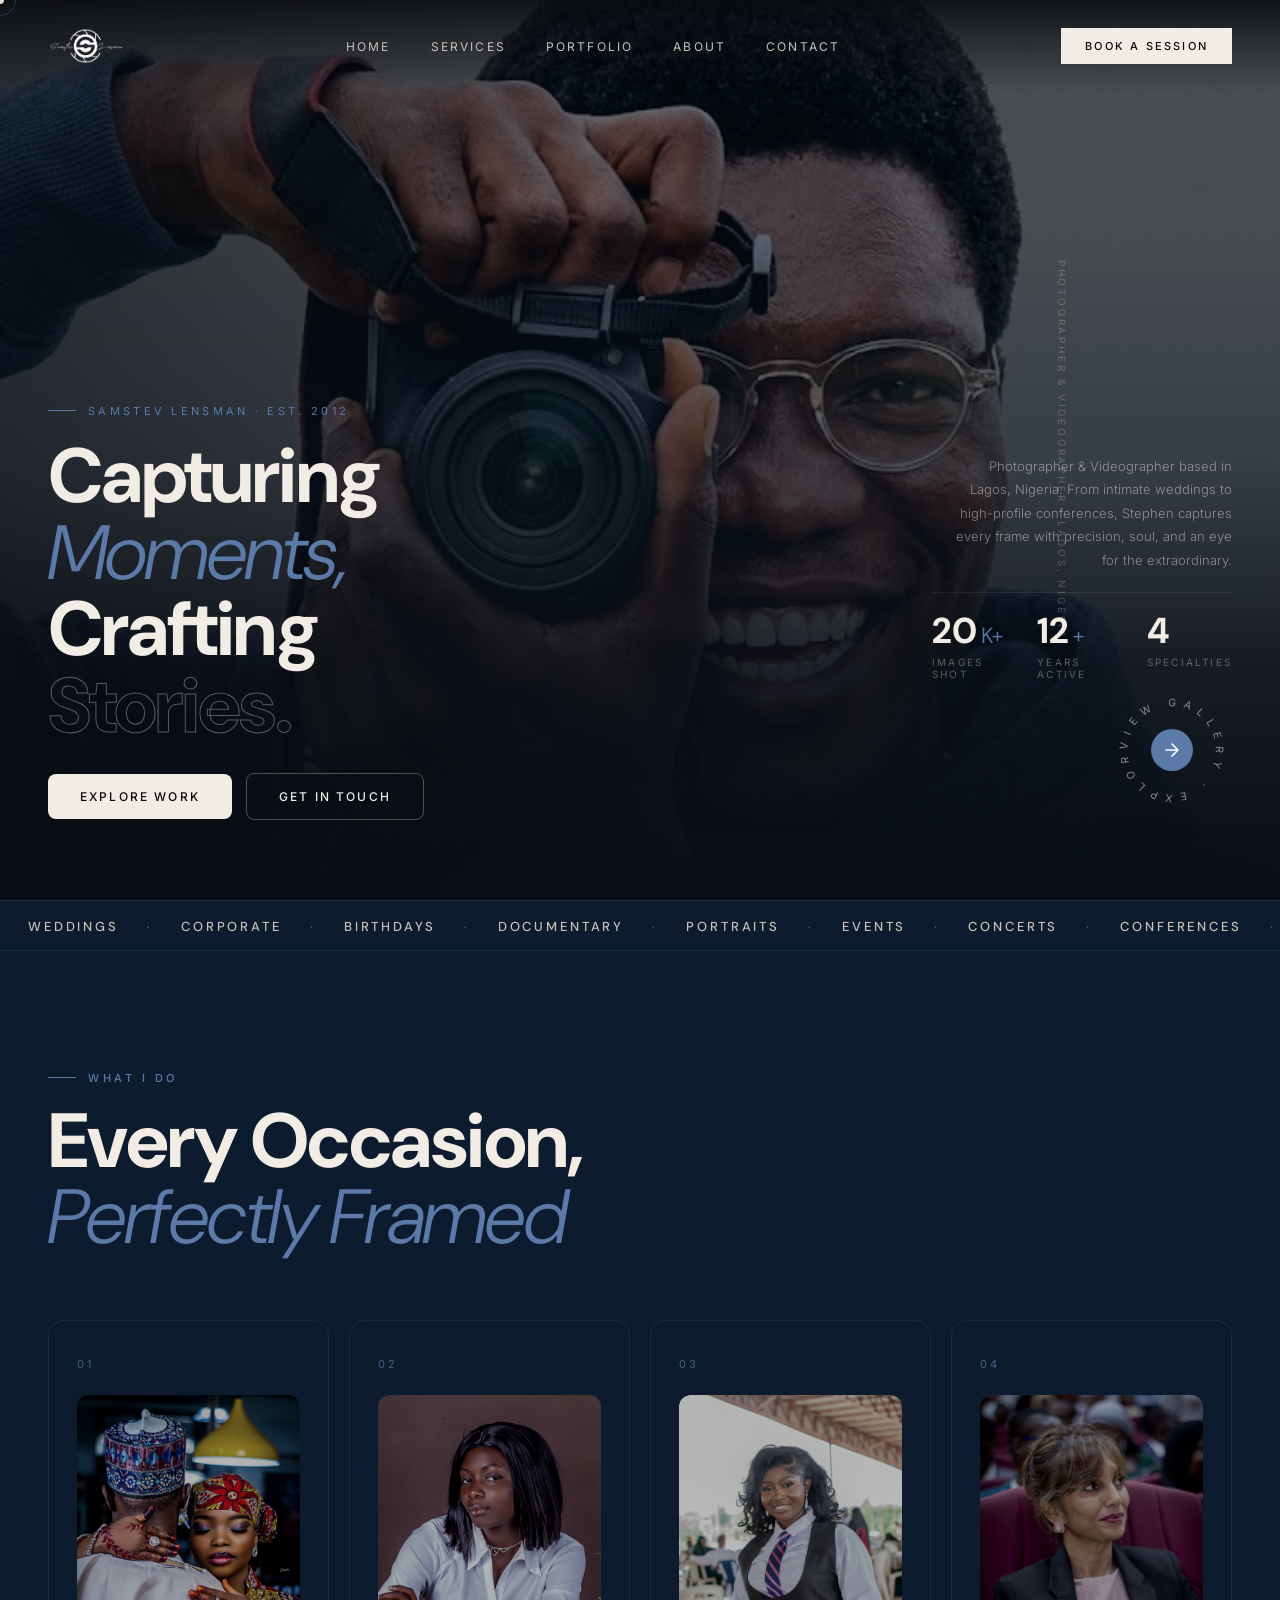
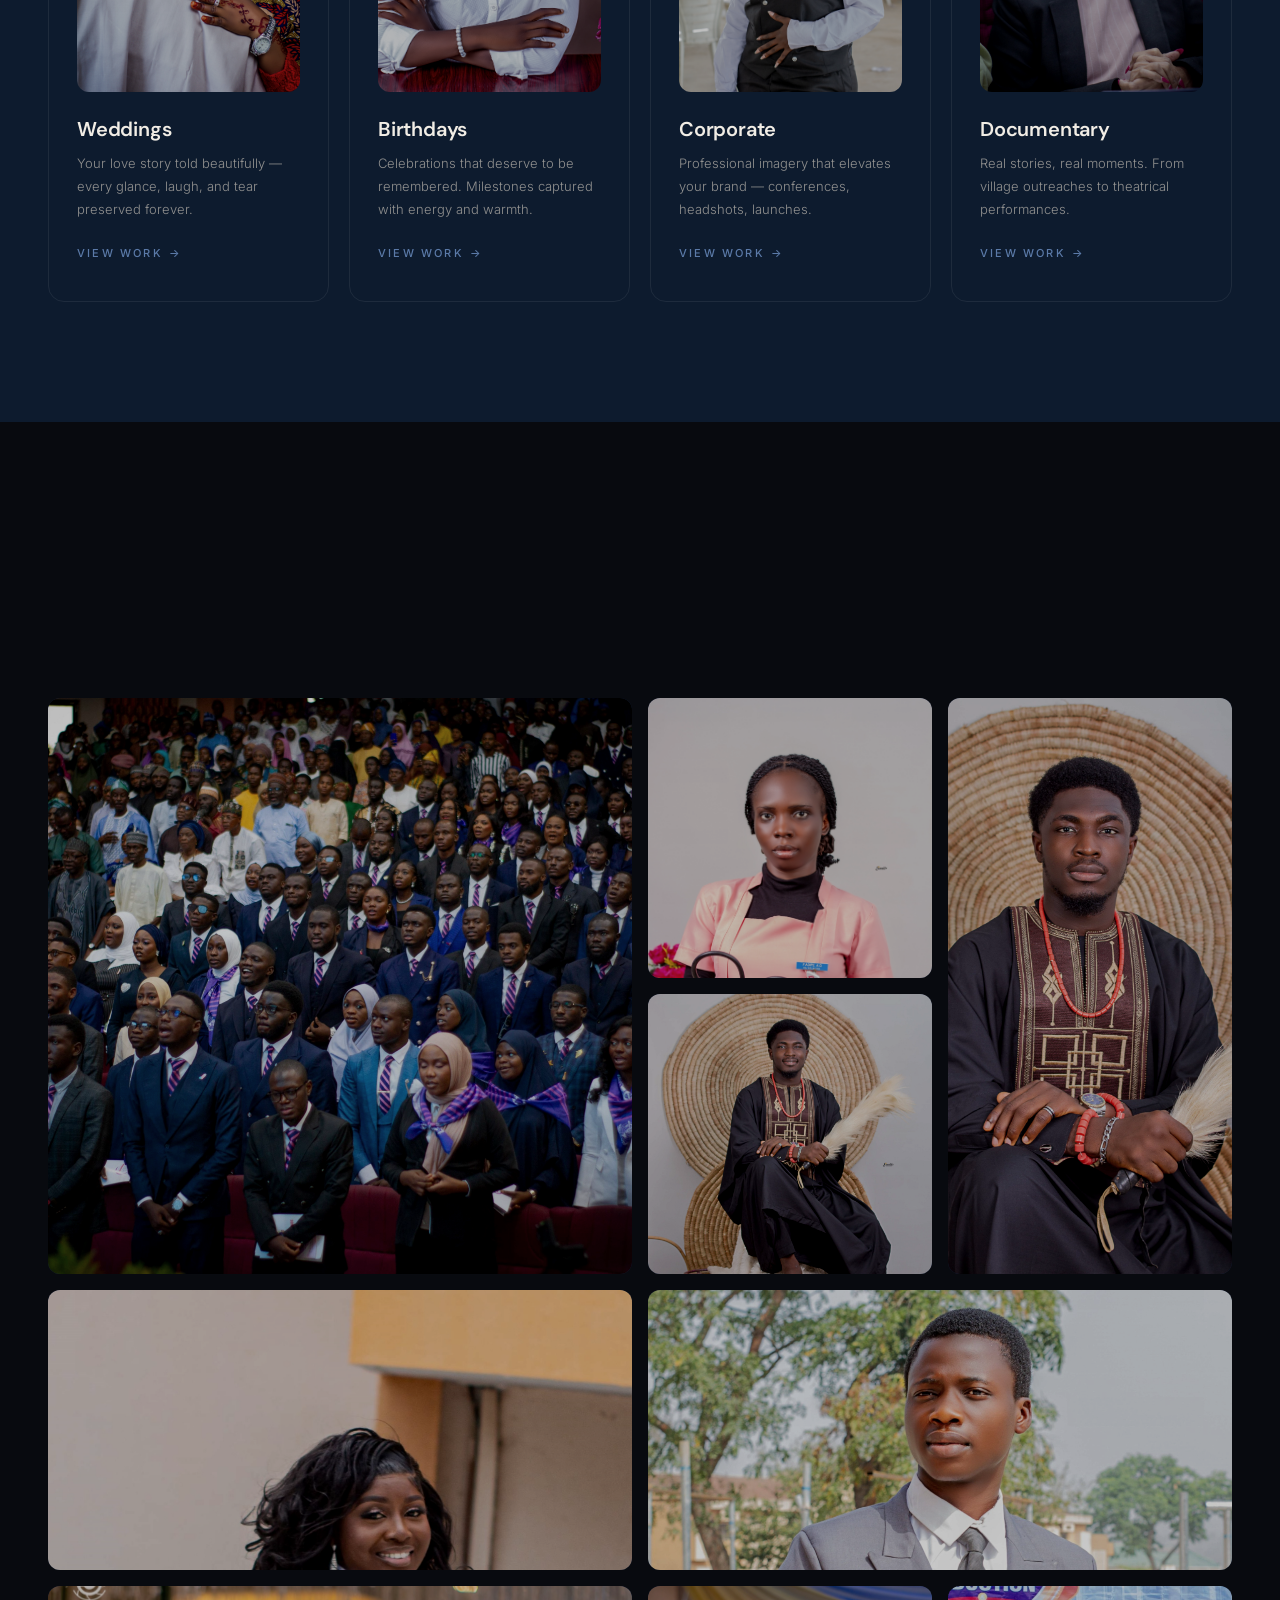
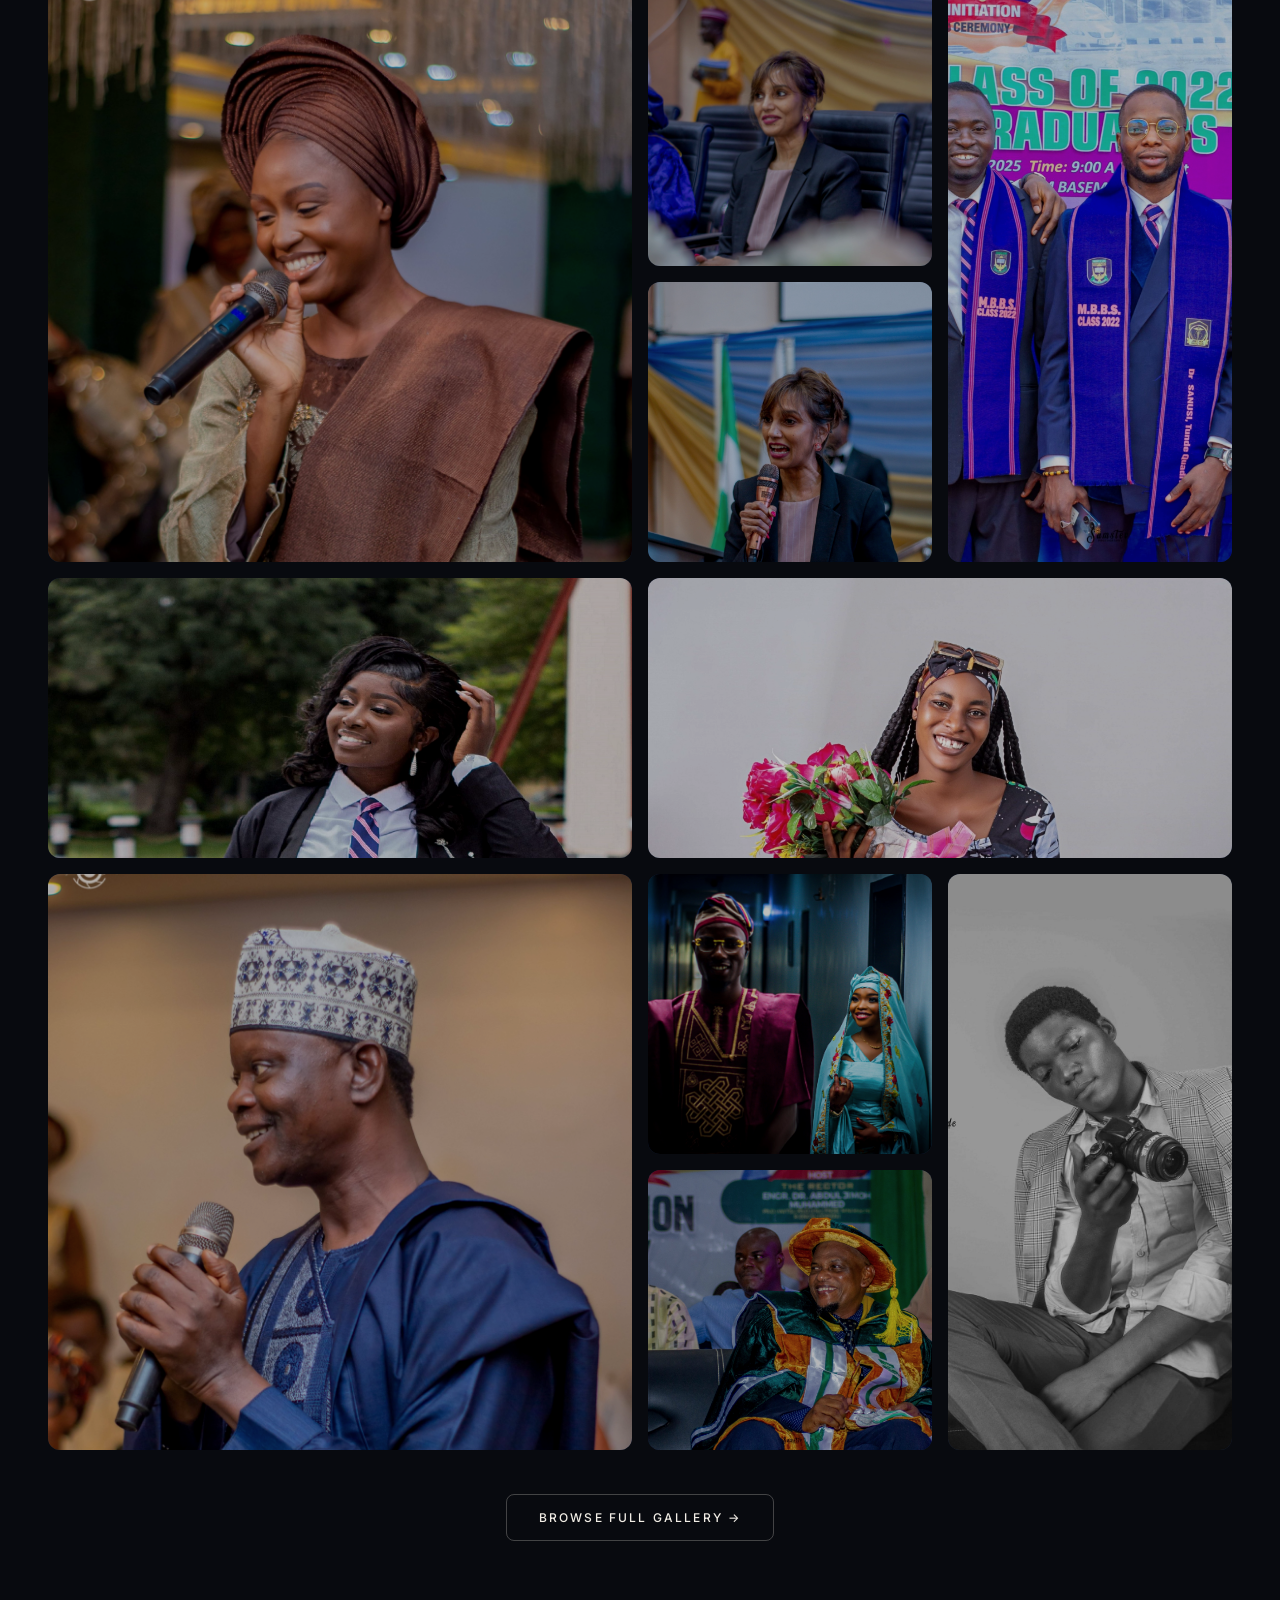
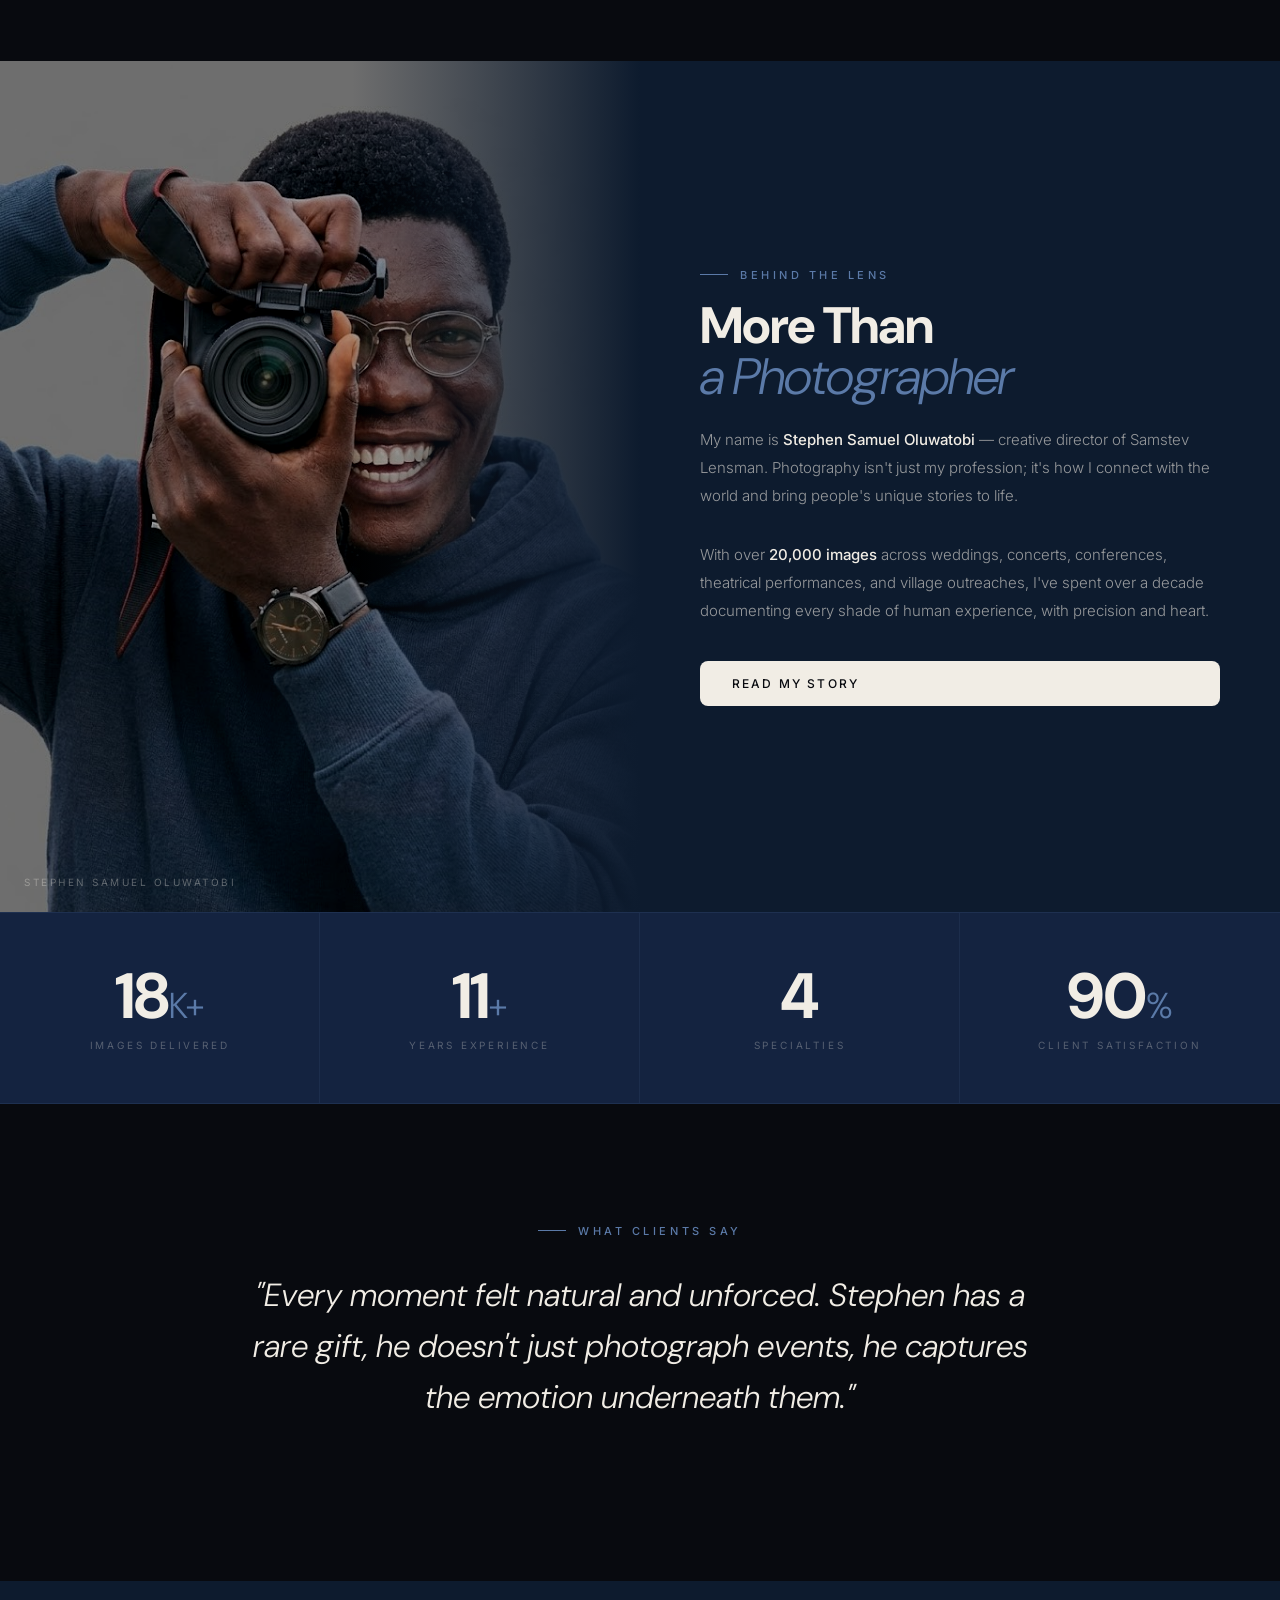
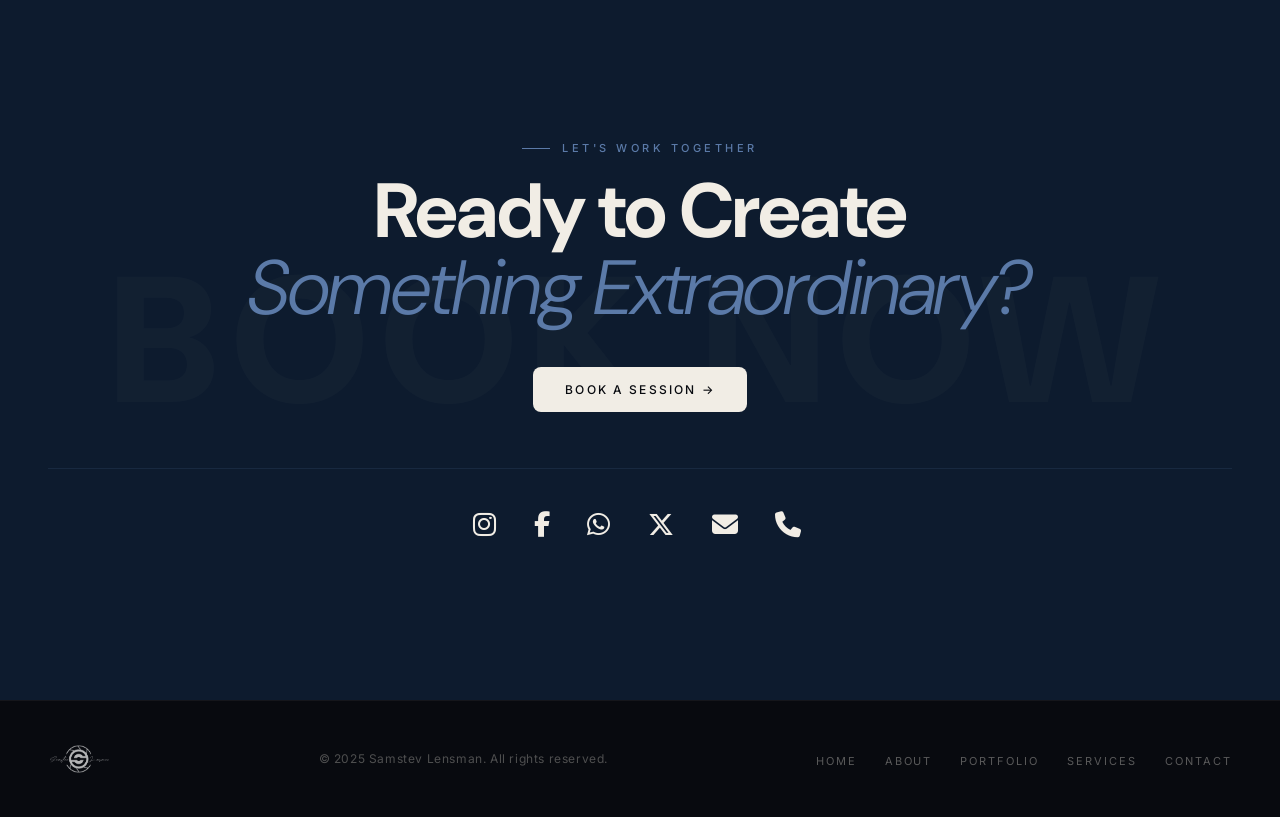
<file: index.html>
<!DOCTYPE html>
<html lang="en">
<head>
  <meta charset="UTF-8" />
  <meta name="viewport" content="width=device-width, initial-scale=1.0" />
  <meta name="description" content="Samstev Lensman — Professional photography capturing weddings, corporate events, documentary moments, and milestones." />
  <meta name="keywords" content="photography, lagos photographer, samstev lensman, samuel stephen, wedding photography, documentary photographer, event photography, corporate photography" />
  <meta name="author" content="Samuel Stephen" />
  <meta name="robots" content="index, follow" />
  <meta property="og:title" content="Samstev Lensman | Photography Portfolio" />
  <meta property="og:description" content="Professional photography capturing weddings, corporate events, documentary moments, and milestones." />
  <meta property="og:type" content="website" />
  <meta property="og:url" content="https://samstev.com" />
  <meta property="og:image" content="https://samstev.com/images/logo.png" />
  <meta name="twitter:card" content="summary_large_image" />
  <title>Samstev Lensman — Photographer & Videographer</title>
  <link rel="preconnect" href="https://fonts.googleapis.com" />
  <link rel="preconnect" href="https://fonts.gstatic.com" crossorigin />
  <link href="https://fonts.googleapis.com/css2?family=DM+Sans:ital,opsz,wght@0,9..40,300;0,9..40,400;0,9..40,500;0,9..40,700;0,9..40,900;1,9..40,300;1,9..40,400&family=Inter:wght@300;400;500&display=swap" rel="stylesheet" />
  <link rel="stylesheet" href="https://cdnjs.cloudflare.com/ajax/libs/font-awesome/6.5.1/css/all.min.css" integrity="sha512-DTOQO9RWCH3ppGqcWaEA1BIZOC6xxalwEsw9c2QQeAIftl+Vegovlnee1c9QX4TctnWMn13TZye+giMm8e2LwA==" crossorigin="anonymous" referrerpolicy="no-referrer" />
  <link rel="stylesheet" href="style.css" />
  <link rel="stylesheet" href="css/hero.css" />
  <link rel="stylesheet" href="css/gallery.css" />
</head>
<body>

  <!-- ░░ CURSOR ░░ -->
  <div class="cursor" id="cursor"></div>
  <div class="cursor-trail" id="cursorTrail"></div>

  <!-- ░░ NAV ░░ -->
  <header class="nav" id="nav">
    <a href="#" class="nav__logo">
      <img src="images/logo.png" alt="Samstev Lensman" />
    </a>

    <nav class="nav__links" id="navLinks">
      <a href="#">Home</a>
      <a href="pages/services.html">Services</a>
      <a href="pages/gallery.html">Portfolio</a>
      <a href="pages/about.html">About</a>
      <a href="pages/contact.html">Contact</a>
    </nav>

    <a href="https://wa.me/2349037733412" class="nav__cta" target="_blank" rel="noopener">
      Book a Session
    </a>

    <button class="nav__burger" id="burger" aria-label="Menu">
      <span></span><span></span>
    </button>
  </header>

  <!-- ░░ HERO ░░ -->
  <section class="hero" id="home">
    <div class="hero__media">
      <div class="hero__img" id="heroImg"></div>
      <div class="hero__grain"></div>
      <div class="hero__overlay-bottom"></div>
      <div class="hero__overlay-top"></div>
      <div class="hero__overlay-side"></div>
    </div>

    <div class="hero__content">
      <div class="hero__left">
        <p class="hero__eyebrow">
          <span class="eyebrow-line"></span>
          Samstev Lensman · Est. 2012
        </p>

        <h1 class="hero__headline">
          <span class="h-line" data-index="0">Capturing</span>
          <span class="h-line h-line--accent" data-index="1">Moments,</span>
          <span class="h-line" data-index="2">Crafting</span>
          <span class="h-line h-line--outline" data-index="3">Stories.</span>
        </h1>

        <div class="hero__actions">
          <a href="#work" class="btn btn--primary">Explore Work</a>
          <a href="#contact" class="btn btn--ghost">Get in Touch</a>
        </div>
      </div>

      <div class="hero__right">
        <p class="hero__sub">
          Photographer &amp; Videographer based in Lagos, Nigeria.
          From intimate weddings to high-profile conferences, Stephen captures
          every frame with precision, soul, and an eye for the extraordinary.
        </p>

        <div class="hero__stats">
          <div class="hero__stat">
            <span class="stat-num" data-target="20000">0</span>
            <span class="stat-suffix">+</span>
            <span class="stat-label">Images Shot</span>
          </div>
          <div class="hero__stat">
            <span class="stat-num" data-target="12">0</span>
            <span class="stat-suffix">+</span>
            <span class="stat-label">Years Active</span>
          </div>
          <div class="hero__stat">
            <span class="stat-num" data-target="4">0</span>
            <span class="stat-suffix"></span>
            <span class="stat-label">Specialties</span>
          </div>
        </div>
      </div>
    </div>

    <!-- Rotating badge -->
    <a href="#work" class="hero__badge" aria-label="View Gallery">
      <svg class="badge__ring" viewBox="0 0 120 120">
        <defs>
          <path id="tp" d="M60,60 m-44,0 a44,44 0 1,1 88,0 a44,44 0 1,1 -88,0"/>
        </defs>
        <text font-size="10.5" letter-spacing="7.2" fill="rgba(241,237,229,0.55)" font-family="Inter,sans-serif" font-weight="400">
          <textPath href="#tp">VIEW GALLERY · EXPLORE WORK ·</textPath>
        </text>
      </svg>
      <div class="badge__arrow">
        <svg width="18" height="18" viewBox="0 0 18 18" fill="none">
          <path d="M3 9H15M15 9L9 3M15 9L9 15" stroke="currentColor" stroke-width="1.6" stroke-linecap="round" stroke-linejoin="round"/>
        </svg>
      </div>
    </a>


    <!-- Side label -->
    <p class="hero__side-label">Photographer & Videographer · Lagos, Nigeria</p>
  </section>

  <!-- ░░ MARQUEE ░░ -->
  <div class="marquee">
    <div class="marquee__track">
      <span>Weddings</span><span class="sep">·</span>
      <span>Corporate</span><span class="sep">·</span>
      <span>Birthdays</span><span class="sep">·</span>
      <span>Documentary</span><span class="sep">·</span>
      <span>Portraits</span><span class="sep">·</span>
      <span>Events</span><span class="sep">·</span>
      <span>Concerts</span><span class="sep">·</span>
      <span>Conferences</span><span class="sep">·</span>
      <span>Weddings</span><span class="sep">·</span>
      <span>Corporate</span><span class="sep">·</span>
      <span>Birthdays</span><span class="sep">·</span>
      <span>Documentary</span><span class="sep">·</span>
      <span>Portraits</span><span class="sep">·</span>
      <span>Events</span><span class="sep">·</span>
      <span>Concerts</span><span class="sep">·</span>
      <span>Conferences</span><span class="sep">·</span>
    </div>
  </div>

  <!-- ░░ SERVICES ░░ -->
  <section class="section services" id="services">
    <div class="section__header reveal">
      <p class="eyebrow">What I Do</p>
      <h2 class="section__title">Every Occasion,<br /><em>Perfectly Framed</em></h2>
    </div>

    <div class="services__grid">
      <article class="service-card reveal" data-delay="0">
        <div class="service-card__num">01</div>
        <div class="service-card__img-wrap">
          <img src="images/weddings/wedding_001.jpg" alt="Weddings" loading="lazy" />
        </div>
        <div class="service-card__body">
          <h3>Weddings</h3>
          <p>Your love story told beautifully — every glance, laugh, and tear preserved forever.</p>
          <a href="pages/weddings.html" class="card-link">View Work <span>→</span></a>
        </div>
      </article>

      <article class="service-card reveal" data-delay="1">
        <div class="service-card__num">02</div>
        <div class="service-card__img-wrap">
          <img src="images/birthdays/birthday_001.jpg" alt="Birthdays" loading="lazy" />
        </div>
        <div class="service-card__body">
          <h3>Birthdays</h3>
          <p>Celebrations that deserve to be remembered. Milestones captured with energy and warmth.</p>
          <a href="pages/birthdays.html" class="card-link">View Work <span>→</span></a>
        </div>
      </article>

      <article class="service-card reveal" data-delay="2">
        <div class="service-card__num">03</div>
        <div class="service-card__img-wrap">
          <img src="images/corporate/corporate_001.jpg" alt="Corporate" loading="lazy" />
        </div>
        <div class="service-card__body">
          <h3>Corporate</h3>
          <p>Professional imagery that elevates your brand — conferences, headshots, launches.</p>
          <a href="pages/corporate.html" class="card-link">View Work <span>→</span></a>
        </div>
      </article>

      <article class="service-card reveal" data-delay="3">
        <div class="service-card__num">04</div>
        <div class="service-card__img-wrap">
          <img src="images/documentary/documentary_005.jpg" alt="Documentary" loading="lazy" />
        </div>
        <div class="service-card__body">
          <h3>Documentary</h3>
          <p>Real stories, real moments. From village outreaches to theatrical performances.</p>
          <a href="pages/documentary.html" class="card-link">View Work <span>→</span></a>
        </div>
      </article>
    </div>
  </section>

  <!-- ░░ WORK / GALLERY ░░ -->
  <section class="section gallery" id="work">
    <div class="gallery__header">
      <div class="reveal">
        <p class="eyebrow">Selected Work</p>
        <h2 class="section__title">The Portfolio</h2>
      </div>
      <div class="gallery__filters reveal" id="filters">
        <button class="filter active" data-filter="all">All</button>
        <button class="filter" data-filter="weddings">Weddings</button>
        <button class="filter" data-filter="corporate">Corporate</button>
        <button class="filter" data-filter="documentary">Documentary</button>
        <button class="filter" data-filter="birthdays">Birthdays</button>
      </div>
    </div>

    <div class="gallery__bento reveal" id="galleryBento">
      <div class="g-cell" data-cat="documentary"><img src="images/documentary/documentary_023.jpg" alt="Documentary photo documentary_023" loading="lazy" /><span class="g-label">documentary</span></div>
      <div class="g-cell" data-cat="corporate"><img src="images/corporate/corporate_029.jpg" alt="Corporate event photo corporate_029" loading="lazy" /><span class="g-label">corporate</span></div>
      <div class="g-cell" data-cat="birthdays"><img src="images/birthdays/birthday_011.jpg" alt="Birthday photo birthday_011" loading="lazy" /><span class="g-label">birthdays</span></div>
      <div class="g-cell" data-cat="birthdays"><img src="images/birthdays/birthday_012.jpg" alt="Birthday photo birthday_012" loading="lazy" /><span class="g-label">birthdays</span></div>
      <div class="g-cell" data-cat="photos"><img src="photos/photo_039.jpg" alt="Photo photo_039" loading="lazy" /><span class="g-label">photos</span></div>
      <div class="g-cell" data-cat="photos"><img src="photos/photo_023.jpg" alt="Photo photo_023" loading="lazy" /><span class="g-label">photos</span></div>
      <div class="g-cell" data-cat="weddings"><img src="images/weddings/wedding_009.jpg" alt="Wedding photo wedding_009" loading="lazy" /><span class="g-label">weddings</span></div>
      <div class="g-cell" data-cat="documentary"><img src="images/documentary/documentary_006.jpg" alt="Documentary photo documentary_006" loading="lazy" /><span class="g-label">documentary</span></div>
      <div class="g-cell" data-cat="corporate"><img src="images/corporate/corporate_021.jpg" alt="Corporate event photo corporate_021" loading="lazy" /><span class="g-label">corporate</span></div>
      <div class="g-cell" data-cat="documentary"><img src="images/documentary/documentary_010.jpg" alt="Documentary photo documentary_010" loading="lazy" /><span class="g-label">documentary</span></div>
      <div class="g-cell" data-cat="photos"><img src="photos/photo_038.jpg" alt="Photo photo_038" loading="lazy" /><span class="g-label">photos</span></div>
      <div class="g-cell" data-cat="photos"><img src="photos/photo_040.jpg" alt="Photo photo_040" loading="lazy" /><span class="g-label">photos</span></div>
      <div class="g-cell" data-cat="documentary"><img src="images/documentary/documentary_019.jpg" alt="Documentary photo documentary_019" loading="lazy" /><span class="g-label">documentary</span></div>
      <div class="g-cell" data-cat="weddings"><img src="images/weddings/wedding_004.jpg" alt="Wedding photo wedding_004" loading="lazy" /><span class="g-label">weddings</span></div>
      <div class="g-cell" data-cat="photos"><img src="photos/photo_033.jpg" alt="Photo photo_033" loading="lazy" /><span class="g-label">photos</span></div>
      <div class="g-cell" data-cat="photos"><img src="photos/photo_022.jpg" alt="Photo photo_022" loading="lazy" /><span class="g-label">photos</span></div>

    </div>

    <div class="gallery__more reveal">
      <a href="pages/gallery.html" class="btn btn--outline">Browse Full Gallery →</a>
    </div>
  </section>

  <!-- ░░ ABOUT ░░ -->
  <section class="about" id="about">
    <div class="about__img-col">
      <img src="images/samstev.jpg" alt="Stephen Samuel Oluwatobi" class="about__img" loading="lazy" />
      <div class="about__img-overlay"></div>
      <div class="about__img-caption">Stephen Samuel Oluwatobi</div>
    </div>
    <div class="about__text-col reveal">
      <p class="eyebrow">Behind the Lens</p>
      <h2 class="section__title" style="font-size:clamp(36px,4vw,60px);">More Than<br /><em>a Photographer</em></h2>
      <p class="about__body">
        My name is <strong>Stephen Samuel Oluwatobi</strong> — creative director of Samstev Lensman.
        Photography isn't just my profession; it's how I connect with the world and bring people's unique stories to life.
      </p>
      <p class="about__body">
        With over <strong>20,000 images</strong> across weddings, concerts, conferences, theatrical performances, and village outreaches,
        I've spent over a decade documenting every shade of human experience, with precision and heart.
      </p>
      <a href="pages/about.html" class="btn btn--primary">Read My Story</a>
    </div>
  </section>

  <!-- ░░ STATS ░░ -->
  <div class="stats-bar">
    <div class="stats-bar__item reveal">
      <span class="snum" data-target="20000">0</span><span class="ssfx">K+</span>
      <span class="slabel">Images Delivered</span>
    </div>
    <div class="stats-bar__item reveal" data-delay="1">
      <span class="snum" data-target="12">0</span><span class="ssfx">+</span>
      <span class="slabel">Years Experience</span>
    </div>
    <div class="stats-bar__item reveal" data-delay="2">
      <span class="snum" data-target="4">0</span><span class="ssfx"></span>
      <span class="slabel">Specialties</span>
    </div>
    <div class="stats-bar__item reveal" data-delay="3">
      <span class="snum" data-target="100">0</span><span class="ssfx">%</span>
      <span class="slabel">Client Satisfaction</span>
    </div>
  </div>

  <!-- ░░ TESTIMONIAL ░░ -->
  <section class="testimonial">
    <p class="eyebrow" style="text-align:center;justify-content:center;">What Clients Say</p>
    <blockquote class="testimonial__quote reveal">
      "Every moment felt natural and unforced. Stephen has a rare gift, he doesn't just photograph events,
      he captures the emotion underneath them."
    </blockquote>
    <p class="testimonial__author reveal">— Ayomide</p>
  </section>

  <!-- ░░ CONTACT / CTA ░░ -->
  <section class="contact-cta" id="contact">
    <div class="contact-cta__bg-text">BOOK NOW</div>
    <div class="contact-cta__content reveal">
      <p class="eyebrow" style="justify-content:center;">Let's Work Together</p>
      <h2 class="section__title" style="text-align:center;">Ready to Create<br /><em>Something Extraordinary?</em></h2>
      <a href="https://wa.me/2349037733412" class="btn btn--primary" target="_blank" rel="noopener">Book a Session →</a>

      <div class="contact-cta__socials" style="display: flex; gap: 32px; justify-content: center; align-items: center; flex-wrap: wrap;">
        <a href="https://www.instagram.com/samstev_lensman269?igsh=MXAxaWt6dHF1bGE1eg==" target="_blank" rel="noopener" style="color: var(--off-white); font-size: 26px; transition: color 0.3s;"><i class="fa-brands fa-instagram"></i></a>
        <a href="https://www.facebook.com/samuel.stephen.315080" target="_blank" rel="noopener" style="color: var(--off-white); font-size: 26px; transition: color 0.3s;"><i class="fa-brands fa-facebook-f"></i></a>
        <a href="https://wa.me/2349037733412" target="_blank" rel="noopener" style="color: var(--off-white); font-size: 26px; transition: color 0.3s;"><i class="fa-brands fa-whatsapp"></i></a>
        <a href="https://x.com/samstev225?t=w0C_TBRI7AKppU-ulTHghQ&s=09" target="_blank" rel="noopener" style="color: var(--off-white); font-size: 26px; transition: color 0.3s;"><i class="fa-brands fa-x-twitter"></i></a>
        <a href="mailto:stephenmondayoluwatobi225@gmail.com" style="color: var(--off-white); font-size: 26px; transition: color 0.3s;"><i class="fa-solid fa-envelope"></i></a>
        <a href="tel:+2349037733412" style="color: var(--off-white); font-size: 26px; transition: color 0.3s;"><i class="fa-solid fa-phone"></i></a>
      </div>
    </div>
  </section>

  <!-- ░░ FOOTER ░░ -->
  <footer class="footer">
    <div class="footer__logo">
      <img src="images/logo.png" alt="Samstev Lensman" />
    </div>
    <p class="footer__copy">© 2025 Samstev Lensman. All rights reserved.</p>
    <ul class="footer__nav">
      <li><a href="#">Home</a></li>
      <li><a href="pages/about.html">About</a></li>
      <li><a href="pages/gallery.html">Portfolio</a></li>
      <li><a href="pages/services.html">Services</a></li>
      <li><a href="pages/contact.html">Contact</a></li>
    </ul>
  </footer>

  <script src="script.js"></script>
</body>
</html>
</file>
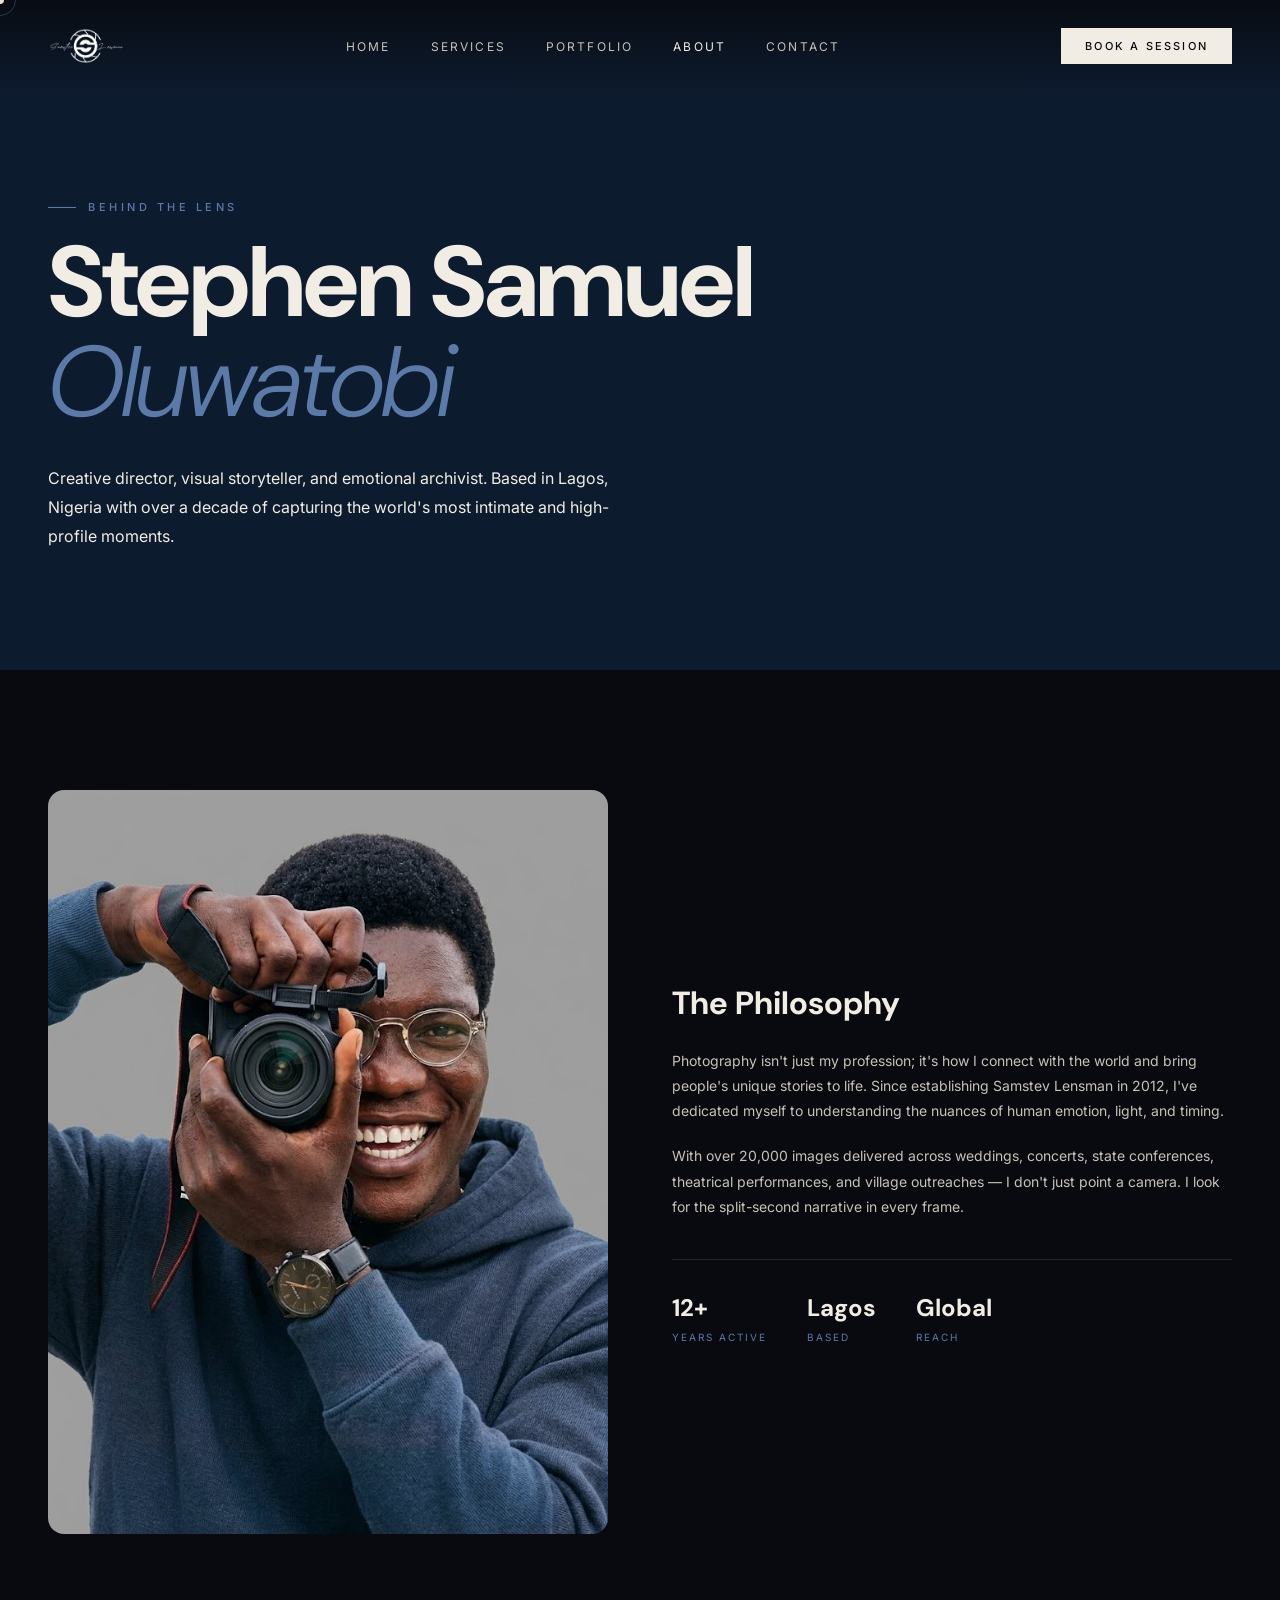
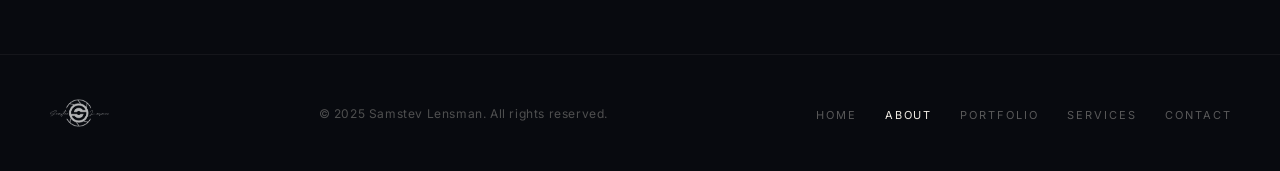
<file: pages/about.html>
<!DOCTYPE html>
<html lang="en">
<head>
  <meta charset="UTF-8" />
  <meta name="viewport" content="width=device-width, initial-scale=1.0" />
  <meta name="description" content="Samstev Lensman — Professional photography capturing weddings, corporate events, documentary moments, and milestones." />
  <meta name="keywords" content="photography, lagos photographer, samstev lensman, samuel stephen, wedding photography, documentary photographer, event photography, corporate photography" />
  <meta name="author" content="Samuel Stephen" />
  <meta name="robots" content="index, follow" />
  <meta property="og:title" content="Samstev Lensman | Photography Portfolio" />
  <meta property="og:description" content="Professional photography capturing weddings, corporate events, documentary moments, and milestones." />
  <meta property="og:type" content="website" />
  <meta property="og:url" content="https://samstev.com" />
  <meta property="og:image" content="https://samstev.com/images/logo.png" />
  <meta name="twitter:card" content="summary_large_image" />
  <title>About — Samstev Lensman</title>
  <link rel="preconnect" href="https://fonts.googleapis.com" />
  <link rel="preconnect" href="https://fonts.gstatic.com" crossorigin />
  <link href="https://fonts.googleapis.com/css2?family=DM+Sans:ital,opsz,wght@0,9..40,300;0,9..40,400;0,9..40,500;0,9..40,700;0,9..40,900;1,9..40,300;1,9..40,400&family=Inter:wght@300;400;500&display=swap" rel="stylesheet" />
  <link rel="stylesheet" href="../style.css" />
</head>
<body>

  <!-- ░░ CURSOR ░░ -->
  <div class="cursor" id="cursor"></div>
  <div class="cursor-trail" id="cursorTrail"></div>

  <!-- ░░ NAV ░░ -->
  <header class="nav" id="nav">
    <a href="../index.html" class="nav__logo">
      <img src="../images/logo.png" alt="Samstev Lensman" />
    </a>
    <nav class="nav__links" id="navLinks">
      <a href="../index.html">Home</a>
      <a href="services.html">Services</a>
      <a href="gallery.html">Portfolio</a>
      <a href="about.html" style="color: var(--off-white);">About</a>
      <a href="contact.html">Contact</a>
    </nav>
    <a href="https://wa.me/2349037733412" class="nav__cta" target="_blank" rel="noopener">Book a Session</a>
    <button class="nav__burger" id="burger" aria-label="Menu">
      <span></span><span></span>
    </button>
  </header>

  <!-- ░░ INNER HERO ░░ -->
  <section class="section" style="padding-top: 200px; min-height: 60vh; display: flex; flex-direction: column; justify-content: center; background: var(--navy);">
    <div class="reveal">
      <p class="eyebrow">Behind the Lens</p>
      <h1 class="section__title" style="font-size: clamp(48px, 8vw, 100px);">Stephen Samuel<br /><em>Oluwatobi</em></h1>
      <p class="hero__sub" style="margin-top: 32px; max-width: 600px; font-size: 16px; line-height: 1.8; text-align: left;">
        Creative director, visual storyteller, and emotional archivist. Based in Lagos, Nigeria with over a decade of capturing the world's most intimate and high-profile moments.
      </p>
    </div>
  </section>

  <!-- ░░ ABOUT CONTENT ░░ -->
  <section class="section">
    <div style="display: grid; grid-template-columns: 1fr 1fr; gap: 64px; align-items: center;" class="about-grid">
      <div class="about-img reveal">
        <img src="../images/samstev.jpg" alt="Stephen" style="width: 100%; border-radius: 16px; filter: grayscale(10%);" />
      </div>
      <div class="about-text reveal" data-delay="1">
        <h2 style="font-family: var(--font-display); font-size: 32px; color: var(--off-white); margin-bottom: 24px;">The Philosophy</h2>
        <p style="font-family: var(--font-body); font-size: 14px; color: var(--off-white-dim); line-height: 1.8; margin-bottom: 20px;">
          Photography isn't just my profession; it's how I connect with the world and bring people's unique stories to life. Since establishing Samstev Lensman in 2012, I've dedicated myself to understanding the nuances of human emotion, light, and timing.
        </p>
        <p style="font-family: var(--font-body); font-size: 14px; color: var(--off-white-dim); line-height: 1.8; margin-bottom: 32px;">
          With over 20,000 images delivered across weddings, concerts, state conferences, theatrical performances, and village outreaches — I don't just point a camera. I look for the split-second narrative in every frame.
        </p>
        
        <div style="display: flex; gap: 40px; margin-top: 40px; border-top: 1px solid rgba(255,255,255,0.1); padding-top: 32px;">
          <div>
            <h4 style="font-family: var(--font-display); font-size: 24px; color: var(--off-white);">12+</h4>
            <p style="font-size: 10px; text-transform: uppercase; letter-spacing: 0.2em; color: var(--slate-light); margin-top: 8px;">Years Active</p>
          </div>
          <div>
            <h4 style="font-family: var(--font-display); font-size: 24px; color: var(--off-white);">Lagos</h4>
            <p style="font-size: 10px; text-transform: uppercase; letter-spacing: 0.2em; color: var(--slate-light); margin-top: 8px;">Based</p>
          </div>
          <div>
            <h4 style="font-family: var(--font-display); font-size: 24px; color: var(--off-white);">Global</h4>
            <p style="font-size: 10px; text-transform: uppercase; letter-spacing: 0.2em; color: var(--slate-light); margin-top: 8px;">Reach</p>
          </div>
        </div>
      </div>
    </div>
  </section>

  <!-- ░░ FOOTER ░░ -->
  <footer class="footer">
    <div class="footer__logo">
      <img src="../images/logo.png" alt="Samstev Lensman" />
    </div>
    <p class="footer__copy">© 2025 Samstev Lensman. All rights reserved.</p>
    <ul class="footer__nav">
      <li><a href="../index.html">Home</a></li>
      <li><a href="about.html" style="color: var(--off-white);">About</a></li>
      <li><a href="gallery.html">Portfolio</a></li>
      <li><a href="services.html">Services</a></li>
      <li><a href="contact.html">Contact</a></li>
    </ul>
  </footer>

  <script src="../script.js"></script>
  <!-- Basic styling for the about responsive grid -->
  <style>
    @media (max-width: 768px) {
      .about-grid { grid-template-columns: 1fr !important; }
    }
  </style>
</body>
</html>
</file>
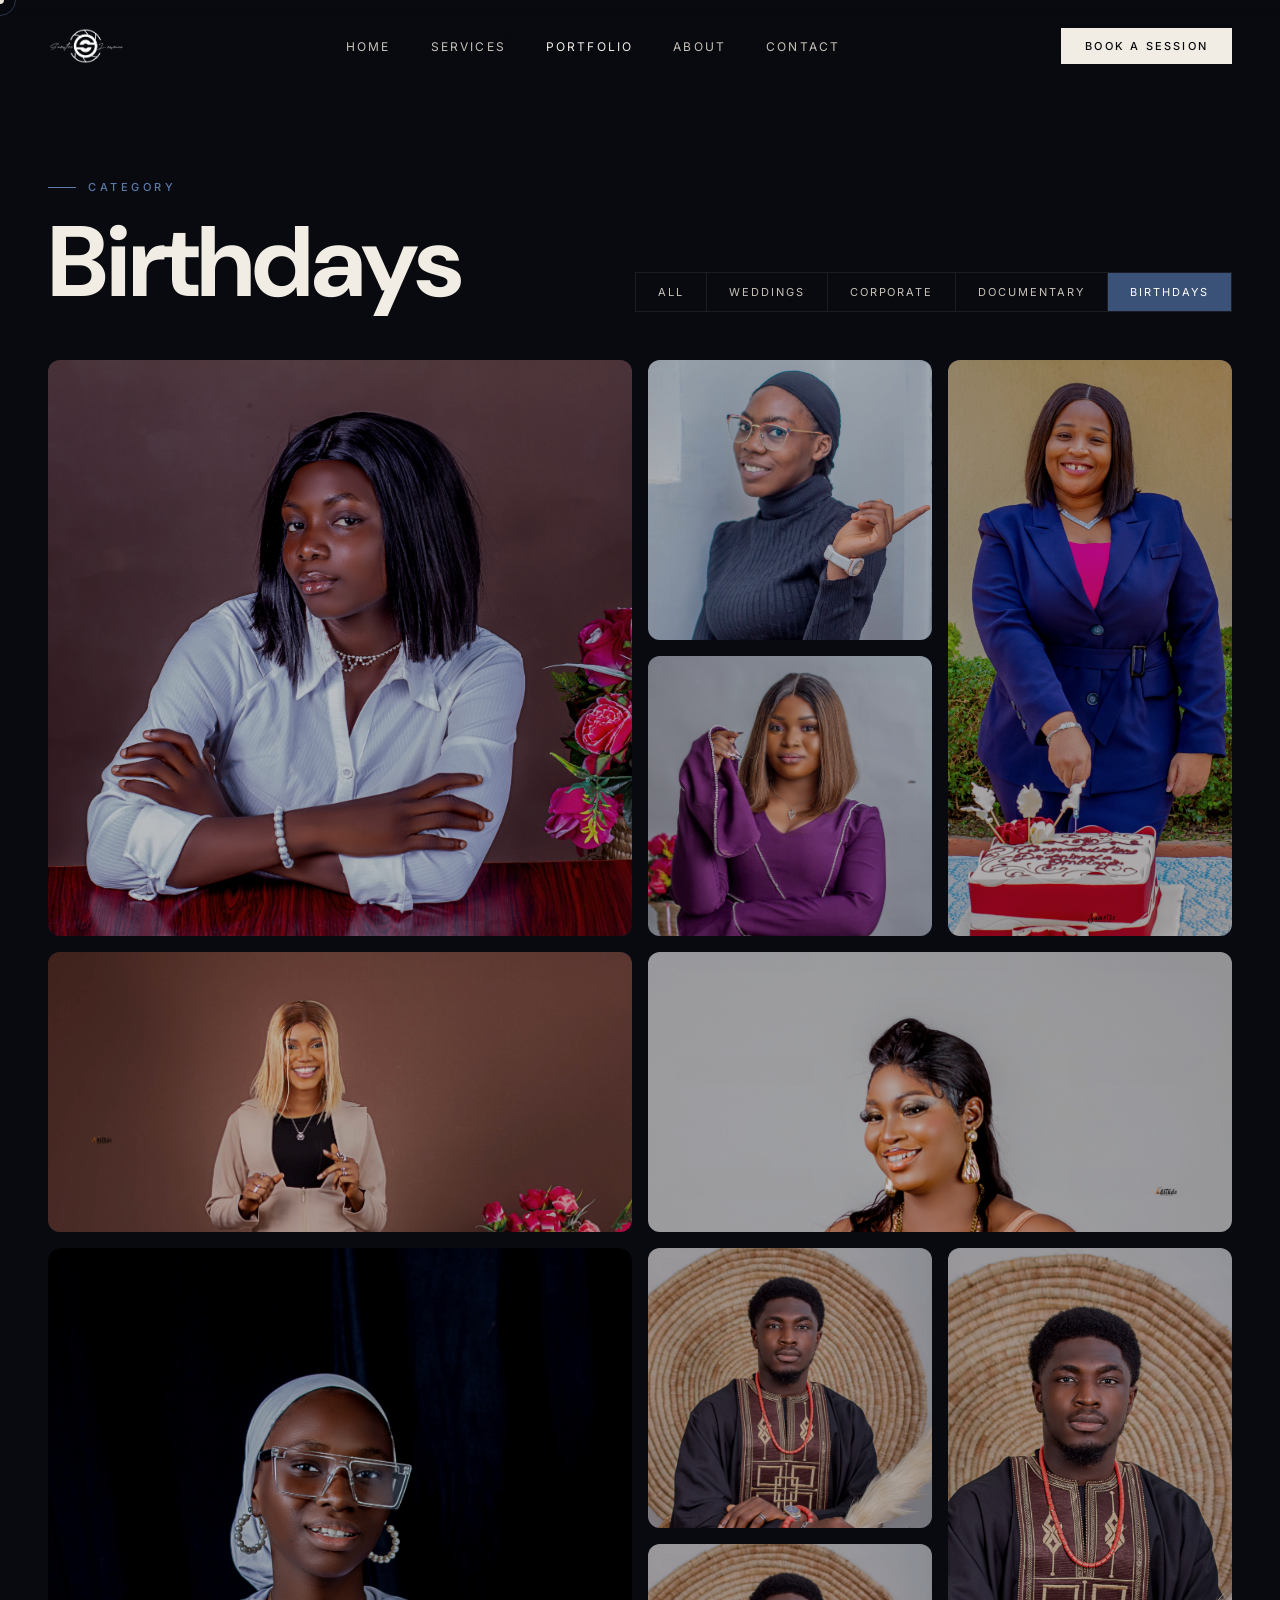
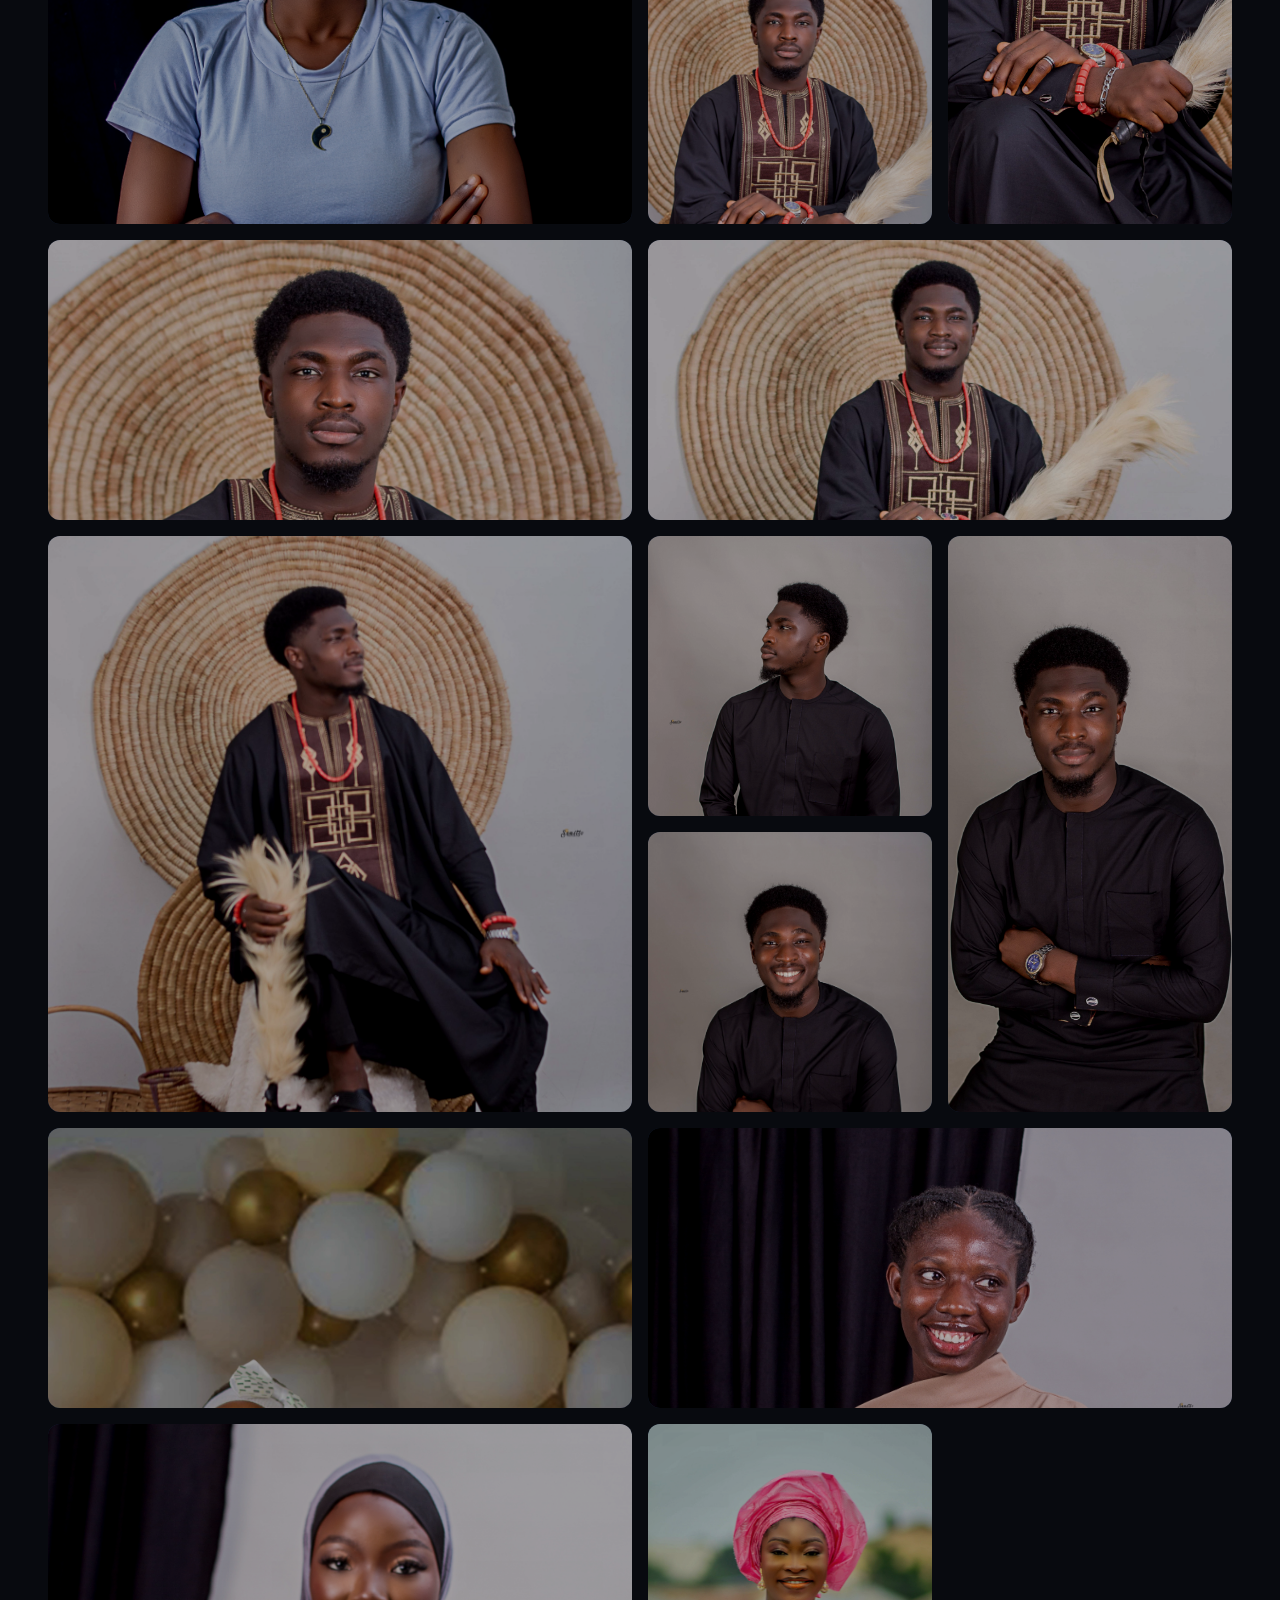
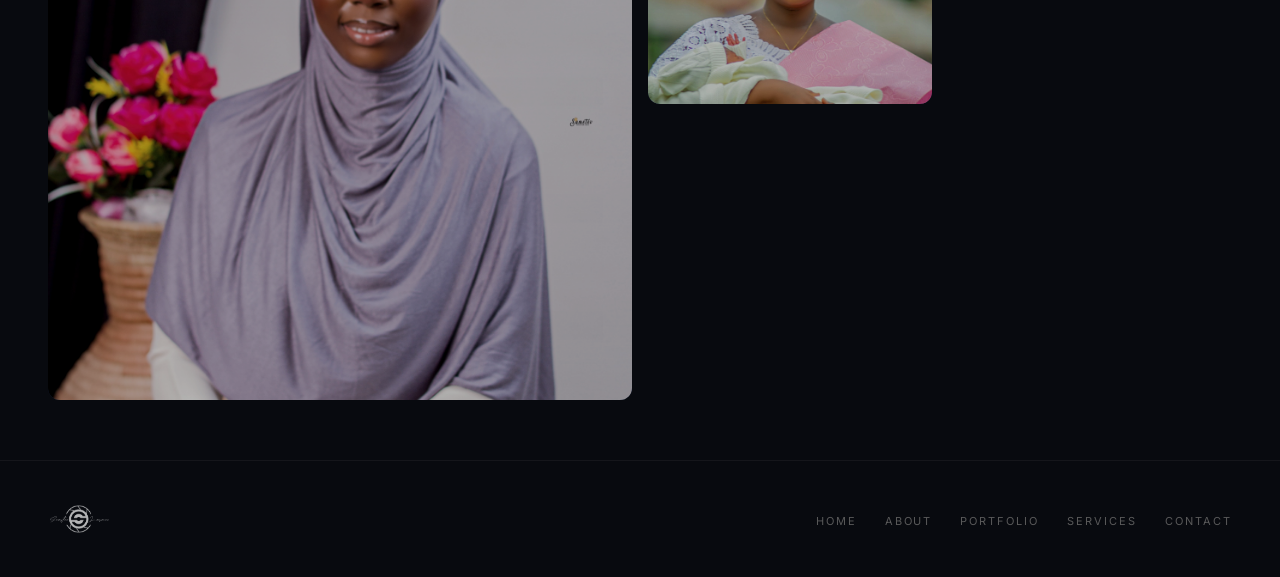
<file: pages/birthdays.html>
<!DOCTYPE html>
<html lang="en">
<head>
  <meta charset="UTF-8" />
  <meta name="viewport" content="width=device-width, initial-scale=1.0" />
  <meta name="description" content="Samstev Lensman — Professional photography capturing weddings, corporate events, documentary moments, and milestones." />
  <meta name="keywords" content="photography, lagos photographer, samstev lensman, samuel stephen, wedding photography, documentary photographer, event photography, corporate photography" />
  <meta name="author" content="Samuel Stephen" />
  <meta name="robots" content="index, follow" />
  <meta property="og:title" content="Samstev Lensman | Photography Portfolio" />
  <meta property="og:description" content="Professional photography capturing weddings, corporate events, documentary moments, and milestones." />
  <meta property="og:type" content="website" />
  <meta property="og:url" content="https://samstev.com" />
  <meta property="og:image" content="https://samstev.com/images/logo.png" />
  <meta name="twitter:card" content="summary_large_image" />
  <title>Birthdays — Samstev Lensman</title>
  <link rel="preconnect" href="https://fonts.googleapis.com" />
  <link rel="preconnect" href="https://fonts.gstatic.com" crossorigin />
  <link href="https://fonts.googleapis.com/css2?family=DM+Sans:ital,wght@0,300..900;1,300..900&family=Inter:wght@300;400;500&display=swap" rel="stylesheet" />
  <link rel="stylesheet" href="../style.css" />
  <link rel="stylesheet" href="../css/gallery.css" />
</head>
<body>
  <div class="cursor" id="cursor"></div>
  <div class="cursor-trail" id="cursorTrail"></div>

  <header class="nav" id="nav">
    <a href="../index.html" class="nav__logo"><img src="../images/logo.png" alt="Samstev Lensman logo" /></a>
    <nav class="nav__links" id="navLinks">
      <a href="../index.html">Home</a>
      <a href="services.html">Services</a>
      <a href="gallery.html" style="color: var(--off-white);">Portfolio</a>
      <a href="about.html">About</a>
      <a href="contact.html">Contact</a>
    </nav>
    <a href="https://wa.me/2349037733412" class="nav__cta" target="_blank" rel="noopener">Book a Session</a>
    <button class="nav__burger" id="burger"><span></span><span></span></button>
  </header>

  <section class="section" style="padding-top: 180px; padding-bottom: 60px; background: var(--black);">
    <div class="gallery__header">
      <div class="reveal">
        <p class="eyebrow">category</p>
        <h1 class="section__title" style="font-size: clamp(48px, 8vw, 100px);">Birthdays</h1>
      </div>
      <div class="gallery__filters reveal" id="filters">
        <button class="filter" onclick="window.location.href='gallery.html'">All</button>
        <button class="filter" onclick="window.location.href='weddings.html'">Weddings</button>
        <button class="filter" onclick="window.location.href='corporate.html'">Corporate</button>
        <button class="filter" onclick="window.location.href='documentary.html'">Documentary</button>
        <button class="filter active">Birthdays</button>
      </div>
    </div>

    <div class="gallery__bento reveal" id="galleryBento" style="margin-top: 48px;">
      <div class="g-cell"><img src="../images/birthdays/birthday_001.jpg" alt="Birthday photo birthday_001" loading="lazy" /></div>
      <div class="g-cell"><img src="../images/birthdays/birthday_002.jpg" alt="Birthday photo birthday_002" loading="lazy" /></div>
      <div class="g-cell"><img src="../images/birthdays/birthday_003.jpg" alt="Birthday photo birthday_003" loading="lazy" /></div>
      <div class="g-cell"><img src="../images/birthdays/birthday_004.jpg" alt="Birthday photo birthday_004" loading="lazy" /></div>
      <div class="g-cell"><img src="../images/birthdays/birthday_005.jpg" alt="Birthday photo birthday_005" loading="lazy" /></div>
      <div class="g-cell"><img src="../images/birthdays/birthday_006.jpg" alt="Birthday photo birthday_006" loading="lazy" /></div>
      <div class="g-cell"><img src="../images/birthdays/birthday_007.jpg" alt="Birthday photo birthday_007" loading="lazy" /></div>
      <div class="g-cell"><img src="../images/birthdays/birthday_008.jpg" alt="Birthday photo birthday_008" loading="lazy" /></div>
      <div class="g-cell"><img src="../images/birthdays/birthday_009.jpg" alt="Birthday photo birthday_009" loading="lazy" /></div>
      <div class="g-cell"><img src="../images/birthdays/birthday_010.jpg" alt="Birthday photo birthday_010" loading="lazy" /></div>
      <div class="g-cell"><img src="../images/birthdays/birthday_011.jpg" alt="Birthday photo birthday_011" loading="lazy" /></div>
      <div class="g-cell"><img src="../images/birthdays/birthday_012.jpg" alt="Birthday photo birthday_012" loading="lazy" /></div>
      <div class="g-cell"><img src="../images/birthdays/birthday_013.jpg" alt="Birthday photo birthday_013" loading="lazy" /></div>
      <div class="g-cell"><img src="../images/birthdays/birthday_014.jpg" alt="Birthday photo birthday_014" loading="lazy" /></div>
      <div class="g-cell"><img src="../images/birthdays/birthday_015.jpg" alt="Birthday photo birthday_015" loading="lazy" /></div>
      <div class="g-cell"><img src="../images/birthdays/birthday_016.jpg" alt="Birthday photo birthday_016" loading="lazy" /></div>
      <div class="g-cell"><img src="../images/birthdays/birthday_017.jpg" alt="Birthday photo birthday_017" loading="lazy" /></div>
      <div class="g-cell"><img src="../images/birthdays/birthday_018.jpg" alt="Birthday photo birthday_018" loading="lazy" /></div>
      <div class="g-cell"><img src="../images/birthdays/birthday_019.jpg" alt="Birthday photo birthday_019" loading="lazy" /></div>
      <div class="g-cell"><img src="../images/birthdays/birthday_020.jpg" alt="Birthday photo birthday_020" loading="lazy" /></div>
    </div>
  </section>

  <footer class="footer">
    <div class="footer__logo"><img src="../images/logo.png" alt="Samstev Lensman logo" /></div>
    <ul class="footer__nav">
      <li><a href="../index.html">Home</a></li>
      <li><a href="about.html">About</a></li><li><a href="gallery.html">Portfolio</a></li>
      <li><a href="services.html">Services</a></li><li><a href="contact.html">Contact</a></li>
    </ul>
  </footer>
  <script src="../script.js"></script>
</body>
</html>
</file>
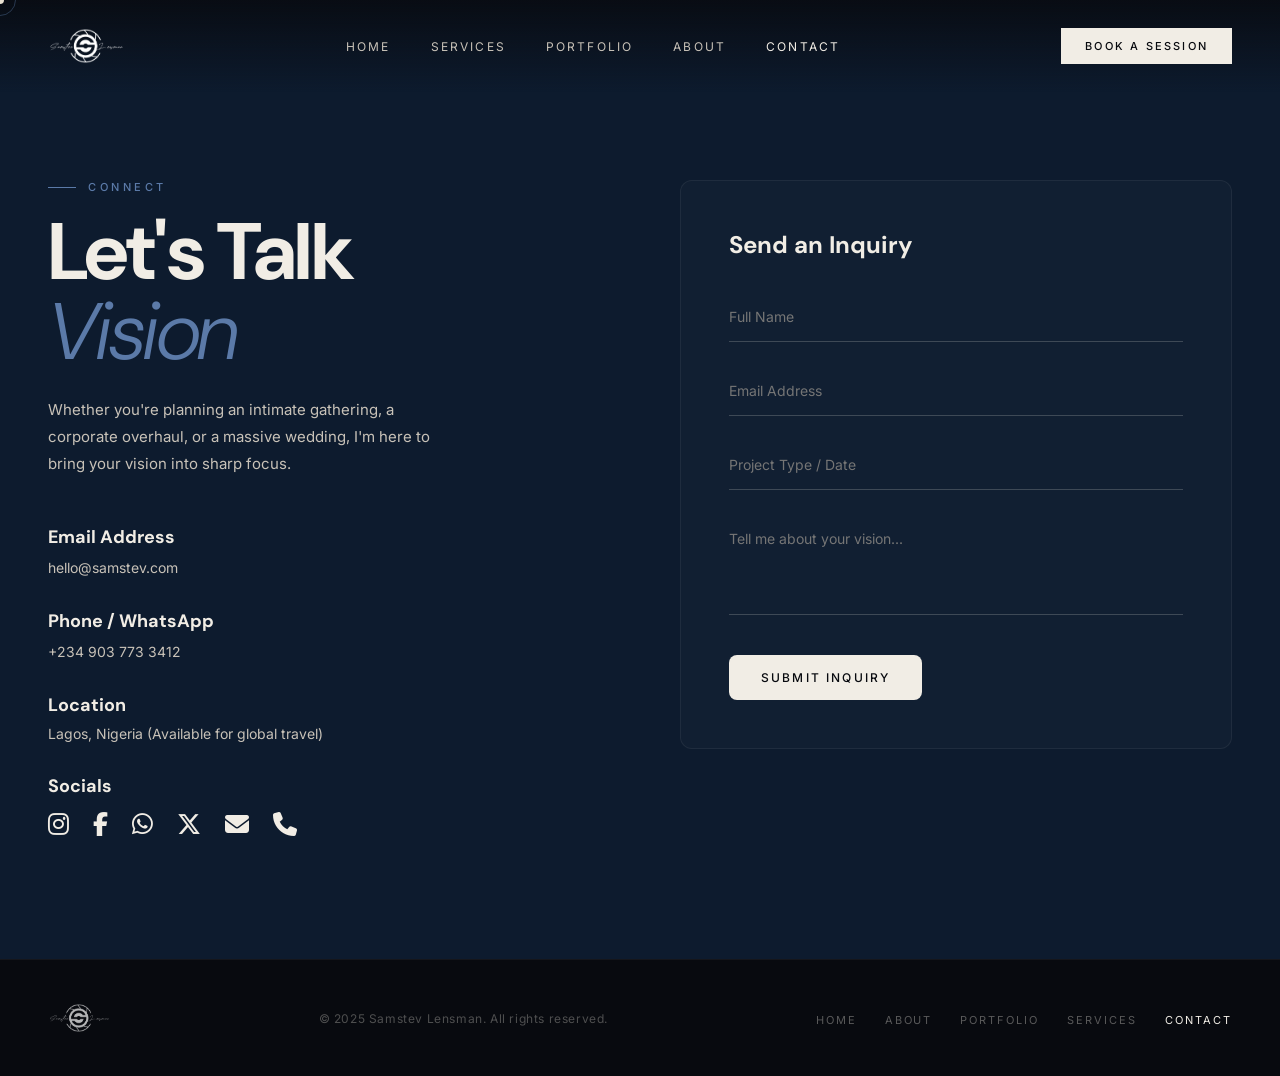
<file: pages/contact.html>
<!DOCTYPE html>
<html lang="en">
<head>
  <meta charset="UTF-8" />
  <meta name="viewport" content="width=device-width, initial-scale=1.0" />
  <meta name="description" content="Samstev Lensman — Professional photography capturing weddings, corporate events, documentary moments, and milestones." />
  <meta name="keywords" content="photography, lagos photographer, samstev lensman, samuel stephen, wedding photography, documentary photographer, event photography, corporate photography" />
  <meta name="author" content="Samuel Stephen" />
  <meta name="robots" content="index, follow" />
  <meta property="og:title" content="Samstev Lensman | Photography Portfolio" />
  <meta property="og:description" content="Professional photography capturing weddings, corporate events, documentary moments, and milestones." />
  <meta property="og:type" content="website" />
  <meta property="og:url" content="https://samstev.com" />
  <meta property="og:image" content="https://samstev.com/images/logo.png" />
  <meta name="twitter:card" content="summary_large_image" />
  <title>Contact — Samstev Lensman</title>
  <link rel="preconnect" href="https://fonts.googleapis.com" />
  <link rel="preconnect" href="https://fonts.gstatic.com" crossorigin />
  <link href="https://fonts.googleapis.com/css2?family=DM+Sans:ital,opsz,wght@0,9..40,300;0,9..40,400;0,9..40,500;0,9..40,700;0,9..40,900;1,9..40,300;1,9..40,400&family=Inter:wght@300;400;500&display=swap" rel="stylesheet" />
  <link rel="stylesheet" href="https://cdnjs.cloudflare.com/ajax/libs/font-awesome/6.5.1/css/all.min.css" integrity="sha512-DTOQO9RWCH3ppGqcWaEA1BIZOC6xxalwEsw9c2QQeAIftl+Vegovlnee1c9QX4TctnWMn13TZye+giMm8e2LwA==" crossorigin="anonymous" referrerpolicy="no-referrer" />
  <link rel="stylesheet" href="../style.css" />
</head>
<body>

  <!-- ░░ CURSOR ░░ -->
  <div class="cursor" id="cursor"></div>
  <div class="cursor-trail" id="cursorTrail"></div>

  <!-- ░░ NAV ░░ -->
  <header class="nav" id="nav">
    <a href="../index.html" class="nav__logo">
      <img src="../images/logo.png" alt="Samstev Lensman" />
    </a>
    <nav class="nav__links" id="navLinks">
      <a href="../index.html">Home</a>
      <a href="services.html">Services</a>
      <a href="gallery.html">Portfolio</a>
      <a href="about.html">About</a>
      <a href="contact.html" style="color: var(--off-white);">Contact</a>
    </nav>
    <a href="https://wa.me/2349037733412" class="nav__cta" target="_blank" rel="noopener">Book a Session</a>
    <button class="nav__burger" id="burger" aria-label="Menu">
      <span></span><span></span>
    </button>
  </header>

  <!-- ░░ CONTACT SECTION ░░ -->
  <section class="section" style="padding-top: 180px; padding-bottom: 120px; background: var(--navy);">
    <div style="display: grid; grid-template-columns: 1fr 1fr; gap: 80px; align-items: start;" class="contact-grid">
      
      <!-- Connect Left -->
      <div class="reveal">
        <p class="eyebrow">Connect</p>
        <h1 class="section__title" style="font-size: clamp(48px, 8vw, 80px); margin-bottom: 24px;">Let's Talk<br /><em>Vision</em></h1>
        <p style="font-size: 15px; color: var(--off-white-dim); line-height: 1.8; max-width: 400px; margin-bottom: 48px;">
          Whether you're planning an intimate gathering, a corporate overhaul, or a massive wedding, I'm here to bring your vision into sharp focus.
        </p>
        
        <div style="display: flex; flex-direction: column; gap: 32px;">
          <div>
            <h4 style="font-family: var(--font-display); font-size: 18px; color: var(--off-white); margin-bottom: 8px;">Email Address</h4>
            <a href="mailto:hello@samstev.com" style="color: var(--off-white-dim); text-decoration: none; font-size: 14px;">hello@samstev.com</a>
          </div>
          <div>
            <h4 style="font-family: var(--font-display); font-size: 18px; color: var(--off-white); margin-bottom: 8px;">Phone / WhatsApp</h4>
            <a href="https://wa.me/2349037733412" style="color: var(--off-white-dim); text-decoration: none; font-size: 14px;">+234 903 773 3412</a>
          </div>
          <div>
            <h4 style="font-family: var(--font-display); font-size: 18px; color: var(--off-white); margin-bottom: 8px;">Location</h4>
            <p style="color: var(--off-white-dim); font-size: 14px;">Lagos, Nigeria (Available for global travel)</p>
          </div>
          <div>
            <h4 style="font-family: var(--font-display); font-size: 18px; color: var(--off-white); margin-bottom: 12px;">Socials</h4>
            <div style="display: flex; gap: 24px; align-items: center;">
              <a href="https://www.instagram.com/samstev_lensman269?igsh=MXAxaWt6dHF1bGE1eg==" target="_blank" rel="noopener" style="color: var(--off-white); font-size: 24px; transition: color 0.3s;"><i class="fa-brands fa-instagram"></i></a>
              <a href="https://www.facebook.com/samuel.stephen.315080" target="_blank" rel="noopener" style="color: var(--off-white); font-size: 24px; transition: color 0.3s;"><i class="fa-brands fa-facebook-f"></i></a>
              <a href="https://wa.me/2349037733412" target="_blank" rel="noopener" style="color: var(--off-white); font-size: 24px; transition: color 0.3s;"><i class="fa-brands fa-whatsapp"></i></a>
              <a href="https://x.com/samstev225?t=w0C_TBRI7AKppU-ulTHghQ&s=09" target="_blank" rel="noopener" style="color: var(--off-white); font-size: 24px; transition: color 0.3s;"><i class="fa-brands fa-x-twitter"></i></a>
              <a href="mailto:stephenmondayoluwatobi225@gmail.com" style="color: var(--off-white); font-size: 24px; transition: color 0.3s;"><i class="fa-solid fa-envelope"></i></a>
              <a href="tel:+2349037733412" style="color: var(--off-white); font-size: 24px; transition: color 0.3s;"><i class="fa-solid fa-phone"></i></a>
            </div>
          </div>
        </div>
      </div>

      <!-- Form Right -->
      <div class="reveal" data-delay="1" style="background: rgba(255,255,255,0.02); border: 1px solid rgba(255,255,255,0.06); padding: 48px; border-radius: 12px;">
        <h3 style="font-family: var(--font-display); font-size: 24px; color: var(--off-white); margin-bottom: 32px;">Send an Inquiry</h3>
        <form style="display: flex; flex-direction: column; gap: 24px;">
          <input type="text" placeholder="Full Name" style="background: transparent; border: none; border-bottom: 1px solid rgba(241,237,229,0.2); padding: 16px 0; color: var(--white); outline: none; font-family: var(--font-body); font-size: 14px;" />
          <input type="email" placeholder="Email Address" style="background: transparent; border: none; border-bottom: 1px solid rgba(241,237,229,0.2); padding: 16px 0; color: var(--white); outline: none; font-family: var(--font-body); font-size: 14px;" />
          <input type="text" placeholder="Project Type / Date" style="background: transparent; border: none; border-bottom: 1px solid rgba(241,237,229,0.2); padding: 16px 0; color: var(--white); outline: none; font-family: var(--font-body); font-size: 14px;" />
          <textarea placeholder="Tell me about your vision..." rows="4" style="background: transparent; border: none; border-bottom: 1px solid rgba(241,237,229,0.2); padding: 16px 0; color: var(--white); outline: none; font-family: var(--font-body); font-size: 14px; resize: none;"></textarea>
          <button type="button" class="btn btn--primary" style="margin-top: 16px; border: none; cursor: pointer; align-self: flex-start;">Submit Inquiry</button>
        </form>
      </div>

    </div>
  </section>

  <!-- ░░ FOOTER ░░ -->
  <footer class="footer">
    <div class="footer__logo">
      <img src="../images/logo.png" alt="Samstev Lensman" />
    </div>
    <p class="footer__copy">© 2025 Samstev Lensman. All rights reserved.</p>
    <ul class="footer__nav">
      <li><a href="../index.html">Home</a></li>
      <li><a href="about.html">About</a></li>
      <li><a href="gallery.html">Portfolio</a></li>
      <li><a href="services.html">Services</a></li>
      <li><a href="contact.html" style="color: var(--off-white);">Contact</a></li>
    </ul>
  </footer>

  <script src="../script.js"></script>
  <style>
    @media (max-width: 768px) {
      .contact-grid { grid-template-columns: 1fr !important; gap: 56px !important; }
    }
  </style>
</body>
</html>
</file>
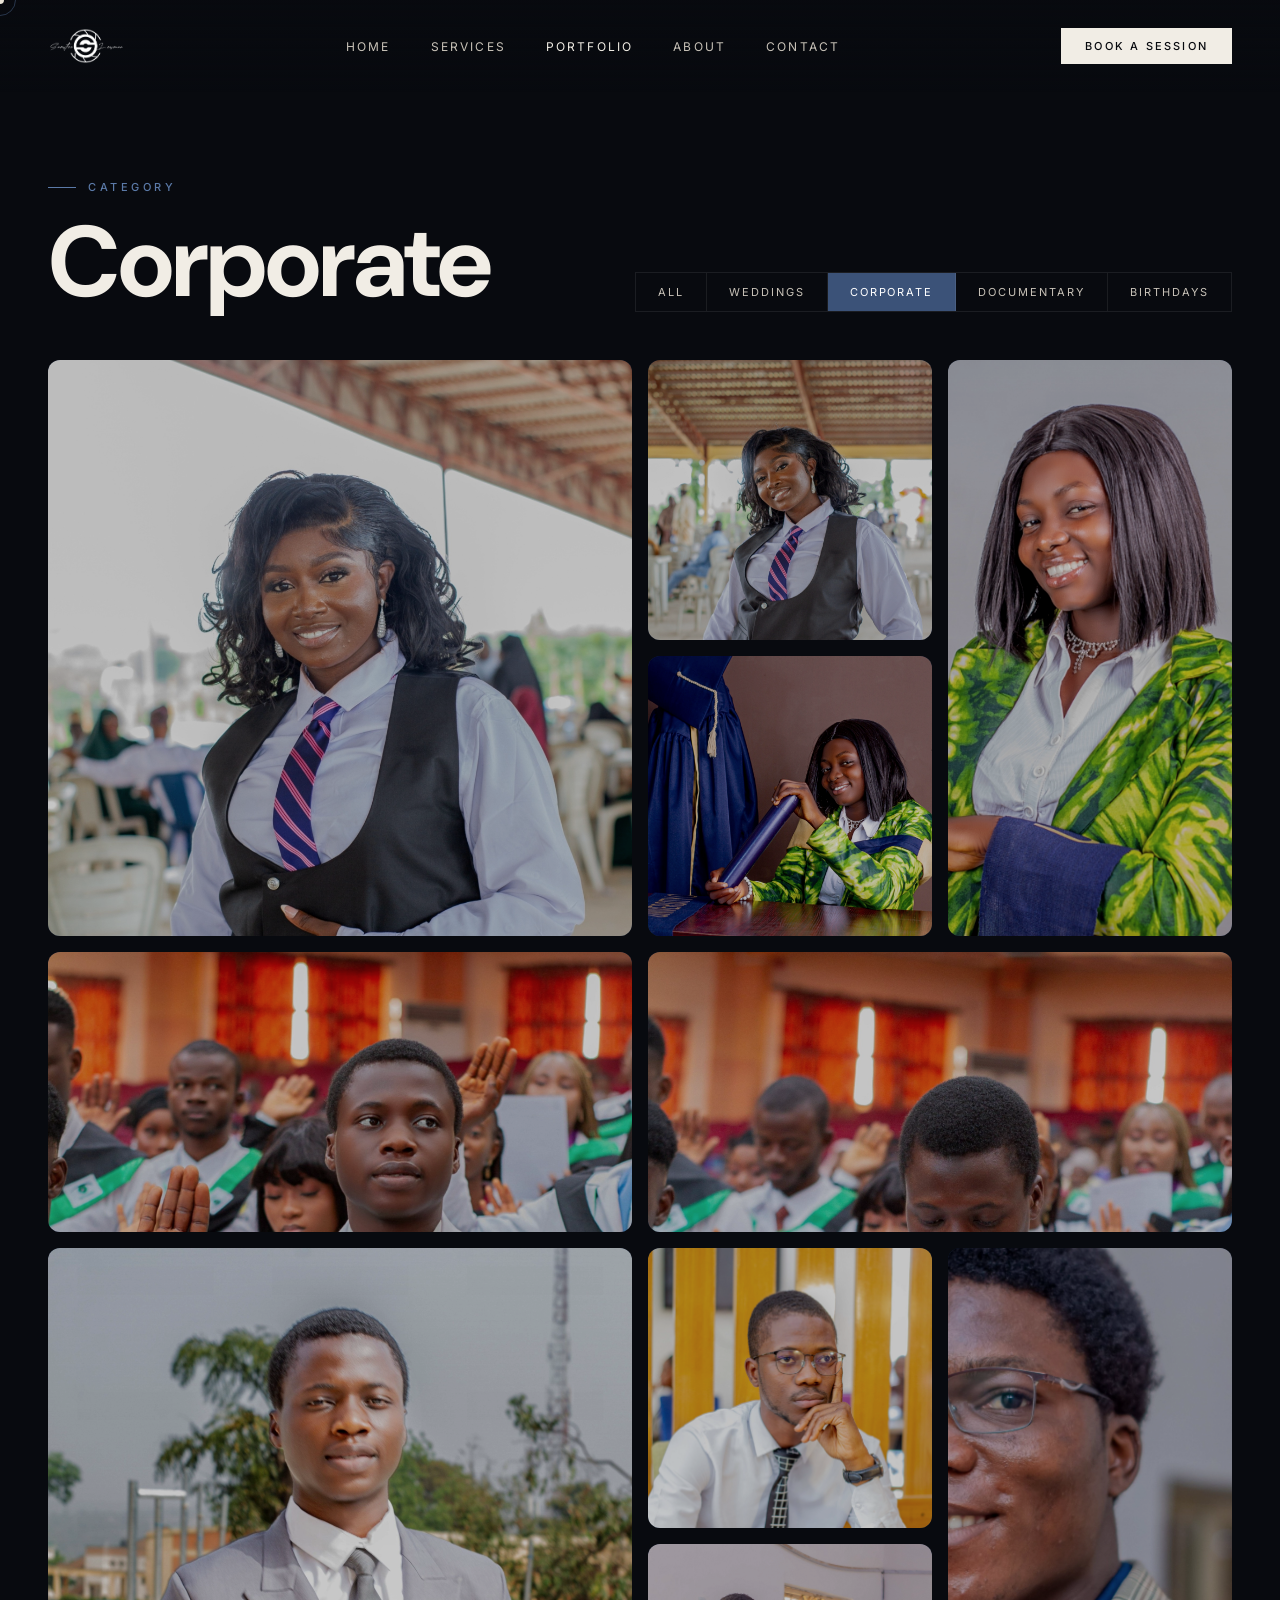
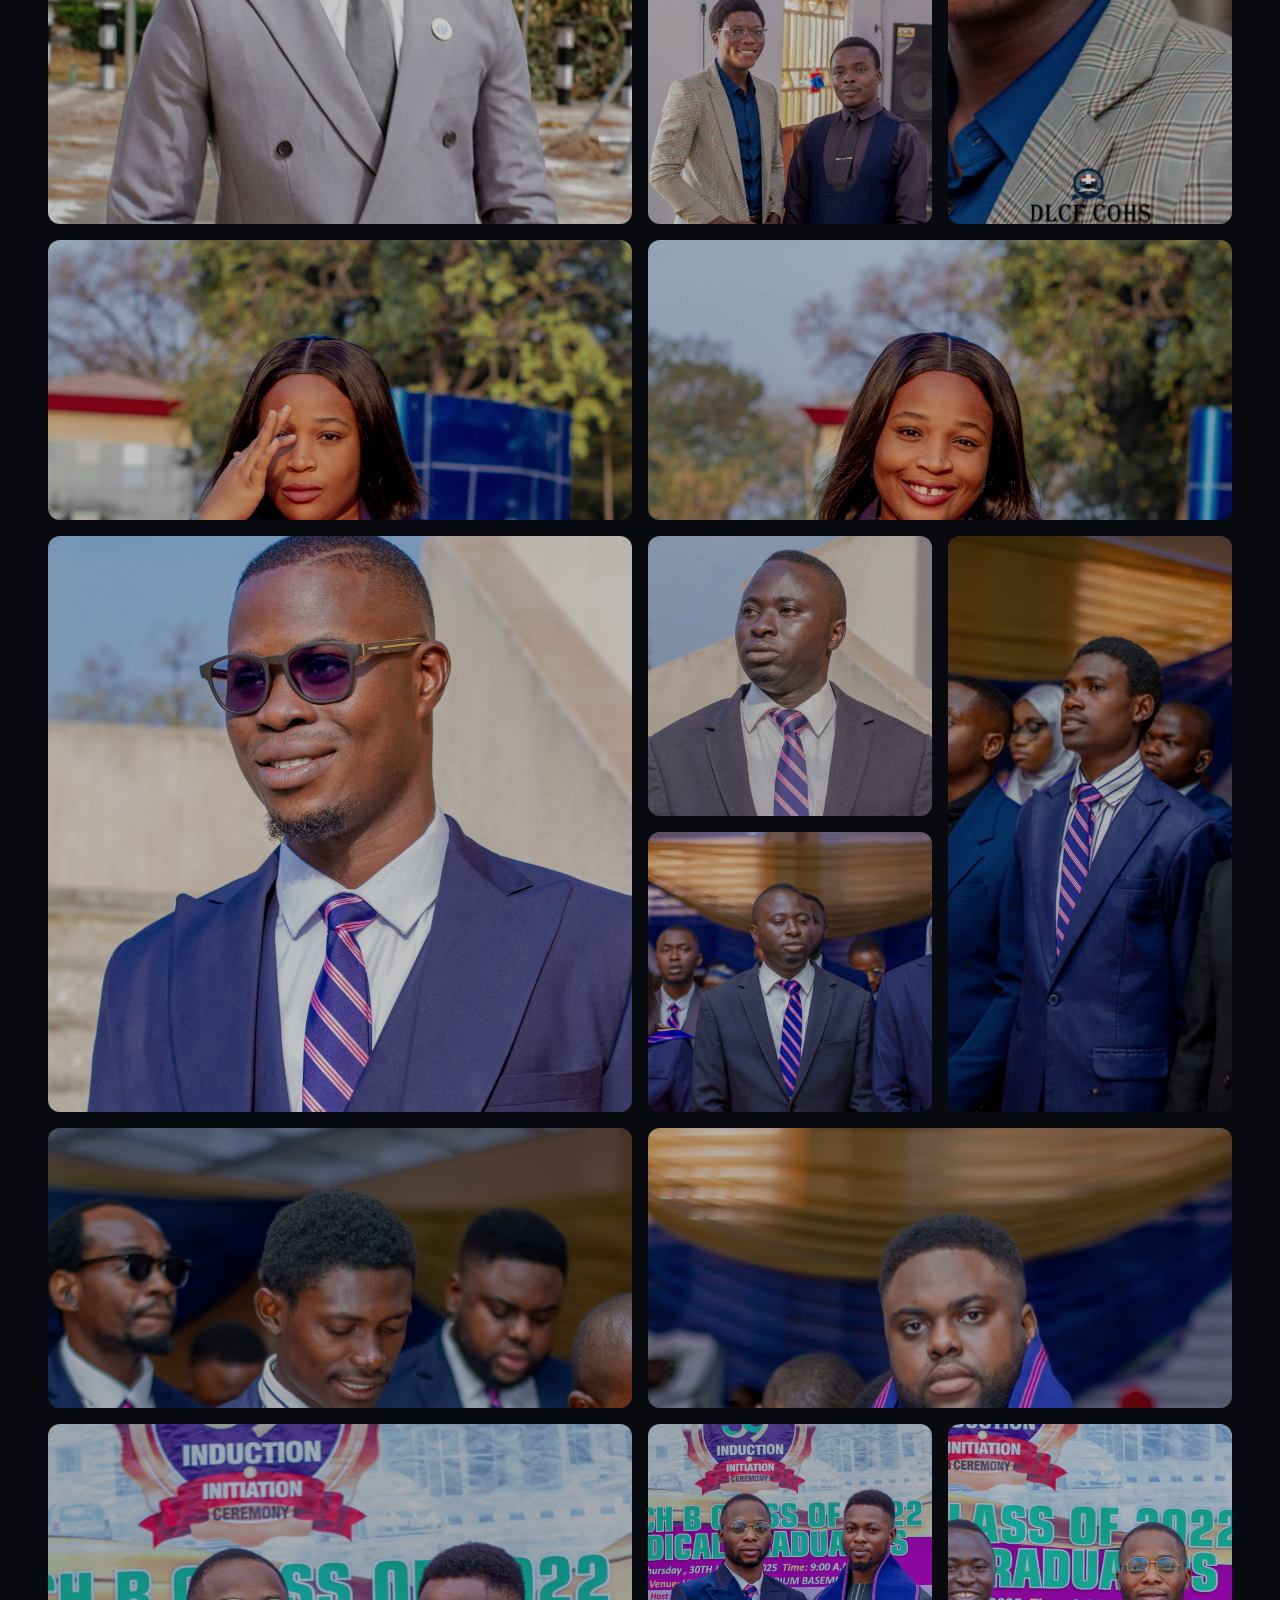
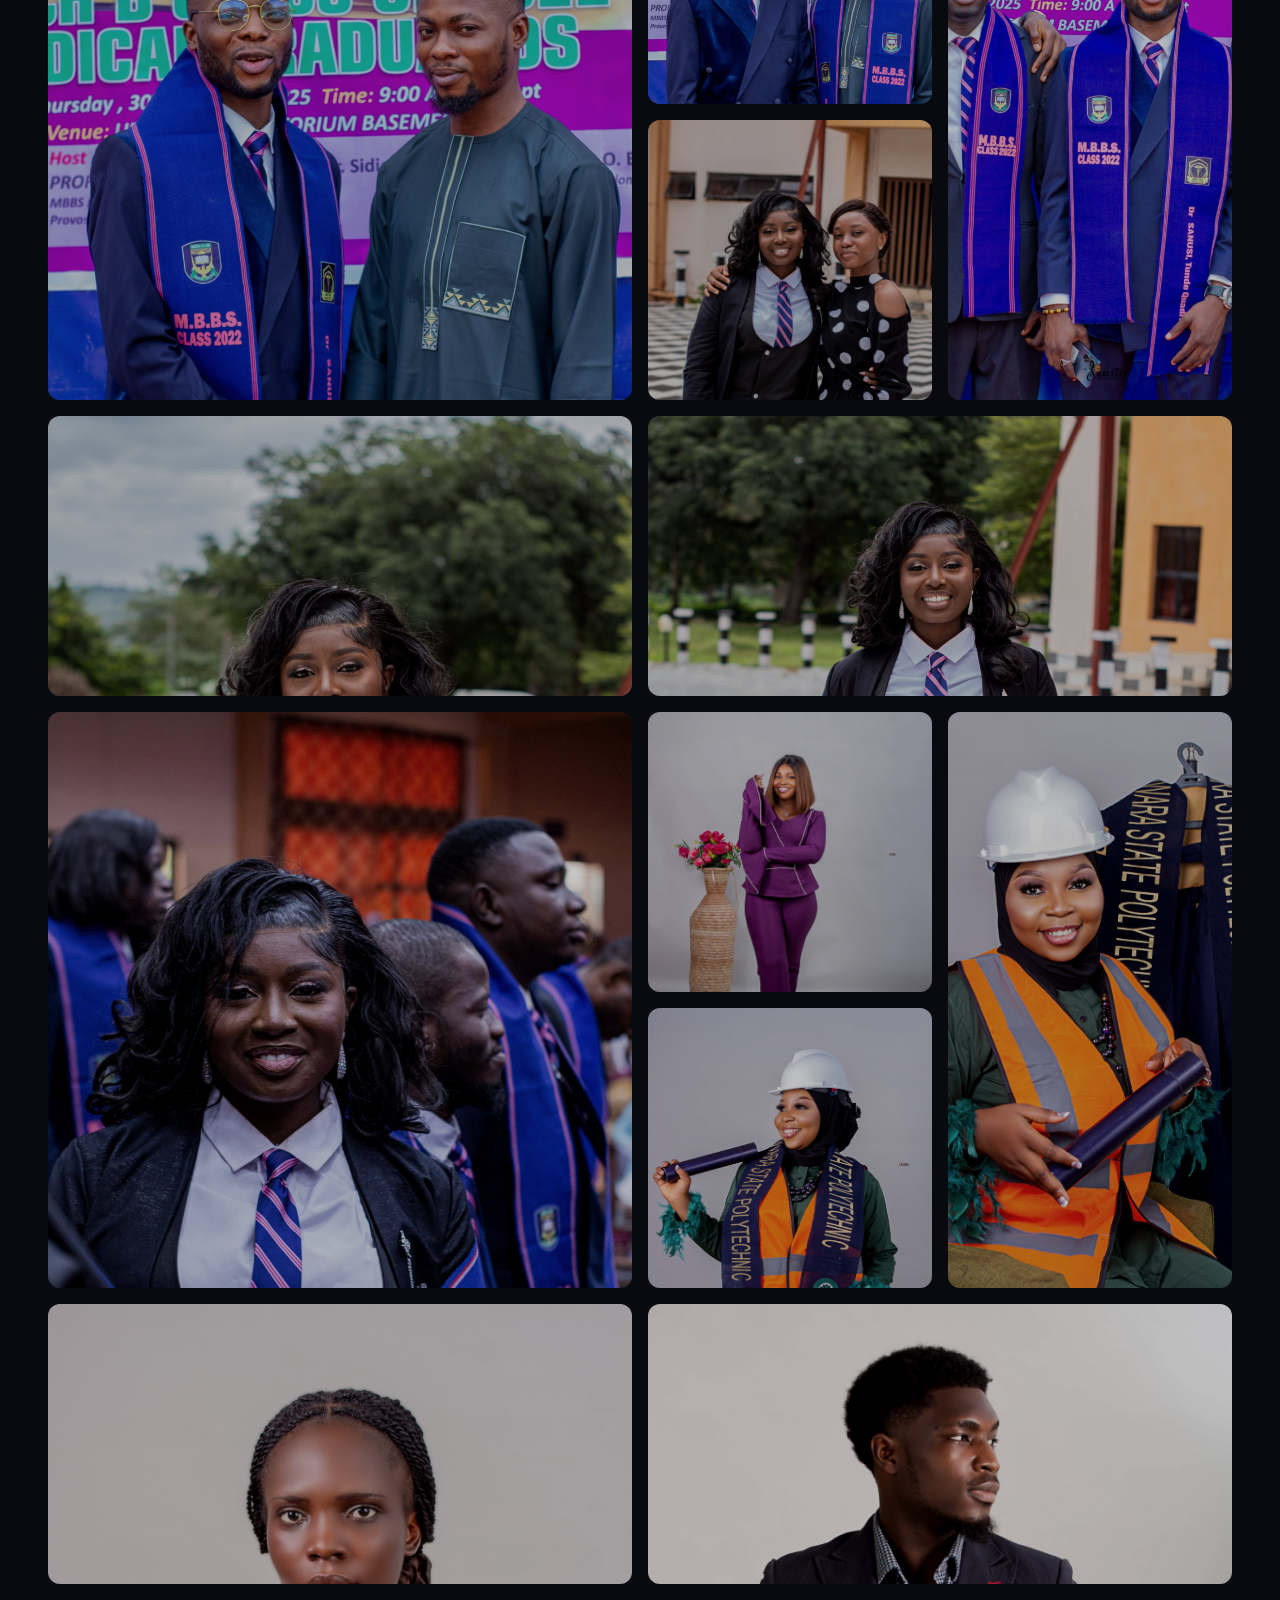
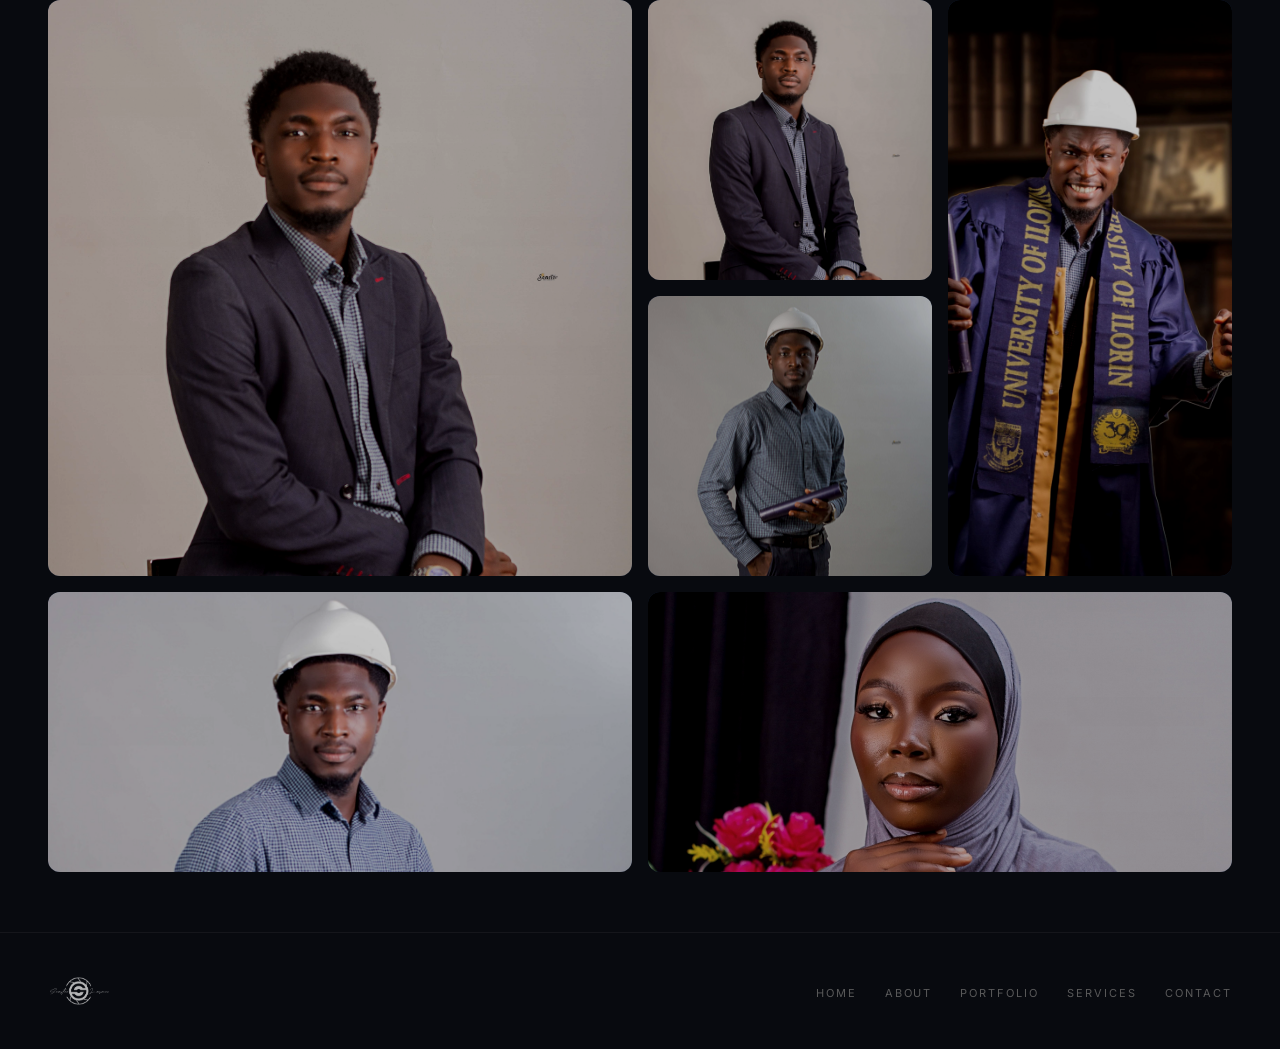
<file: pages/corporate.html>
<!DOCTYPE html>
<html lang="en">

<head>
  <meta charset="UTF-8" />
  <meta name="viewport" content="width=device-width, initial-scale=1.0" />
  <meta name="description"
    content="Samstev Lensman — Professional photography capturing weddings, corporate events, documentary moments, and milestones." />
  <meta name="keywords"
    content="photography, lagos photographer, samstev lensman, samuel stephen, wedding photography, documentary photographer, event photography, corporate photography" />
  <meta name="author" content="Samuel Stephen" />
  <meta name="robots" content="index, follow" />
  <meta property="og:title" content="Samstev Lensman | Photography Portfolio" />
  <meta property="og:description"
    content="Professional photography capturing weddings, corporate events, documentary moments, and milestones." />
  <meta property="og:type" content="website" />
  <meta property="og:url" content="https://samstev.com" />
  <meta property="og:image" content="https://samstev.com/images/logo.png" />
  <meta name="twitter:card" content="summary_large_image" />
  <title>Corporate — Samstev Lensman</title>
  <link rel="preconnect" href="https://fonts.googleapis.com" />
  <link rel="preconnect" href="https://fonts.gstatic.com" crossorigin />
  <link
    href="https://fonts.googleapis.com/css2?family=DM+Sans:ital,wght@0,300..900;1,300..900&family=Inter:wght@300;400;500&display=swap"
    rel="stylesheet" />
  <link rel="stylesheet" href="../style.css" />
  <link rel="stylesheet" href="../css/gallery.css" />
</head>

<body>
  <div class="cursor" id="cursor"></div>
  <div class="cursor-trail" id="cursorTrail"></div>

  <header class="nav" id="nav">
    <a href="../index.html" class="nav__logo"><img src="../images/logo.png" alt="Samstev Lensman logo" /></a>
    <nav class="nav__links" id="navLinks">
      <a href="../index.html">Home</a>
      <a href="services.html">Services</a>
      <a href="gallery.html" style="color: var(--off-white);">Portfolio</a>
      <a href="about.html">About</a>
      <a href="contact.html">Contact</a>
    </nav>
    <a href="https://wa.me/2349037733412" class="nav__cta" target="_blank" rel="noopener">Book a Session</a>
    <button class="nav__burger" id="burger"><span></span><span></span></button>
  </header>

  <section class="section" style="padding-top: 180px; padding-bottom: 60px; background: var(--black);">
    <div class="gallery__header">
      <div class="reveal">
        <p class="eyebrow">category</p>
        <h1 class="section__title" style="font-size: clamp(48px, 8vw, 100px);">Corporate</h1>
      </div>
      <div class="gallery__filters reveal" id="filters">
        <button class="filter" onclick="window.location.href='gallery.html'">All</button>
        <button class="filter" onclick="window.location.href='weddings.html'">Weddings</button>
        <button class="filter active">Corporate</button>
        <button class="filter" onclick="window.location.href='documentary.html'">Documentary</button>
        <button class="filter" onclick="window.location.href='birthdays.html'">Birthdays</button>
      </div>
    </div>

    <div class="gallery__bento reveal" id="galleryBento" style="margin-top: 48px;">
      <div class="g-cell"><img src="../images/corporate/corporate_001.jpg" loading="lazy"
          alt="Corporate event photo corporate_001" /></div>
      <div class="g-cell"><img src="../images/corporate/corporate_002.jpg" loading="lazy"
          alt="Corporate event photo corporate_002" /></div>
      <div class="g-cell"><img src="../images/corporate/corporate_003.jpg" loading="lazy"
          alt="Corporate event photo corporate_003" /></div>
      <div class="g-cell"><img src="../images/corporate/corporate_004.jpg" loading="lazy"
          alt="Corporate event photo corporate_004" /></div>
      <div class="g-cell"><img src="../images/corporate/corporate_005.jpg" alt="Corporate event photo corporate_005"
          loading="lazy" /></div>
      <div class="g-cell"><img src="../images/corporate/corporate_006.jpg" alt="Corporate event photo corporate_006"
          loading="lazy" /></div>
      <div class="g-cell"><img src="../images/corporate/corporate_007.jpg" alt="Corporate event photo corporate_007"
          loading="lazy" /></div>
      <div class="g-cell"><img src="../images/corporate/corporate_008.jpg" alt="Corporate event photo corporate_008"
          loading="lazy" /></div>
      <div class="g-cell"><img src="../images/corporate/corporate_009.jpg" alt="Corporate event photo corporate_009"
          loading="lazy" /></div>
      <div class="g-cell"><img src="../images/corporate/corporate_010.jpg" alt="Corporate event photo corporate_010"
          loading="lazy" /></div>
      <div class="g-cell"><img src="../images/corporate/corporate_011.jpg" alt="Corporate event photo corporate_011"
          loading="lazy" /></div>
      <div class="g-cell"><img src="../images/corporate/corporate_012.jpg" alt="Corporate event photo corporate_012"
          loading="lazy" /></div>
      <div class="g-cell"><img src="../images/corporate/corporate_013.jpg" alt="Corporate event photo corporate_013"
          loading="lazy" /></div>
      <div class="g-cell"><img src="../images/corporate/corporate_014.jpg" alt="Corporate event photo corporate_014"
          loading="lazy" /></div>
      <div class="g-cell"><img src="../images/corporate/corporate_015.jpg" alt="Corporate event photo corporate_015"
          loading="lazy" /></div>
      <div class="g-cell"><img src="../images/corporate/corporate_016.jpg" alt="Corporate event photo corporate_016"
          loading="lazy" /></div>
      <div class="g-cell"><img src="../images/corporate/corporate_017.jpg" alt="Corporate event photo corporate_017"
          loading="lazy" /></div>
      <div class="g-cell"><img src="../images/corporate/corporate_018.jpg" alt="Corporate event photo corporate_018"
          loading="lazy" /></div>
      <div class="g-cell"><img src="../images/corporate/corporate_019.jpg" alt="Corporate event photo corporate_019"
          loading="lazy" /></div>
      <div class="g-cell"><img src="../images/corporate/corporate_020.jpg" alt="Corporate event photo corporate_020"
          loading="lazy" /></div>
      <div class="g-cell"><img src="../images/corporate/corporate_021.jpg" alt="Corporate event photo corporate_021"
          loading="lazy" /></div>
      <div class="g-cell"><img src="../images/corporate/corporate_022.jpg" alt="Corporate event photo corporate_022"
          loading="lazy" /></div>
      <div class="g-cell"><img src="../images/corporate/corporate_023.jpg" alt="Corporate event photo corporate_023"
          loading="lazy" /></div>
      <div class="g-cell"><img src="../images/corporate/corporate_024.jpg" alt="Corporate event photo corporate_024"
          loading="lazy" /></div>
      <div class="g-cell"><img src="../images/corporate/corporate_025.jpg" alt="Corporate event photo corporate_025"
          loading="lazy" /></div>
      <div class="g-cell"><img src="../images/corporate/corporate_026.jpg" alt="Corporate event photo corporate_026"
          loading="lazy" /></div>
      <div class="g-cell"><img src="../images/corporate/corporate_027.jpg" alt="Corporate event photo corporate_027"
          loading="lazy" /></div>
      <div class="g-cell"><img src="../images/corporate/corporate_028.jpg" alt="Corporate event photo corporate_028"
          loading="lazy" /></div>
      <div class="g-cell"><img src="../images/corporate/corporate_029.jpg" alt="Corporate event photo corporate_029"
          loading="lazy" /></div>
      <div class="g-cell"><img src="../images/corporate/corporate_030.jpg" alt="Corporate event photo corporate_030"
          loading="lazy" /></div>
      <div class="g-cell"><img src="../images/corporate/corporate_031.jpg" alt="Corporate event photo corporate_031"
          loading="lazy" /></div>
      <div class="g-cell"><img src="../images/corporate/corporate_032.jpg" alt="Corporate event photo corporate_032"
          loading="lazy" /></div>
      <div class="g-cell"><img src="../images/corporate/corporate_033.jpg" alt="Corporate event photo corporate_033"
          loading="lazy" /></div>
      <div class="g-cell"><img src="../images/corporate/corporate_034.jpg" alt="Corporate event photo corporate_034"
          loading="lazy" /></div>
      <div class="g-cell"><img src="../images/corporate/corporate_035.jpg" alt="Corporate event photo corporate_035"
          loading="lazy" /></div>
      <div class="g-cell"><img src="../images/corporate/corporate_036.jpg" alt="Corporate event photo corporate_036"
          loading="lazy" /></div>
    </div>
  </section>

  <footer class="footer">
    <div class="footer__logo"><img src="../images/logo.png" alt="Samstev Lensman logo" /></div>
    <ul class="footer__nav">
      <li><a href="../index.html">Home</a></li>
      <li><a href="about.html">About</a></li>
      <li><a href="gallery.html">Portfolio</a></li>
      <li><a href="services.html">Services</a></li>
      <li><a href="contact.html">Contact</a></li>
    </ul>
  </footer>
  <script src="../script.js"></script>
</body>

</html>
</file>
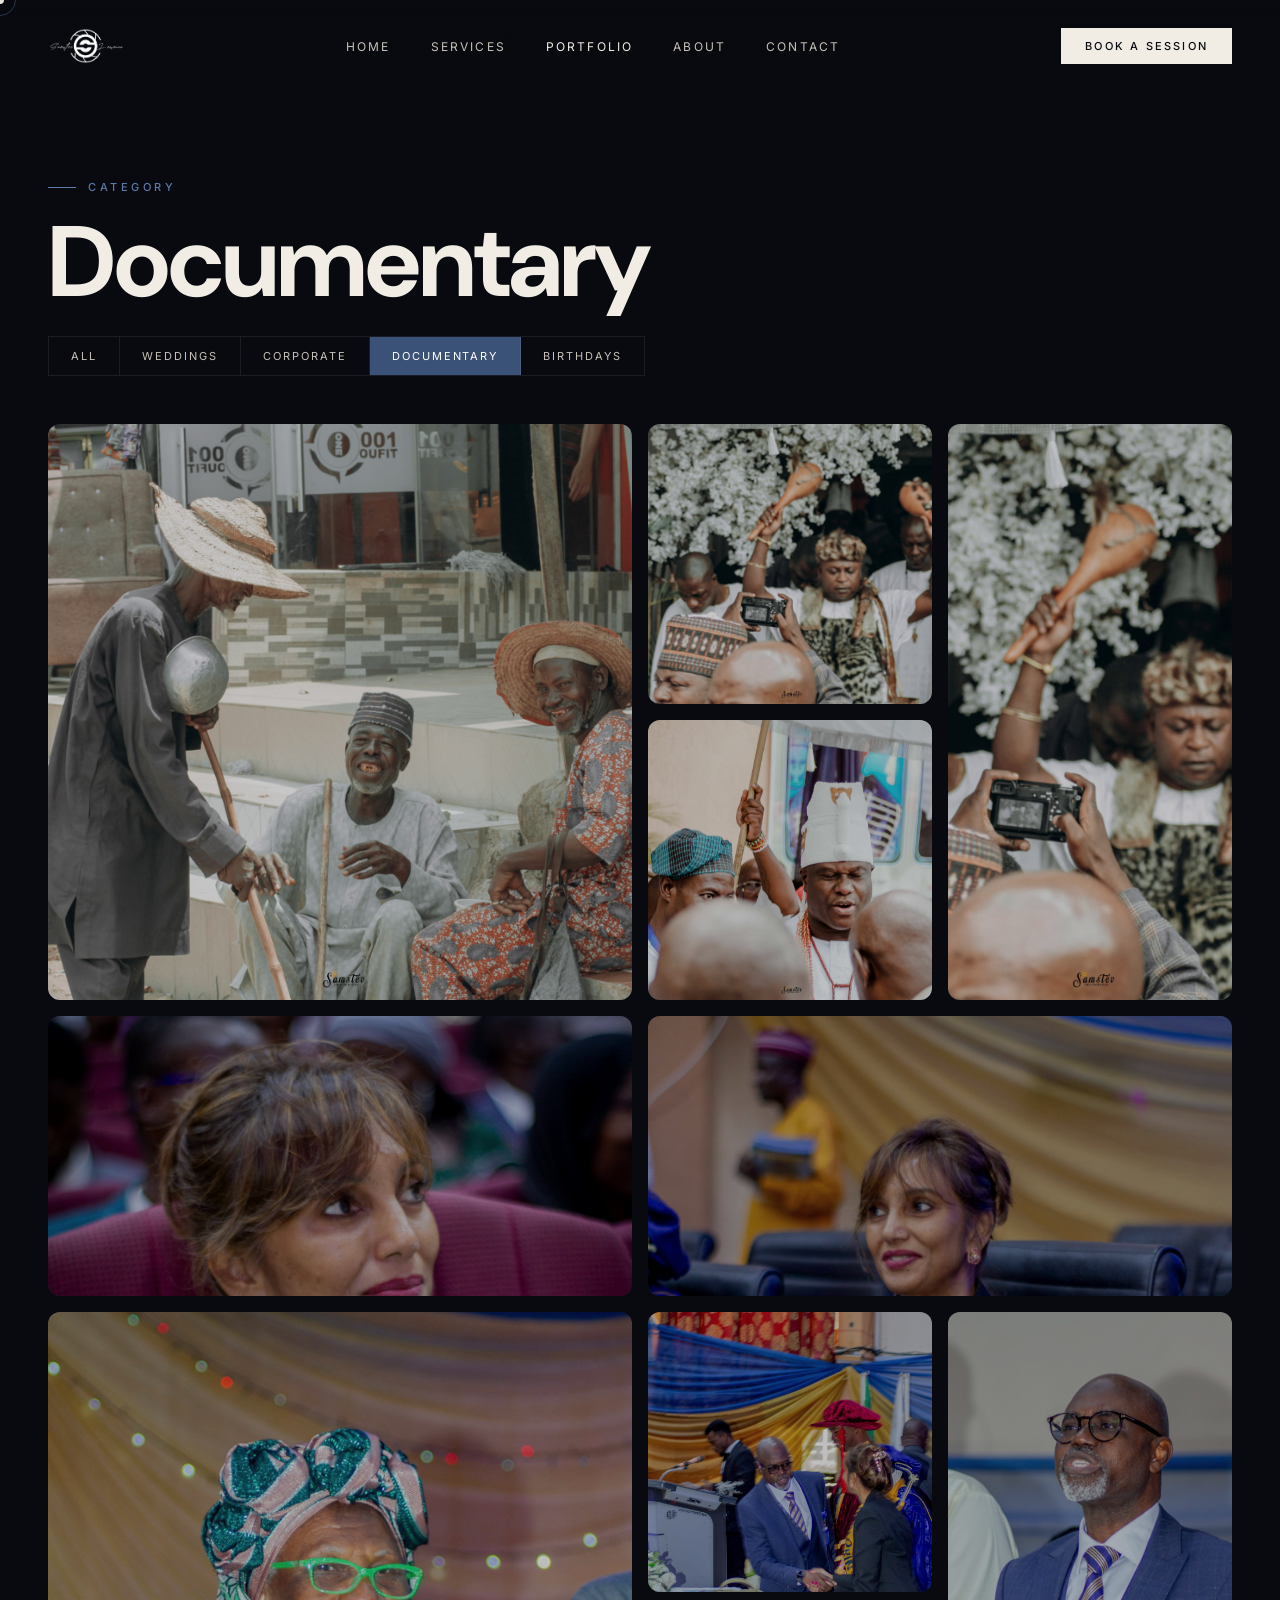
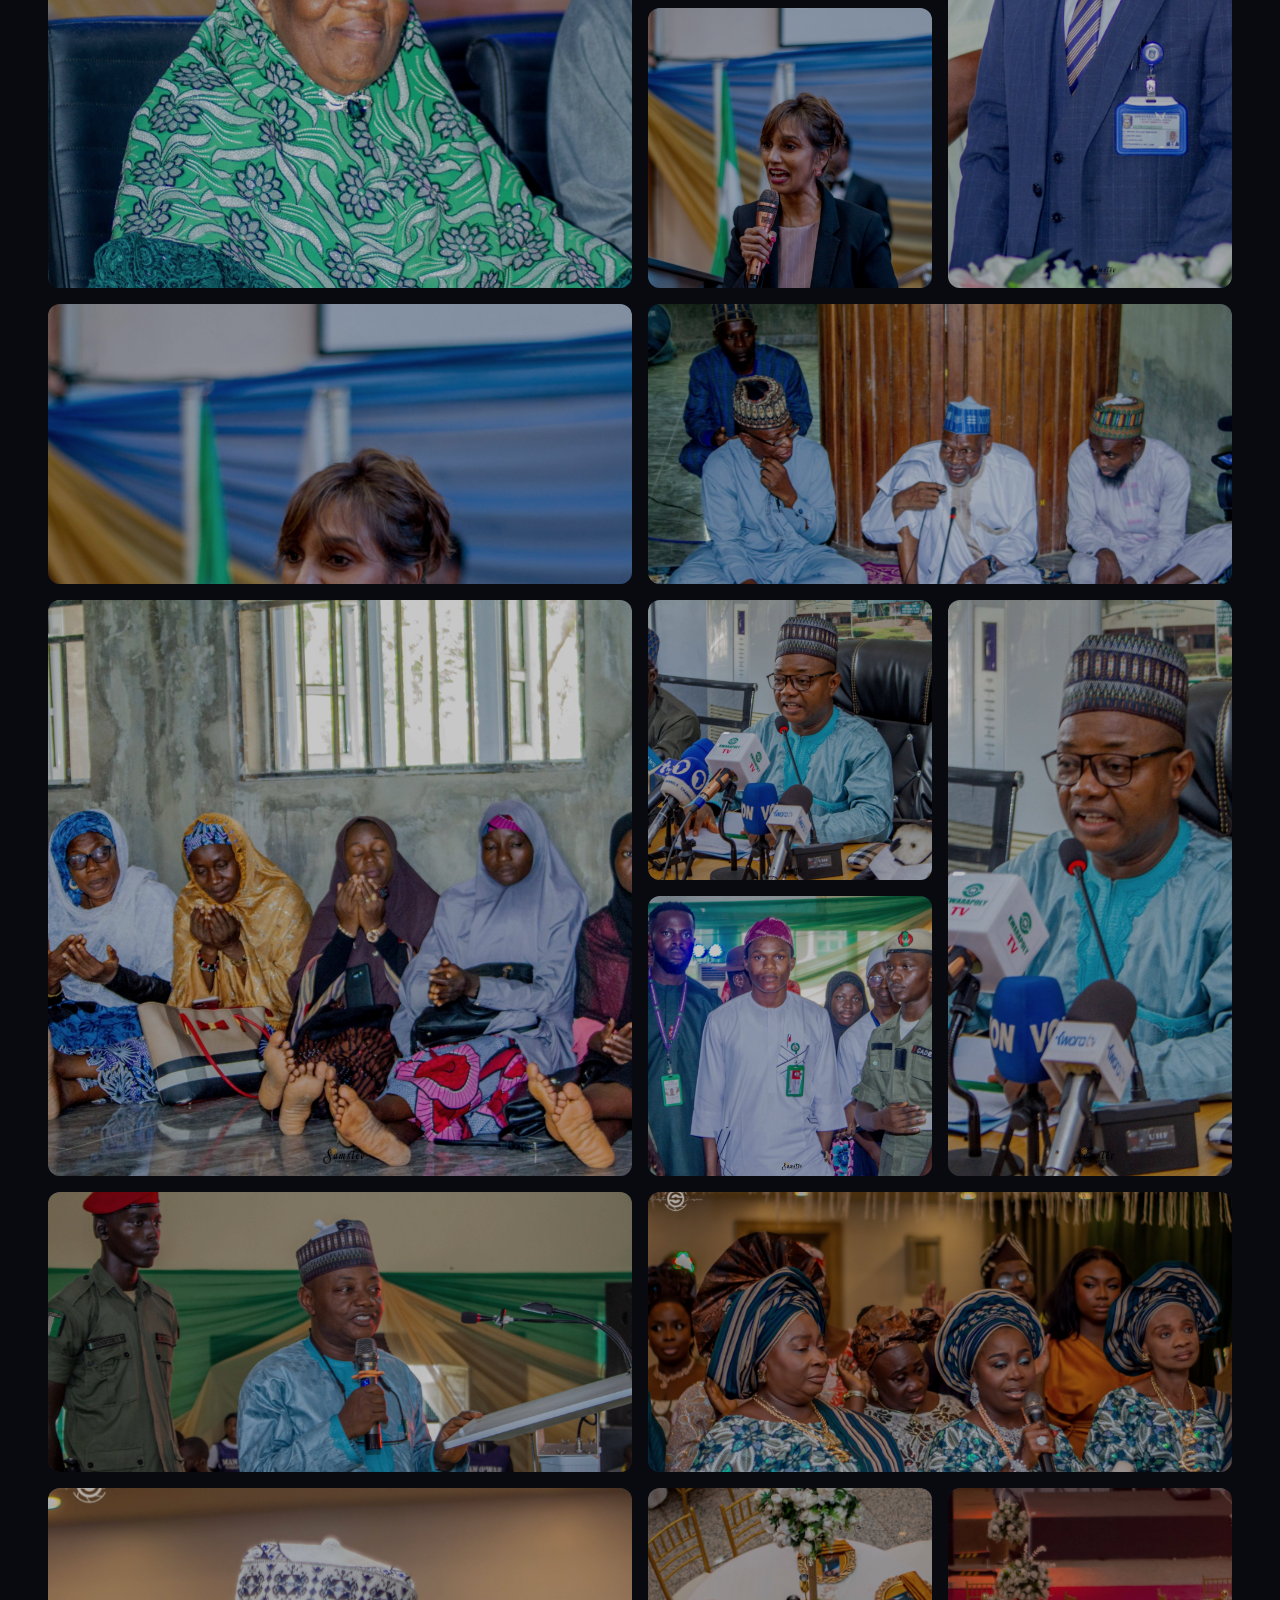
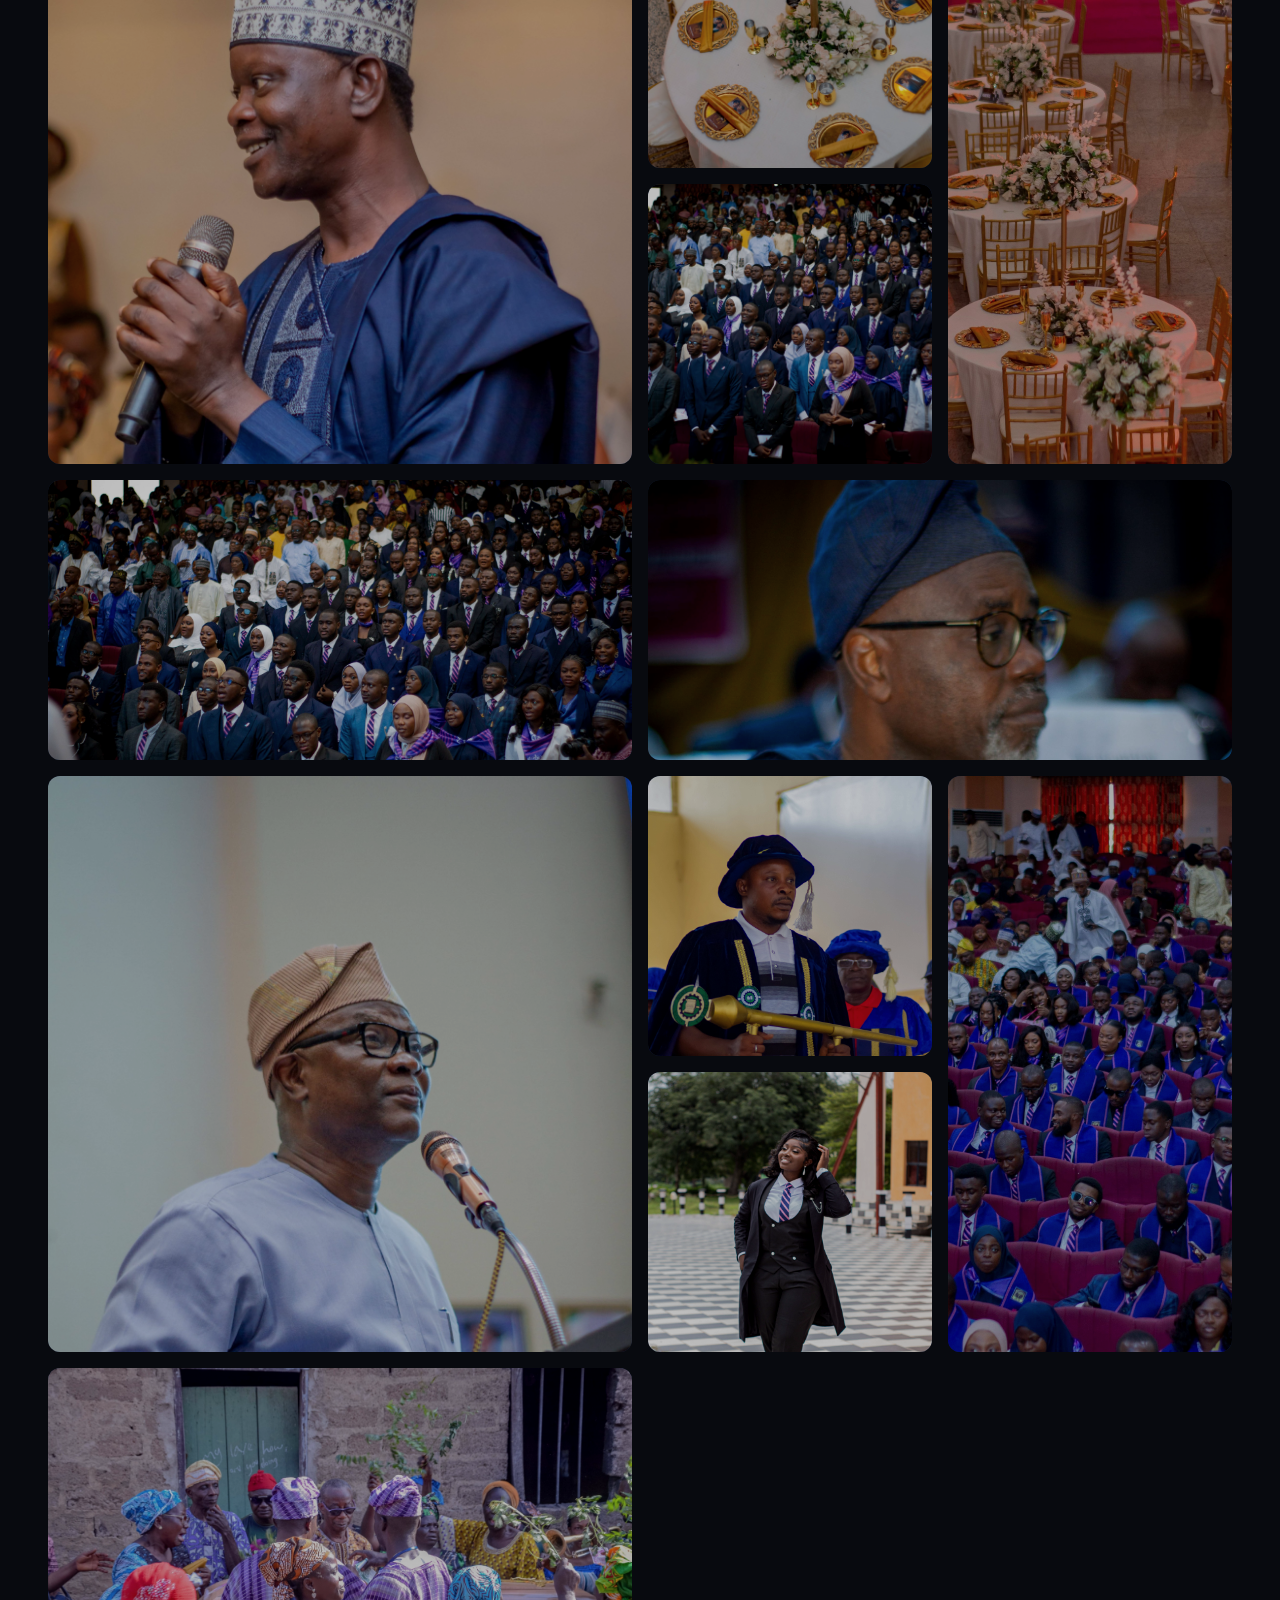
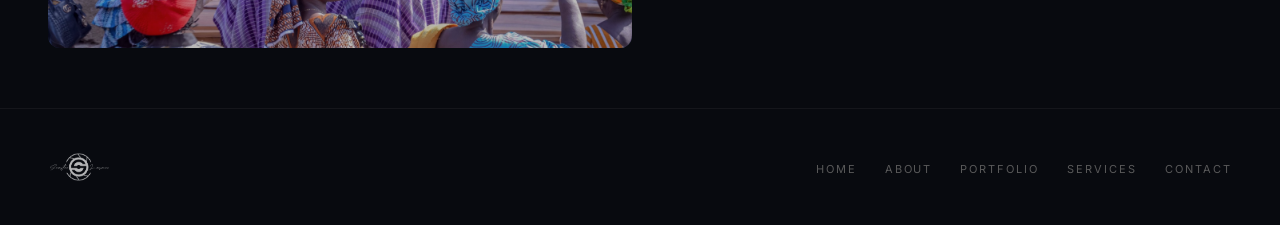
<file: pages/documentary.html>
<!DOCTYPE html>
<html lang="en">
<head>
  <meta charset="UTF-8" />
  <meta name="viewport" content="width=device-width, initial-scale=1.0" />
  <meta name="description" content="Samstev Lensman — Professional photography capturing weddings, corporate events, documentary moments, and milestones." />
  <meta name="keywords" content="photography, lagos photographer, samstev lensman, samuel stephen, wedding photography, documentary photographer, event photography, corporate photography" />
  <meta name="author" content="Samuel Stephen" />
  <meta name="robots" content="index, follow" />
  <meta property="og:title" content="Samstev Lensman | Photography Portfolio" />
  <meta property="og:description" content="Professional photography capturing weddings, corporate events, documentary moments, and milestones." />
  <meta property="og:type" content="website" />
  <meta property="og:url" content="https://samstev.com" />
  <meta property="og:image" content="https://samstev.com/images/logo.png" />
  <meta name="twitter:card" content="summary_large_image" />
  <title>Documentary — Samstev Lensman</title>
  <link rel="preconnect" href="https://fonts.googleapis.com" />
  <link rel="preconnect" href="https://fonts.gstatic.com" crossorigin />
  <link href="https://fonts.googleapis.com/css2?family=DM+Sans:ital,wght@0,300..900;1,300..900&family=Inter:wght@300;400;500&display=swap" rel="stylesheet" />
  <link rel="stylesheet" href="../style.css" />
  <link rel="stylesheet" href="../css/gallery.css" />
</head>
<body>
  <div class="cursor" id="cursor"></div>
  <div class="cursor-trail" id="cursorTrail"></div>

  <header class="nav" id="nav">
    <a href="../index.html" class="nav__logo"><img src="../images/logo.png" alt="Samstev Lensman logo" /></a>
    <nav class="nav__links" id="navLinks">
      <a href="../index.html">Home</a>
      <a href="services.html">Services</a>
      <a href="gallery.html" style="color: var(--off-white);">Portfolio</a>
      <a href="about.html">About</a>
      <a href="contact.html">Contact</a>
    </nav>
    <a href="https://wa.me/2349037733412" class="nav__cta" target="_blank" rel="noopener">Book a Session</a>
    <button class="nav__burger" id="burger"><span></span><span></span></button>
  </header>

  <section class="section" style="padding-top: 180px; padding-bottom: 60px; background: var(--black);">
    <div class="gallery__header">
      <div class="reveal">
        <p class="eyebrow">category</p>
        <h1 class="section__title" style="font-size: clamp(48px, 8vw, 100px);">Documentary</h1>
      </div>
      <div class="gallery__filters reveal" id="filters">
        <button class="filter" onclick="window.location.href='gallery.html'">All</button>
        <button class="filter" onclick="window.location.href='weddings.html'">Weddings</button>
        <button class="filter" onclick="window.location.href='corporate.html'">Corporate</button>
        <button class="filter active">Documentary</button>
        <button class="filter" onclick="window.location.href='birthdays.html'">Birthdays</button>
      </div>
    </div>

    <div class="gallery__bento reveal" id="galleryBento" style="margin-top: 48px;">
      <div class="g-cell"><img src="../images/documentary/documentary_001.jpg" alt="Documentary photo documentary_001" loading="lazy" /></div>
      <div class="g-cell"><img src="../images/documentary/documentary_002.jpg" alt="Documentary photo documentary_002" loading="lazy" /></div>
      <div class="g-cell"><img src="../images/documentary/documentary_003.jpg" alt="Documentary photo documentary_003" loading="lazy" /></div>
      <div class="g-cell"><img src="../images/documentary/documentary_004.jpg" alt="Documentary photo documentary_004" loading="lazy" /></div>
      <div class="g-cell"><img src="../images/documentary/documentary_005.jpg" alt="Documentary photo documentary_005" loading="lazy" /></div>
      <div class="g-cell"><img src="../images/documentary/documentary_006.jpg" alt="Documentary photo documentary_006" loading="lazy" /></div>
      <div class="g-cell"><img src="../images/documentary/documentary_007.jpg" alt="Documentary photo documentary_007" loading="lazy" /></div>
      <div class="g-cell"><img src="../images/documentary/documentary_008.jpg" alt="Documentary photo documentary_008" loading="lazy" /></div>
      <div class="g-cell"><img src="../images/documentary/documentary_009.jpg" alt="Documentary photo documentary_009" loading="lazy" /></div>
      <div class="g-cell"><img src="../images/documentary/documentary_010.jpg" alt="Documentary photo documentary_010" loading="lazy" /></div>
      <div class="g-cell"><img src="../images/documentary/documentary_011.jpg" alt="Documentary photo documentary_011" loading="lazy" /></div>
      <div class="g-cell"><img src="../images/documentary/documentary_012.jpg" alt="Documentary photo documentary_012" loading="lazy" /></div>
      <div class="g-cell"><img src="../images/documentary/documentary_013.jpg" alt="Documentary photo documentary_013" loading="lazy" /></div>
      <div class="g-cell"><img src="../images/documentary/documentary_014.jpg" alt="Documentary photo documentary_014" loading="lazy" /></div>
      <div class="g-cell"><img src="../images/documentary/documentary_015.jpg" alt="Documentary photo documentary_015" loading="lazy" /></div>
      <div class="g-cell"><img src="../images/documentary/documentary_016.jpg" alt="Documentary photo documentary_016" loading="lazy" /></div>
      <div class="g-cell"><img src="../images/documentary/documentary_017.jpg" alt="Documentary photo documentary_017" loading="lazy" /></div>
      <div class="g-cell"><img src="../images/documentary/documentary_018.jpg" alt="Documentary photo documentary_018" loading="lazy" /></div>
      <div class="g-cell"><img src="../images/documentary/documentary_019.jpg" alt="Documentary photo documentary_019" loading="lazy" /></div>
      <div class="g-cell"><img src="../images/documentary/documentary_020.jpg" alt="Documentary photo documentary_020" loading="lazy" /></div>
      <div class="g-cell"><img src="../images/documentary/documentary_021.jpg" alt="Documentary photo documentary_021" loading="lazy" /></div>
      <div class="g-cell"><img src="../images/documentary/documentary_022.jpg" alt="Documentary photo documentary_022" loading="lazy" /></div>
      <div class="g-cell"><img src="../images/documentary/documentary_023.jpg" alt="Documentary photo documentary_023" loading="lazy" /></div>
      <div class="g-cell"><img src="../images/documentary/documentary_024.jpg" alt="Documentary photo documentary_024" loading="lazy" /></div>
      <div class="g-cell"><img src="../images/documentary/documentary_025.jpg" alt="Documentary photo documentary_025" loading="lazy" /></div>
      <div class="g-cell"><img src="../images/documentary/documentary_026.jpg" alt="Documentary photo documentary_026" loading="lazy" /></div>
      <div class="g-cell"><img src="../images/documentary/documentary_027.jpg" alt="Documentary photo documentary_027" loading="lazy" /></div>
      <div class="g-cell"><img src="../images/documentary/documentary_028.jpg" alt="Documentary photo documentary_028" loading="lazy" /></div>
      <div class="g-cell"><img src="../images/documentary/documentary_029.jpg" alt="Documentary photo documentary_029" loading="lazy" /></div>
    </div>
  </section>

  <footer class="footer">
    <div class="footer__logo"><img src="../images/logo.png" alt="Samstev Lensman logo" /></div>
    <ul class="footer__nav">
      <li><a href="../index.html">Home</a></li>
      <li><a href="about.html">About</a></li><li><a href="gallery.html">Portfolio</a></li>
      <li><a href="services.html">Services</a></li><li><a href="contact.html">Contact</a></li>
    </ul>
  </footer>
  <script src="../script.js"></script>
</body>
</html>
</file>
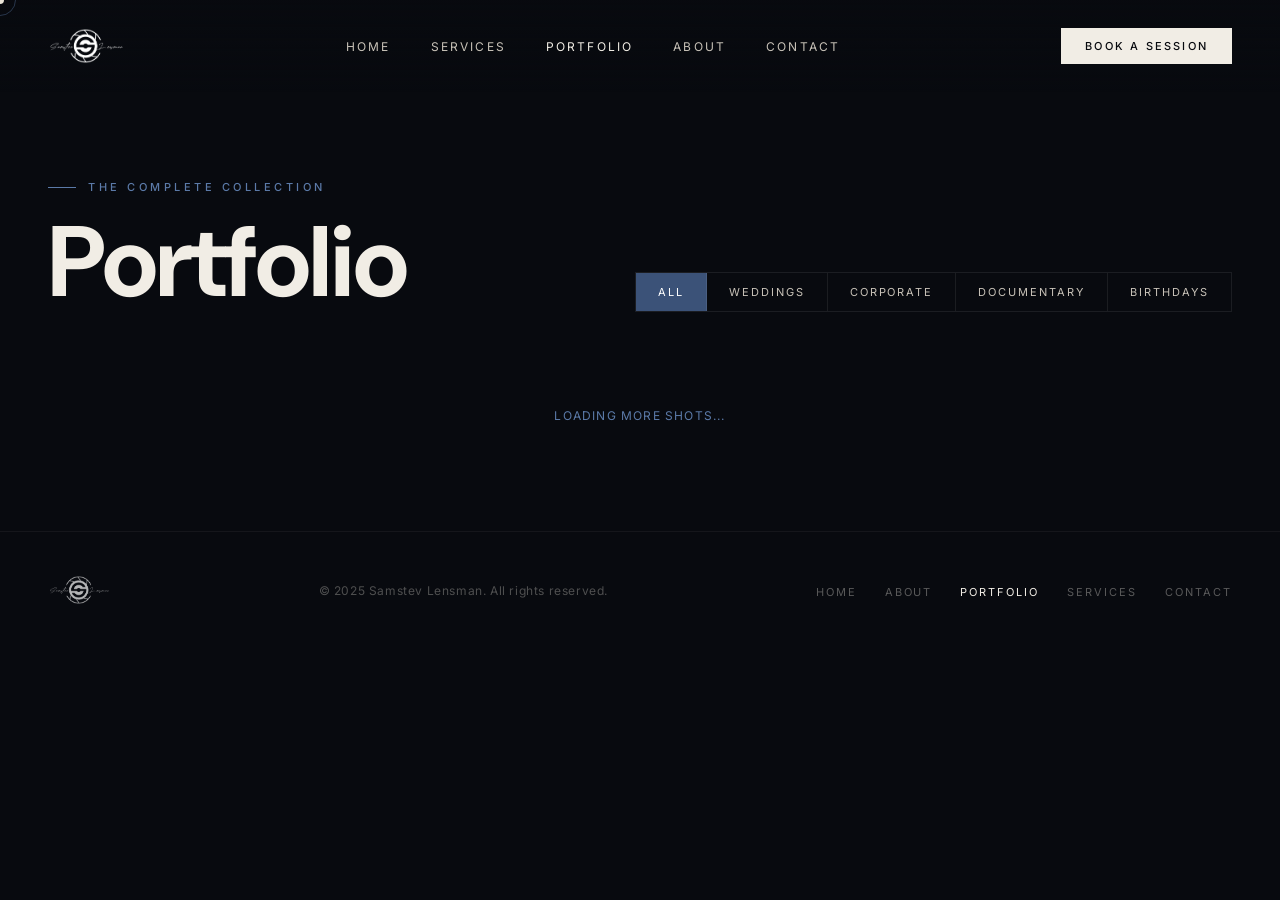
<file: pages/gallery.html>
<!DOCTYPE html>
<html lang="en">
<head>
  <meta charset="UTF-8" />
  <meta name="viewport" content="width=device-width, initial-scale=1.0" />
  <meta name="description" content="Samstev Lensman — Professional photography capturing weddings, corporate events, documentary moments, and milestones." />
  <meta name="keywords" content="photography, lagos photographer, samstev lensman, samuel stephen, wedding photography, documentary photographer, event photography, corporate photography" />
  <meta name="author" content="Samuel Stephen" />
  <meta name="robots" content="index, follow" />
  <meta property="og:title" content="Samstev Lensman | Photography Portfolio" />
  <meta property="og:description" content="Professional photography capturing weddings, corporate events, documentary moments, and milestones." />
  <meta property="og:type" content="website" />
  <meta property="og:url" content="https://samstev.com" />
  <meta property="og:image" content="https://samstev.com/images/logo.png" />
  <meta name="twitter:card" content="summary_large_image" />
  <title>Gallery — Samstev Lensman</title>
  <link rel="preconnect" href="https://fonts.googleapis.com" />
  <link rel="preconnect" href="https://fonts.gstatic.com" crossorigin />
  <link href="https://fonts.googleapis.com/css2?family=DM+Sans:ital,opsz,wght@0,9..40,300;0,9..40,400;0,9..40,500;0,9..40,700;0,9..40,900;1,9..40,300;1,9..40,400&family=Inter:wght@300;400;500&display=swap" rel="stylesheet" />
  <link rel="stylesheet" href="../style.css" />
  <link rel="stylesheet" href="../css/gallery.css" />
</head>
<body>

  <!-- ░░ CURSOR ░░ -->
  <div class="cursor" id="cursor"></div>
  <div class="cursor-trail" id="cursorTrail"></div>

  <!-- ░░ NAV ░░ -->
  <header class="nav" id="nav">
    <a href="../index.html" class="nav__logo">
      <img src="../images/logo.png" alt="Samstev Lensman" />
    </a>
    <nav class="nav__links" id="navLinks">
      <a href="../index.html">Home</a>
      <a href="services.html">Services</a>
      <a href="gallery.html" style="color: var(--off-white);">Portfolio</a>
      <a href="about.html">About</a>
      <a href="contact.html">Contact</a>
    </nav>
    <a href="https://wa.me/2349037733412" class="nav__cta" target="_blank" rel="noopener">Book a Session</a>
    <button class="nav__burger" id="burger" aria-label="Menu">
      <span></span><span></span>
    </button>
  </header>

  <!-- ░░ INNER HERO ░░ -->
  <section class="section" style="padding-top: 180px; padding-bottom: 60px; background: var(--black);">
    <div class="gallery__header">
      <div class="reveal">
        <p class="eyebrow">The Complete Collection</p>
        <h1 class="section__title" style="font-size: clamp(48px, 8vw, 100px);">Portfolio</h1>
      </div>
      <div class="gallery__filters reveal" id="filters">
        <button class="filter active" data-filter="all">All</button>
        <button class="filter" data-filter="weddings" onclick="window.location.href='weddings.html'">Weddings</button>
        <button class="filter" data-filter="corporate" onclick="window.location.href='corporate.html'">Corporate</button>
        <button class="filter" data-filter="documentary" onclick="window.location.href='documentary.html'">Documentary</button>
        <button class="filter" data-filter="birthdays" onclick="window.location.href='birthdays.html'">Birthdays</button>
      </div>
    </div>

    <!-- Reusing the interlocking masonry grid logic from style.css -->
        <div class="gallery__bento reveal" id="galleryBento" style="margin-top: 48px;">
      <!-- JavaScript will inject images here dynamically 16 at a time -->
    </div>
    <div id="loadingSentry" style="font-family: var(--font-body); font-size:12px; letter-spacing:0.1em; text-transform:uppercase; text-align: center; color: var(--slate-light); margin-top: 48px; padding-bottom:48px;">
      <i class="fa-solid fa-circle-notch fa-spin"></i> Loading more shots...
    </div>
  </section>

  <!-- ░░ FOOTER ░░ -->
  <footer class="footer">
    <div class="footer__logo">
      <img src="../images/logo.png" alt="Samstev Lensman" />
    </div>
    <p class="footer__copy">© 2025 Samstev Lensman. All rights reserved.</p>
    <ul class="footer__nav">
      <li><a href="../index.html">Home</a></li>
      <li><a href="about.html">About</a></li>
      <li><a href="gallery.html" style="color: var(--off-white);">Portfolio</a></li>
      <li><a href="services.html">Services</a></li>
      <li><a href="contact.html">Contact</a></li>
    </ul>
  </footer>

  <script src="../script.js"></script>
  <script src="../js/gallery-data.js"></script>
  <script src="../js/gallery-loader.js"></script>
</body>
</html>
</file>
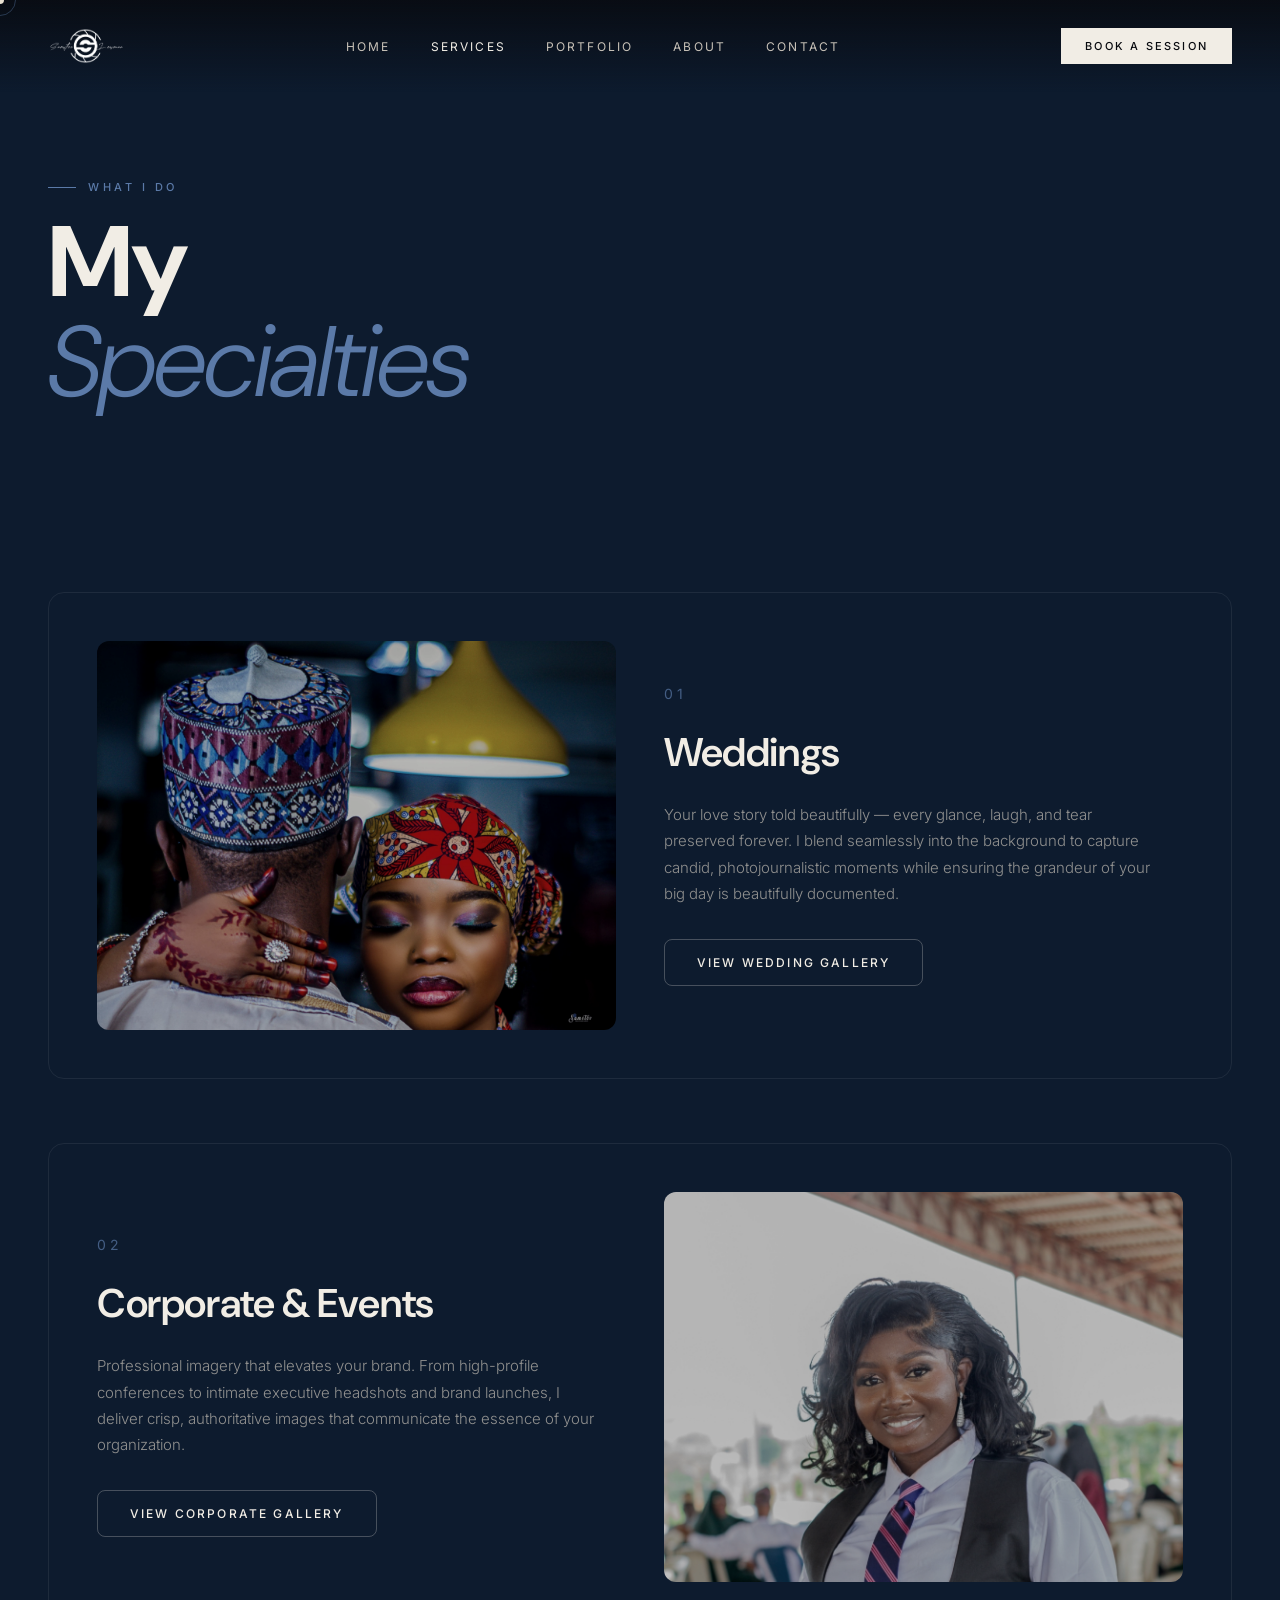
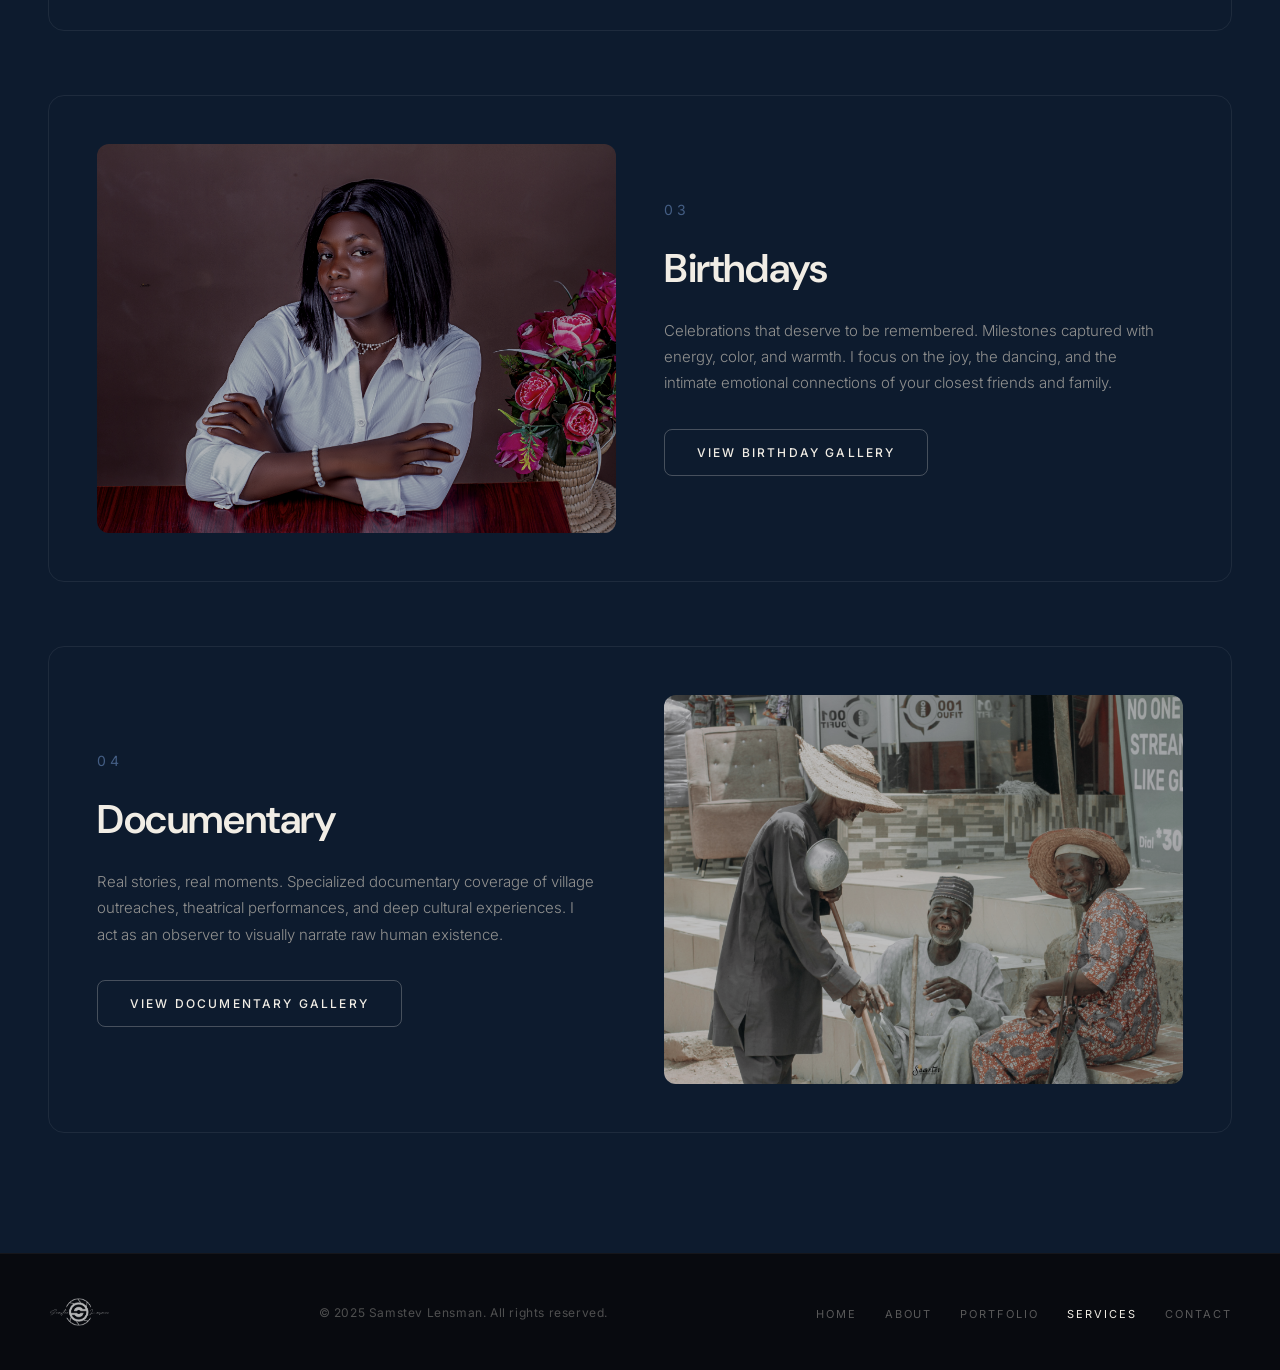
<file: pages/services.html>
<!DOCTYPE html>
<html lang="en">
<head>
  <meta charset="UTF-8" />
  <meta name="viewport" content="width=device-width, initial-scale=1.0" />
  <meta name="description" content="Samstev Lensman — Professional photography capturing weddings, corporate events, documentary moments, and milestones." />
  <meta name="keywords" content="photography, lagos photographer, samstev lensman, samuel stephen, wedding photography, documentary photographer, event photography, corporate photography" />
  <meta name="author" content="Samuel Stephen" />
  <meta name="robots" content="index, follow" />
  <meta property="og:title" content="Samstev Lensman | Photography Portfolio" />
  <meta property="og:description" content="Professional photography capturing weddings, corporate events, documentary moments, and milestones." />
  <meta property="og:type" content="website" />
  <meta property="og:url" content="https://samstev.com" />
  <meta property="og:image" content="https://samstev.com/images/logo.png" />
  <meta name="twitter:card" content="summary_large_image" />
  <title>Services — Samstev Lensman</title>
  <link rel="preconnect" href="https://fonts.googleapis.com" />
  <link rel="preconnect" href="https://fonts.gstatic.com" crossorigin />
  <link href="https://fonts.googleapis.com/css2?family=DM+Sans:ital,opsz,wght@0,9..40,300;0,9..40,400;0,9..40,500;0,9..40,700;0,9..40,900;1,9..40,300;1,9..40,400&family=Inter:wght@300;400;500&display=swap" rel="stylesheet" />
  <link rel="stylesheet" href="../style.css" />
</head>
<body>

  <!-- ░░ CURSOR ░░ -->
  <div class="cursor" id="cursor"></div>
  <div class="cursor-trail" id="cursorTrail"></div>

  <!-- ░░ NAV ░░ -->
  <header class="nav" id="nav">
    <a href="../index.html" class="nav__logo">
      <img src="../images/logo.png" alt="Samstev Lensman" />
    </a>
    <nav class="nav__links" id="navLinks">
      <a href="../index.html">Home</a>
      <a href="services.html" style="color: var(--off-white);">Services</a>
      <a href="gallery.html">Portfolio</a>
      <a href="about.html">About</a>
      <a href="contact.html">Contact</a>
    </nav>
    <a href="https://wa.me/2349037733412" class="nav__cta" target="_blank" rel="noopener">Book a Session</a>
    <button class="nav__burger" id="burger" aria-label="Menu">
      <span></span><span></span>
    </button>
  </header>

  <!-- ░░ INNER HERO ░░ -->
  <section class="section" style="padding-top: 180px; padding-bottom: 60px; background: var(--navy);">
    <div class="reveal">
      <p class="eyebrow">What I Do</p>
      <h1 class="section__title" style="font-size: clamp(48px, 8vw, 100px);">My<br /><em>Specialties</em></h1>
    </div>
  </section>

  <!-- ░░ SERVICES LIST ░░ -->
  <section class="section services">
    <div class="services__grid" style="grid-template-columns: 1fr; gap: 64px;">
      
      <!-- Wedding -->
      <article class="service-card reveal" style="display: grid; grid-template-columns: 1fr 1fr; gap: 48px; padding: 48px; align-items: center;">
        <div class="service-card__img-wrap" style="margin-bottom: 0; aspect-ratio: 4/3; height: 100%;">
          <img src="../images/weddings/wedding_001.jpg" alt="Weddings" loading="lazy" />
        </div>
        <div class="service-card__body">
          <div class="service-card__num" style="font-size: 14px;">01</div>
          <h3 style="font-size: 40px; margin-bottom: 24px;">Weddings</h3>
          <p style="font-size: 15px; margin-bottom: 32px; max-width: 500px;">
            Your love story told beautifully — every glance, laugh, and tear preserved forever. I blend seamlessly into the background to capture candid, photojournalistic moments while ensuring the grandeur of your big day is beautifully documented.
          </p>
          <a href="weddings.html" class="btn btn--outline">View Wedding Gallery</a>
        </div>
      </article>

      <!-- Corporate -->
      <article class="service-card reveal" style="display: grid; grid-template-columns: 1fr 1fr; gap: 48px; padding: 48px; align-items: center;" data-delay="1">
        <div class="service-card__body" style="order: 1;">
          <div class="service-card__num" style="font-size: 14px;">02</div>
          <h3 style="font-size: 40px; margin-bottom: 24px;">Corporate & Events</h3>
          <p style="font-size: 15px; margin-bottom: 32px; max-width: 500px;">
            Professional imagery that elevates your brand. From high-profile conferences to intimate executive headshots and brand launches, I deliver crisp, authoritative images that communicate the essence of your organization.
          </p>
          <a href="corporate.html" class="btn btn--outline">View Corporate Gallery</a>
        </div>
        <div class="service-card__img-wrap" style="margin-bottom: 0; aspect-ratio: 4/3; height: 100%; order: 2;">
          <img src="../images/corporate/corporate_001.jpg" alt="Corporate" loading="lazy" />
        </div>
      </article>

      <!-- Birthdays -->
      <article class="service-card reveal" style="display: grid; grid-template-columns: 1fr 1fr; gap: 48px; padding: 48px; align-items: center;">
        <div class="service-card__img-wrap" style="margin-bottom: 0; aspect-ratio: 4/3; height: 100%;">
          <img src="../images/birthdays/birthday_001.jpg" alt="Birthdays" loading="lazy" />
        </div>
        <div class="service-card__body">
          <div class="service-card__num" style="font-size: 14px;">03</div>
          <h3 style="font-size: 40px; margin-bottom: 24px;">Birthdays</h3>
          <p style="font-size: 15px; margin-bottom: 32px; max-width: 500px;">
            Celebrations that deserve to be remembered. Milestones captured with energy, color, and warmth. I focus on the joy, the dancing, and the intimate emotional connections of your closest friends and family.
          </p>
          <a href="birthdays.html" class="btn btn--outline">View Birthday Gallery</a>
        </div>
      </article>

      <!-- Documentary -->
      <article class="service-card reveal" style="display: grid; grid-template-columns: 1fr 1fr; gap: 48px; padding: 48px; align-items: center;" data-delay="1">
        <div class="service-card__body" style="order: 1;">
          <div class="service-card__num" style="font-size: 14px;">04</div>
          <h3 style="font-size: 40px; margin-bottom: 24px;">Documentary</h3>
          <p style="font-size: 15px; margin-bottom: 32px; max-width: 500px;">
            Real stories, real moments. Specialized documentary coverage of village outreaches, theatrical performances, and deep cultural experiences. I act as an observer to visually narrate raw human existence.
          </p>
          <a href="documentary.html" class="btn btn--outline">View Documentary Gallery</a>
        </div>
        <div class="service-card__img-wrap" style="margin-bottom: 0; aspect-ratio: 4/3; height: 100%; order: 2;">
          <img src="../images/documentary/documentary_001.jpg" alt="Documentary" loading="lazy" />
        </div>
      </article>

    </div>
  </section>

  <!-- ░░ FOOTER ░░ -->
  <footer class="footer">
    <div class="footer__logo">
      <img src="../images/logo.png" alt="Samstev Lensman" />
    </div>
    <p class="footer__copy">© 2025 Samstev Lensman. All rights reserved.</p>
    <ul class="footer__nav">
      <li><a href="../index.html">Home</a></li>
      <li><a href="about.html">About</a></li>
      <li><a href="gallery.html">Portfolio</a></li>
      <li><a href="services.html" style="color: var(--off-white);">Services</a></li>
      <li><a href="contact.html">Contact</a></li>
    </ul>
  </footer>

  <script src="../script.js"></script>
  <style>
    @media (max-width: 1024px) {
      .service-card { grid-template-columns: 1fr !important; padding: 32px !important; }
      .service-card__body, .service-card__img-wrap { order: unset !important; }
    }
  </style>
</body>
</html>
</file>
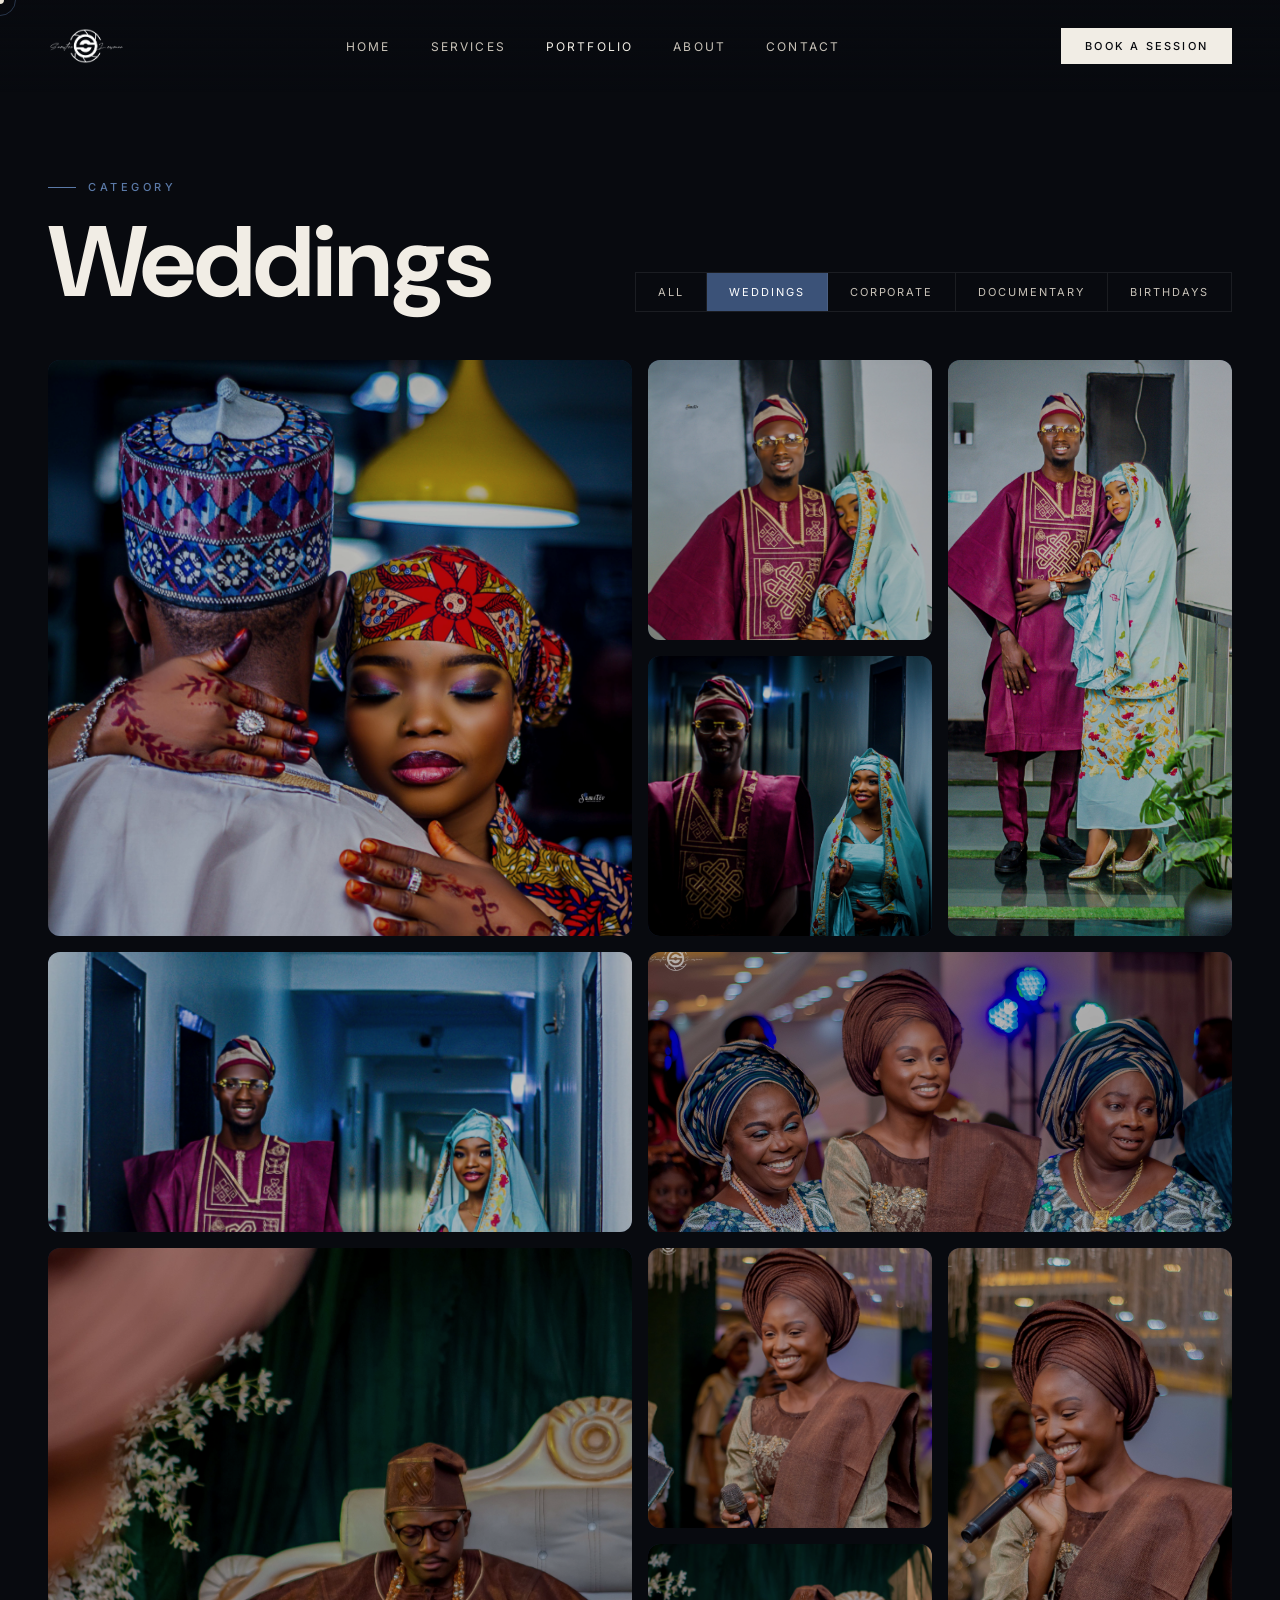
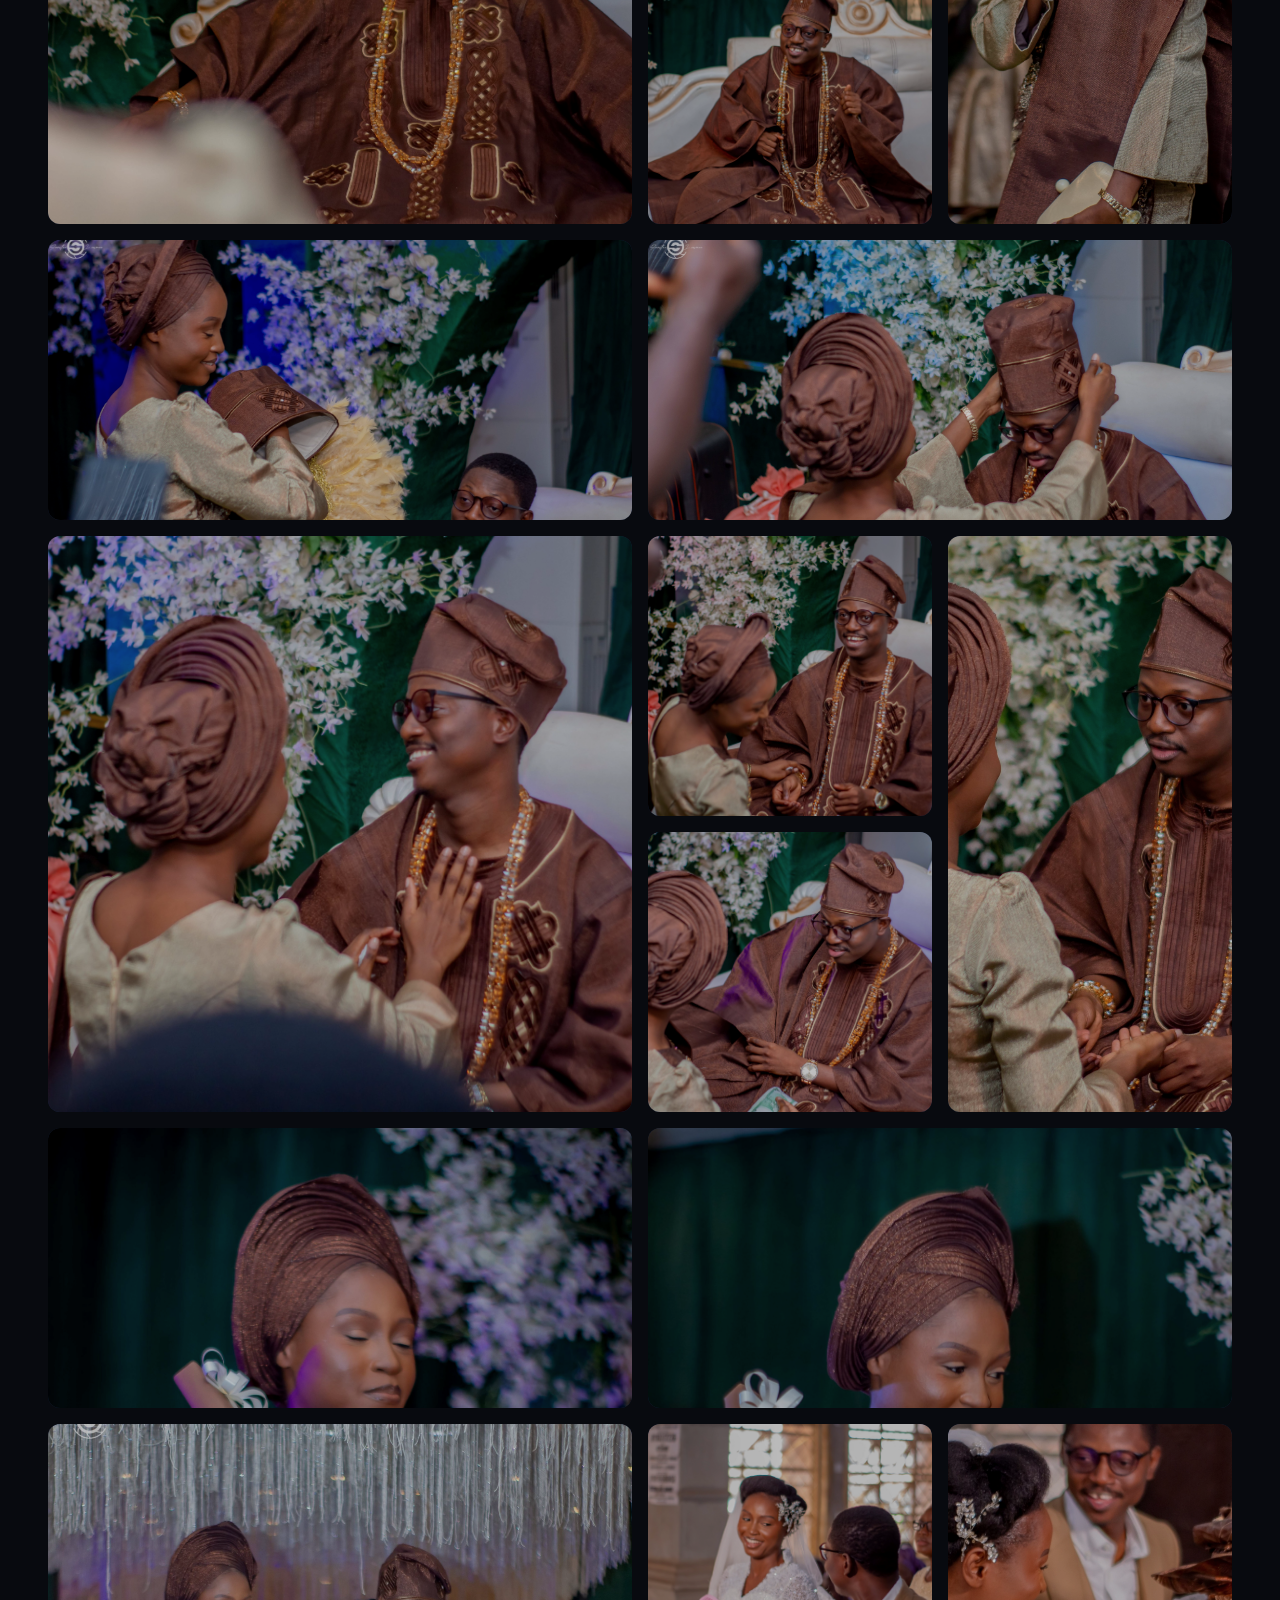
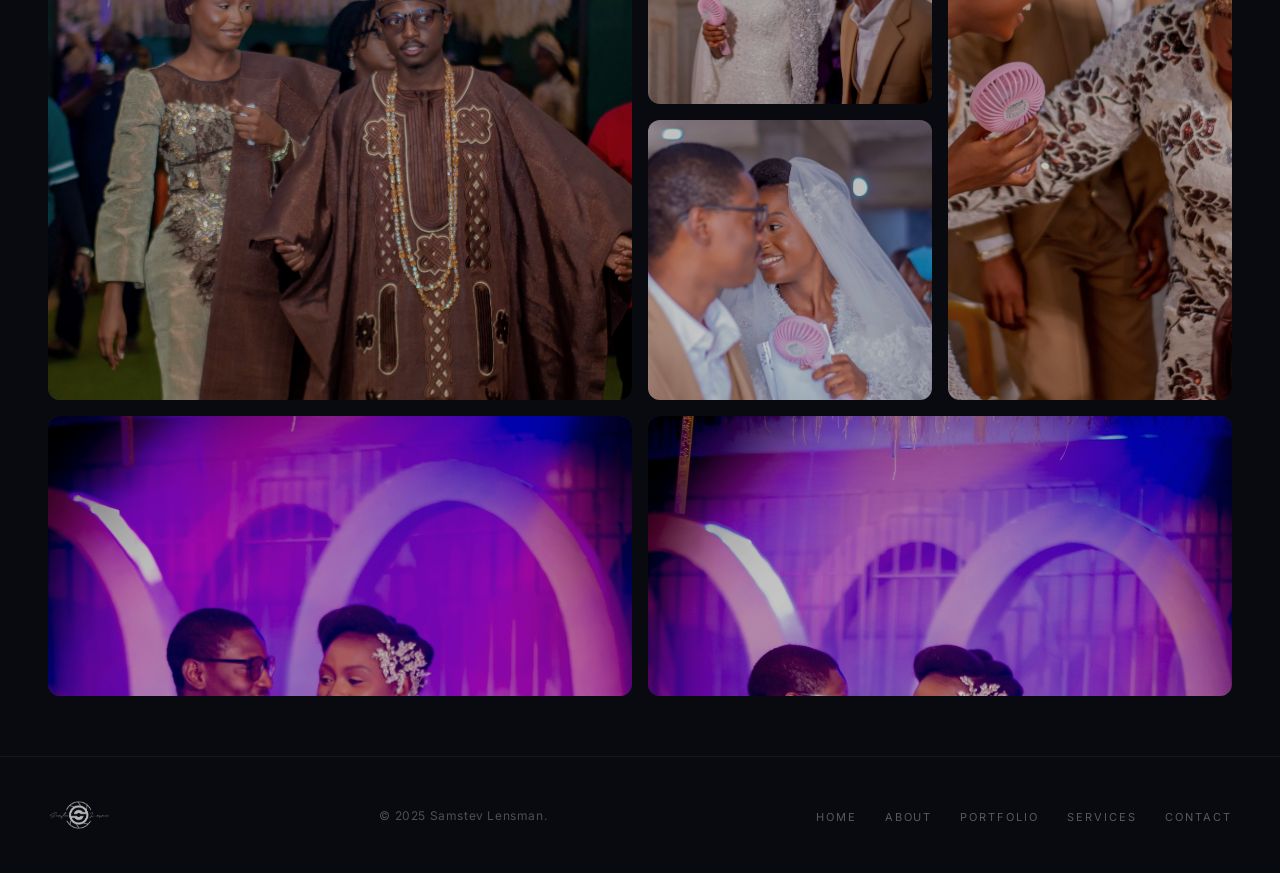
<file: pages/weddings.html>
<!DOCTYPE html>
<html lang="en">
<head>
  <meta charset="UTF-8" />
  <meta name="viewport" content="width=device-width, initial-scale=1.0" />
  <meta name="description" content="Samstev Lensman — Professional photography capturing weddings, corporate events, documentary moments, and milestones." />
  <meta name="keywords" content="photography, lagos photographer, samstev lensman, samuel stephen, wedding photography, documentary photographer, event photography, corporate photography" />
  <meta name="author" content="Samuel Stephen" />
  <meta name="robots" content="index, follow" />
  <meta property="og:title" content="Samstev Lensman | Photography Portfolio" />
  <meta property="og:description" content="Professional photography capturing weddings, corporate events, documentary moments, and milestones." />
  <meta property="og:type" content="website" />
  <meta property="og:url" content="https://samstev.com" />
  <meta property="og:image" content="https://samstev.com/images/logo.png" />
  <meta name="twitter:card" content="summary_large_image" />
  <title>Weddings — Samstev Lensman</title>
  <link rel="preconnect" href="https://fonts.googleapis.com" />
  <link rel="preconnect" href="https://fonts.gstatic.com" crossorigin />
  <link href="https://fonts.googleapis.com/css2?family=DM+Sans:ital,opsz,wght@0,9..40,300;0,9..40,400;0,9..40,500;0,9..40,700;0,9..40,900;1,9..40,300&family=Inter:wght@300;400;500&display=swap" rel="stylesheet" />
  <link rel="stylesheet" href="../style.css" />
  <link rel="stylesheet" href="../css/gallery.css" />
</head>
<body>
  <div class="cursor" id="cursor"></div>
  <div class="cursor-trail" id="cursorTrail"></div>

  <header class="nav" id="nav">
    <a href="../index.html" class="nav__logo">
      <img src="../images/logo.png" alt="Samstev Lensman" />
    </a>
    <nav class="nav__links" id="navLinks">
      <a href="../index.html">Home</a>
      <a href="services.html">Services</a>
      <a href="gallery.html" style="color: var(--off-white);">Portfolio</a>
      <a href="about.html">About</a>
      <a href="contact.html">Contact</a>
    </nav>
    <a href="https://wa.me/2349037733412" class="nav__cta" target="_blank" rel="noopener">Book a Session</a>
    <button class="nav__burger" id="burger" aria-label="Menu"><span></span><span></span></button>
  </header>

  <section class="section" style="padding-top: 180px; padding-bottom: 60px; background: var(--black);">
    <div class="gallery__header">
      <div class="reveal">
        <p class="eyebrow">category</p>
        <h1 class="section__title" style="font-size: clamp(48px, 8vw, 100px);">Weddings</h1>
      </div>
      <div class="gallery__filters reveal" id="filters">
        <button class="filter" data-filter="all" onclick="window.location.href='gallery.html'">All</button>
        <button class="filter active" data-filter="weddings">Weddings</button>
        <button class="filter" data-filter="corporate" onclick="window.location.href='corporate.html'">Corporate</button>
        <button class="filter" data-filter="documentary" onclick="window.location.href='documentary.html'">Documentary</button>
        <button class="filter" data-filter="birthdays" onclick="window.location.href='birthdays.html'">Birthdays</button>
      </div>
    </div>

    <!-- 6 item masonry -->
    <div class="gallery__bento reveal" id="galleryBento" style="margin-top: 48px;">
      <div class="g-cell"><img src="../images/weddings/wedding_001.jpg" alt="Wedding photo wedding_001" loading="lazy" /></div>
      <div class="g-cell"><img src="../images/weddings/wedding_002.jpg" alt="Wedding photo wedding_002" loading="lazy" /></div>
      <div class="g-cell"><img src="../images/weddings/wedding_003.jpg" alt="Wedding photo wedding_003" loading="lazy" /></div>
      <div class="g-cell"><img src="../images/weddings/wedding_004.jpg" alt="Wedding photo wedding_004" loading="lazy" /></div>
      <div class="g-cell"><img src="../images/weddings/wedding_005.jpg" alt="Wedding photo wedding_005" loading="lazy" /></div>
      <div class="g-cell"><img src="../images/weddings/wedding_006.jpg" alt="Wedding photo wedding_006" loading="lazy" /></div>
      <div class="g-cell"><img src="../images/weddings/wedding_007.jpg" alt="Wedding photo wedding_007" loading="lazy" /></div>
      <div class="g-cell"><img src="../images/weddings/wedding_008.jpg" alt="Wedding photo wedding_008" loading="lazy" /></div>
      <div class="g-cell"><img src="../images/weddings/wedding_009.jpg" alt="Wedding photo wedding_009" loading="lazy" /></div>
      <div class="g-cell"><img src="../images/weddings/wedding_010.jpg" alt="Wedding photo wedding_010" loading="lazy" /></div>
      <div class="g-cell"><img src="../images/weddings/wedding_011.jpg" alt="Wedding photo wedding_011" loading="lazy" /></div>
      <div class="g-cell"><img src="../images/weddings/wedding_012.jpg" alt="Wedding photo wedding_012" loading="lazy" /></div>
      <div class="g-cell"><img src="../images/weddings/wedding_013.jpg" alt="Wedding photo wedding_013" loading="lazy" /></div>
      <div class="g-cell"><img src="../images/weddings/wedding_014.jpg" alt="Wedding photo wedding_014" loading="lazy" /></div>
      <div class="g-cell"><img src="../images/weddings/wedding_015.jpg" alt="Wedding photo wedding_015" loading="lazy" /></div>
      <div class="g-cell"><img src="../images/weddings/wedding_016.jpg" alt="Wedding photo wedding_016" loading="lazy" /></div>
      <div class="g-cell"><img src="../images/weddings/wedding_017.jpg" alt="Wedding photo wedding_017" loading="lazy" /></div>
      <div class="g-cell"><img src="../images/weddings/wedding_018.jpg" alt="Wedding photo wedding_018" loading="lazy" /></div>
      <div class="g-cell"><img src="../images/weddings/wedding_019.jpg" alt="Wedding photo wedding_019" loading="lazy" /></div>
      <div class="g-cell"><img src="../images/weddings/wedding_020.jpg" alt="Wedding photo wedding_020" loading="lazy" /></div>
      <div class="g-cell"><img src="../images/weddings/wedding_021.jpg" alt="Wedding photo wedding_021" loading="lazy" /></div>
      <div class="g-cell"><img src="../images/weddings/wedding_022.jpg" alt="Wedding photo wedding_022" loading="lazy" /></div>
      <div class="g-cell"><img src="../images/weddings/wedding_023.jpg" alt="Wedding photo wedding_023" loading="lazy" /></div>
      <div class="g-cell"><img src="../images/weddings/wedding_024.jpg" alt="Wedding photo wedding_024" loading="lazy" /></div>
    </div>
  </section>

  <footer class="footer">
    <div class="footer__logo"><img src="../images/logo.png" alt="Samstev Lensman logo" /></div>
    <p class="footer__copy">© 2025 Samstev Lensman.</p>
    <ul class="footer__nav">
      <li><a href="../index.html">Home</a></li>
      <li><a href="about.html">About</a></li>
      <li><a href="gallery.html">Portfolio</a></li>
      <li><a href="services.html">Services</a></li>
      <li><a href="contact.html">Contact</a></li>
    </ul>
  </footer>
  <script src="../script.js"></script>
</body>
</html>
</file>
<file: style.css>
/* ============================================================
   SAMSTEV LENSMAN — Homepage Stylesheet
   Palette: Off-white · Navy · Slate Blue · Black
   Fonts: DM Sans (display) · Inter (body/UI)
   ============================================================ */

/* ── Reset & Base ─────────────────────────────────────────── */
*,
*::before,
*::after {
  margin: 0;
  padding: 0;
  box-sizing: border-box;
}

:root {
  /* Palette */
  --black: #080a0f;
  --navy: #0d1b2e;
  --navy-mid: #142340;
  --slate: #3b5278;
  --slate-light: #5b7aa8;
  --off-white: #f1ede5;
  --off-white-dim: #c8c2b8;
  --white: #ffffff;

  /* Accent */
  --accent: #5b7aa8;
  /* slate-light — used for highlights */
  --accent-soft: rgba(91, 122, 168, 0.15);

  /* Spacing */
  --gutter: 48px;
  --section-pad: 120px;

  /* Typography */
  --font-display: "DM Sans", sans-serif;
  --font-body: "Inter", sans-serif;

  /* Transitions */
  --ease: cubic-bezier(0.16, 1, 0.3, 1);
}

html,
body {
  max-width: 100vw;
  overflow-x: hidden;
}

html {
  scroll-behavior: smooth;
  font-size: 16px;
}

body {
  background: var(--black);
  color: var(--off-white);
  font-family: var(--font-body);
  cursor: none;
  -webkit-font-smoothing: antialiased;
}

img {
  display: block;
  max-width: 100%;
}

a {
  text-decoration: none;
  color: inherit;
}

/* ── Cursor ───────────────────────────────────────────────── */
.cursor {
  width: 8px;
  height: 8px;
  background: var(--off-white);
  border-radius: 50%;
  position: fixed;
  top: 0;
  left: 0;
  pointer-events: none;
  z-index: 9999;
  transform: translate(-50%, -50%);
  transition:
    width 0.25s var(--ease),
    height 0.25s var(--ease),
    background 0.25s;
  mix-blend-mode: difference;
}

.cursor--hover {
  width: 48px;
  height: 48px;
  background: var(--slate-light);
  mix-blend-mode: normal;
  opacity: 0.35;
}

.cursor-trail {
  width: 32px;
  height: 32px;
  border: 1px solid rgba(91, 122, 168, 0.4);
  border-radius: 50%;
  position: fixed;
  top: 0;
  left: 0;
  pointer-events: none;
  z-index: 9998;
  transform: translate(-50%, -50%);
  transition: transform 0.45s var(--ease);
}

/* ── Shared Typography ────────────────────────────────────── */
.eyebrow {
  display: flex;
  align-items: center;
  gap: 12px;
  font-family: var(--font-body);
  font-size: 11px;
  font-weight: 500;
  letter-spacing: 0.32em;
  text-transform: uppercase;
  color: var(--slate-light);
  margin-bottom: 18px;
}

.eyebrow::before {
  content: "";
  display: block;
  width: 28px;
  height: 1px;
  background: var(--slate-light);
  flex-shrink: 0;
}

.eyebrow-line {
  display: block;
  width: 28px;
  height: 1px;
  background: var(--slate-light);
}

.section__title {
  font-family: var(--font-display);
  font-size: clamp(44px, 6vw, 84px);
  font-weight: 700;
  line-height: 1;
  letter-spacing: -0.02em;
  color: var(--off-white);
}

.section__title em {
  font-style: italic;
  font-weight: 300;
  color: var(--slate-light);
}

/* ── Buttons ──────────────────────────────────────────────── */
.btn {
  display: inline-flex;
  align-items: center;
  gap: 10px;
  font-family: var(--font-body);
  font-size: 12px;
  font-weight: 500;
  letter-spacing: 0.18em;
  text-transform: uppercase;
  padding: 15px 32px;
  border-radius: 8px;
  transition: all 0.3s var(--ease);
  cursor: none;
}

.btn--primary {
  background: var(--off-white);
  color: var(--black);
}

.btn--primary:hover {
  background: var(--slate-light);
  color: var(--white);
  transform: translateY(-2px);
}

.btn--ghost {
  background: transparent;
  color: var(--off-white);
  border: 1px solid rgba(241, 237, 229, 0.3);
}

.btn--ghost:hover {
  border-color: var(--slate-light);
  color: var(--slate-light);
}

.btn--outline {
  background: transparent;
  color: var(--off-white);
  border: 1px solid rgba(241, 237, 229, 0.25);
}

.btn--outline:hover {
  background: var(--off-white);
  color: var(--black);
}

/* ── Section base ─────────────────────────────────────────── */
.section {
  padding: var(--section-pad) var(--gutter);
}

/* ── Scroll Reveal ────────────────────────────────────────── */
.reveal {
  opacity: 0;
  transform: translateY(36px);
  transition:
    opacity 0.85s var(--ease),
    transform 0.85s var(--ease);
}

.reveal.visible {
  opacity: 1;
  transform: translateY(0);
}

[data-delay="1"] {
  transition-delay: 0.12s;
}

[data-delay="2"] {
  transition-delay: 0.24s;
}

[data-delay="3"] {
  transition-delay: 0.36s;
}

/* ============================================================
   NAV
   ============================================================ */
.nav {
  position: fixed;
  top: 0;
  left: 0;
  right: 0;
  z-index: 200;
  display: flex;
  align-items: center;
  justify-content: space-between;
  padding: 24px var(--gutter);
  transition:
    background 0.4s,
    padding 0.4s,
    box-shadow 0.4s,
    transform 0.32s var(--ease);
  will-change: transform;
}

.nav.nav--hidden {
  transform: translateY(-100%);
}

.nav::before {
  content: "";
  position: absolute;
  inset: 0;
  background: linear-gradient(to bottom,
      rgba(8, 10, 15, 0.85) 0%,
      transparent 100%);
  pointer-events: none;
  transition: opacity 0.4s;
  opacity: 1;
}

.nav.scrolled {
  background: rgba(8, 10, 15, 0.95);
  padding: 16px var(--gutter);
  box-shadow: 0 1px 0 rgba(255, 255, 255, 0.04);
  backdrop-filter: blur(12px);
  -webkit-backdrop-filter: blur(12px);
}

.nav.scrolled::before {
  opacity: 0;
}

.nav.menu-open {
  transform: none !important;
  backdrop-filter: none !important;
  -webkit-backdrop-filter: none !important;
}

.nav__logo img {
  height: 44px;
  width: auto;
  /* logo is white-on-black — invert on non-dark bg if needed */
  filter: brightness(1);
  transition: height 0.4s;
  position: relative;
}

.nav.scrolled .nav__logo img {
  height: 36px;
}

.nav__links {
  display: flex;
  align-items: center;
  gap: 40px;
  position: relative;
}

.nav__links a {
  font-family: var(--font-body);
  font-size: 12px;
  font-weight: 400;
  letter-spacing: 0.18em;
  text-transform: uppercase;
  color: var(--off-white-dim);
  transition: color 0.25s;
  position: relative;
}

.nav__links a::after {
  content: "";
  position: absolute;
  bottom: -4px;
  left: 0;
  width: 0;
  height: 1px;
  background: var(--slate-light);
  transition: width 0.3s var(--ease);
}

.nav__links a:hover {
  color: var(--off-white);
}

.nav__links a:hover::after {
  width: 100%;
}

.nav__cta {
  font-family: var(--font-body);
  font-size: 11px;
  font-weight: 500;
  letter-spacing: 0.2em;
  text-transform: uppercase;
  color: var(--black);
  background: var(--off-white);
  padding: 11px 24px;
  transition:
    background 0.3s,
    color 0.3s;
  position: relative;
}

.nav__cta:hover {
  background: var(--slate-light);
  color: var(--white);
}

.nav__burger {
  display: none;
  flex-direction: column;
  gap: 6px;
  background: none;
  border: none;
  cursor: none;
  padding: 4px;
  position: relative;
}

.nav__burger span {
  display: block;
  width: 28px;
  height: 1.5px;
  background: var(--off-white);
  transition:
    transform 0.35s var(--ease),
    opacity 0.3s;
}

.nav__burger.open span:first-child {
  transform: translateY(3.75px) rotate(45deg);
}

.nav__burger.open span:last-child {
  transform: translateY(-3.75px) rotate(-45deg);
}

/* ============================================================
   SERVICES
   ============================================================ */
.services {
  background: var(--navy);
}

.section__header {
  margin-bottom: 64px;
}

.services__grid {
  display: grid;
  grid-template-columns: repeat(4, 1fr);
  gap: 20px;
}

.service-card {
  border: 1px solid rgba(255, 255, 255, 0.07);
  border-radius: 16px;
  padding: 36px 28px 40px;
  position: relative;
  overflow: hidden;
  transition:
    background 0.4s,
    border-color 0.4s;
  cursor: none;
}

.service-card::after {
  content: "";
  position: absolute;
  bottom: 0;
  left: 0;
  right: 0;
  height: 2px;
  background: var(--slate-light);
  transform: scaleX(0);
  transform-origin: left;
  transition: transform 0.4s var(--ease);
}

.service-card:hover {
  background: rgba(59, 82, 120, 0.12);
}

.service-card:hover::after {
  transform: scaleX(1);
}

.service-card__num {
  font-family: var(--font-body);
  font-size: 11px;
  letter-spacing: 0.25em;
  color: var(--slate-light);
  opacity: 0.7;
  margin-bottom: 24px;
}

.service-card__img-wrap {
  overflow: hidden;
  margin-bottom: 24px;
  aspect-ratio: 3 / 4;
  border-radius: 12px;
}

.service-card__img-wrap img {
  width: 100%;
  height: 100%;
  object-fit: cover;
  object-position: center 10%;
  filter: grayscale(35%) brightness(0.75) contrast(1.05);
  transition:
    filter 0.6s var(--ease),
    transform 0.7s var(--ease);
}

.service-card:hover .service-card__img-wrap img {
  filter: grayscale(0%) brightness(0.85) contrast(1.05);
  transform: scale(1.04);
}

.service-card__body h3 {
  font-family: var(--font-display);
  font-size: 20px;
  font-weight: 600;
  color: var(--off-white);
  margin-bottom: 10px;
  letter-spacing: -0.01em;
}

.service-card__body p {
  font-family: var(--font-body);
  font-size: 13px;
  font-weight: 300;
  line-height: 1.75;
  color: var(--off-white-dim);
  opacity: 0.7;
  margin-bottom: 20px;
}

.card-link {
  font-family: var(--font-body);
  font-size: 11px;
  font-weight: 500;
  letter-spacing: 0.2em;
  text-transform: uppercase;
  color: var(--slate-light);
  display: inline-flex;
  align-items: center;
  gap: 6px;
  transition: gap 0.3s;
}

.card-link:hover {
  gap: 12px;
}

/* ============================================================
   ABOUT
   ============================================================ */
.about {
  display: grid;
  grid-template-columns: 1fr 1fr;
  min-height: 620px;
  background: var(--navy);
}

.about__img-col {
  position: relative;
  overflow: hidden;
}

.about__img {
  width: 100%;
  height: 100%;
  object-fit: cover;
  object-position: center top;
  filter: brightness(0.7) contrast(1.05) saturate(0.85);
  transition: transform 0.9s var(--ease);
}

.about:hover .about__img {
  transform: scale(1.03);
}

.about__img-overlay {
  position: absolute;
  inset: 0;
  background: linear-gradient(to right, transparent 55%, var(--navy) 100%);
}

.about__img-caption {
  position: absolute;
  bottom: 24px;
  left: 24px;
  font-family: var(--font-body);
  font-size: 10px;
  letter-spacing: 0.25em;
  text-transform: uppercase;
  color: rgba(241, 237, 229, 0.35);
}

.about__text-col {
  padding: 80px 60px;
  display: flex;
  flex-direction: column;
  justify-content: center;
}

.about__body {
  font-family: var(--font-body);
  font-size: 15px;
  font-weight: 300;
  line-height: 1.85;
  color: rgba(241, 237, 229, 0.6);
  margin-top: 24px;
  margin-bottom: 8px;
}

.about__body:last-of-type {
  margin-bottom: 36px;
}

.about__body strong {
  font-weight: 500;
  color: var(--off-white);
}

/* ============================================================
   STATS BAR
   ============================================================ */
.stats-bar {
  display: grid;
  grid-template-columns: repeat(4, 1fr);
  background: var(--navy-mid);
  border-top: 1px solid rgba(91, 122, 168, 0.15);
  border-bottom: 1px solid rgba(91, 122, 168, 0.15);
}

.stats-bar__item {
  padding: 52px 40px;
  text-align: center;
  border-right: 1px solid rgba(91, 122, 168, 0.12);
  position: relative;
}

.stats-bar__item:last-child {
  border-right: none;
}

.snum {
  font-family: var(--font-display);
  font-size: 64px;
  font-weight: 700;
  color: var(--off-white);
  line-height: 1;
  letter-spacing: -0.03em;
}

.ssfx {
  font-family: var(--font-display);
  font-size: 36px;
  font-weight: 300;
  color: var(--slate-light);
}

.slabel {
  display: block;
  font-family: var(--font-body);
  font-size: 10px;
  font-weight: 400;
  letter-spacing: 0.28em;
  text-transform: uppercase;
  color: rgba(241, 237, 229, 0.3);
  margin-top: 10px;
}

/* ============================================================
   TESTIMONIAL
   ============================================================ */
.testimonial {
  padding: var(--section-pad) var(--gutter);
  background: var(--black);
  text-align: center;
}

.testimonial__quote {
  font-family: var(--font-display);
  font-style: italic;
  font-size: clamp(20px, 2.8vw, 32px);
  font-weight: 300;
  line-height: 1.6;
  color: var(--off-white);
  max-width: 800px;
  margin: 32px auto 24px;
  opacity: 0.85;
}

.testimonial__author {
  font-family: var(--font-body);
  font-size: 11px;
  letter-spacing: 0.28em;
  text-transform: uppercase;
  color: var(--slate-light);
}

/* ============================================================
   CONTACT CTA
   ============================================================ */
.contact-cta {
  position: relative;
  padding: 160px var(--gutter);
  background: var(--navy);
  overflow: hidden;
  text-align: center;
}

.contact-cta__bg-text {
  position: absolute;
  top: 50%;
  left: 50%;
  transform: translate(-50%, -50%);
  font-family: var(--font-display);
  font-size: clamp(80px, 14vw, 200px);
  font-weight: 900;
  letter-spacing: 0.06em;
  color: rgba(241, 237, 229, 0.025);
  white-space: nowrap;
  pointer-events: none;
  user-select: none;
}

.contact-cta__content {
  position: relative;
}

.contact-cta__content .section__title {
  margin-top: 10px;
  margin-bottom: 40px;
}

.contact-cta__socials {
  display: flex;
  justify-content: center;
  align-items: center;
  flex-wrap: wrap;
  gap: 32px;
  margin-top: 56px;
  padding-top: 40px;
  border-top: 1px solid rgba(91, 122, 168, 0.15);
}

.contact-cta__socials a {
  font-family: var(--font-body);
  font-size: 11px;
  letter-spacing: 0.22em;
  text-transform: uppercase;
  color: rgba(241, 237, 229, 0.4);
  transition: color 0.25s;
}

.contact-cta__socials a:hover {
  color: var(--off-white);
}

/* ============================================================
   FOOTER
   ============================================================ */
.footer {
  background: var(--black);
  border-top: 1px solid rgba(255, 255, 255, 0.05);
  padding: 40px var(--gutter);
  display: flex;
  align-items: center;
  justify-content: space-between;
  flex-wrap: wrap;
  gap: 20px;
}

.footer__logo img {
  height: 36px;
  width: auto;
  opacity: 0.7;
  transition: opacity 0.3s;
}

.footer__logo img:hover {
  opacity: 1;
}

.footer__copy {
  font-family: var(--font-body);
  font-size: 12px;
  color: rgba(241, 237, 229, 0.3);
  letter-spacing: 0.05em;
}

.footer__nav {
  display: flex;
  gap: 20px 28px;
  flex-wrap: wrap;
  justify-content: center;
  list-style: none;
}

.footer__nav a {
  font-family: var(--font-body);
  font-size: 11px;
  letter-spacing: 0.18em;
  text-transform: uppercase;
  color: rgba(241, 237, 229, 0.35);
  transition: color 0.25s;
}

.footer__nav a:hover {
  color: var(--off-white);
}

/* ============================================================
   RESPONSIVE
   ============================================================ */
@media (max-width: 1024px) {
  :root {
    --gutter: 32px;
    --section-pad: 90px;
  }

  .services__grid {
    grid-template-columns: 1fr 1fr;
    gap: 16px;
  }
}

@media (max-width: 768px) {
  :root {
    --gutter: 20px;
    --section-pad: 70px;
  }

  /* Nav */
  .nav__links {
    position: fixed;
    top: 0;
    left: 0;
    right: 0;
    bottom: 0;
    background: rgba(8, 10, 15, 0.97);
    flex-direction: column;
    justify-content: center;
    align-items: center;
    gap: 36px;
    transform: translateX(100%);
    transition: transform 0.5s var(--ease);
    backdrop-filter: blur(20px);
    overflow: hidden;
    overscroll-behavior: none;
    touch-action: none;
  }

  .nav__links.open {
    transform: translateX(0);
  }

  .nav__links a {
    font-size: 16px;
    letter-spacing: 0.15em;
  }

  .nav__cta {
    display: none;
  }

  .nav__burger {
    display: flex;
    z-index: 201;
  }

  /* Services */

  /* Services */
  .services__grid {
    grid-template-columns: 1fr;
  }

  /* About */
  .about {
    grid-template-columns: 1fr;
  }

  .about__img-col {
    height: 380px;
  }

  .about__text-col {
    padding: 56px var(--gutter);
  }

  /* Stats */
  .stats-bar {
    grid-template-columns: 1fr 1fr;
  }

  .stats-bar__item {
    padding: 36px 20px;
  }

  .snum {
    font-size: 44px;
  }

  /* Footer */
  .footer {
    flex-direction: column;
    align-items: flex-start;
    gap: 16px;
  }
}

/* ── Extra small screens (phones < 480px) ────────────────── */
@media (max-width: 480px) {
  :root {
    --gutter: 16px;
    --section-pad: 56px;
  }

  .services__grid {
    grid-template-columns: 1fr;
  }
}
</file>
<file: css/hero.css>
/* ============================================================
   HERO
   ============================================================ */
.hero {
  position: relative;
  width: 100%;
  height: 100vh;
  min-height: 680px;
  overflow: hidden;
}

/* Image */
.hero__media {
  position: absolute;
  inset: 0;
}

.hero__img {
  width: 100%;
  height: 100%;
  background: url("../images/samstev.jpg") no-repeat center 20%;
  background-size: cover;
  filter: brightness(0.62) contrast(1.06) saturate(0.9);
  transform: scale(1.05);
  animation: heroZoom 14s var(--ease) forwards;
  /* Slight navy tint via mix-blend-mode handled by overlays */
}

@keyframes heroZoom {
  from {
    transform: scale(1.05);
  }
  to {
    transform: scale(1);
  }
}

/* Film grain overlay */
.hero__grain {
  position: absolute;
  inset: 0;
  background-image: url("data:image/svg+xml,%3Csvg viewBox='0 0 512 512' xmlns='http://www.w3.org/2000/svg'%3E%3Cfilter id='noise'%3E%3CfeTurbulence type='fractalNoise' baseFrequency='0.9' numOctaves='4' stitchTiles='stitch'/%3E%3C/filter%3E%3Crect width='100%25' height='100%25' filter='url(%23noise)' opacity='0.04'/%3E%3C/svg%3E");
  background-size: 200px;
  opacity: 0.35;
  pointer-events: none;
  mix-blend-mode: overlay;
}

/* Navy color cast over the image */
.hero__overlay-top {
  position: absolute;
  inset: 0;
  background: rgba(13, 27, 46, 0.28);
  pointer-events: none;
}

/* Strong gradient from bottom — type lives here */
.hero__overlay-bottom {
  position: absolute;
  bottom: 0;
  left: 0;
  right: 0;
  height: 75%;
  background: linear-gradient(
    to top,
    rgba(8, 10, 15, 1) 0%,
    rgba(8, 10, 15, 0.78) 35%,
    rgba(13, 27, 46, 0.3) 65%,
    transparent 100%
  );
  pointer-events: none;
}

/* Left edge vignette */
.hero__overlay-side {
  position: absolute;
  inset: 0;
  background: linear-gradient(
    to right,
    rgba(8, 10, 15, 0.45) 0%,
    transparent 45%
  );
  pointer-events: none;
}

/* Hero content — bottom anchored, bounded by nav at top */
.hero__content {
  position: absolute;
  top: 0;
  bottom: 80px;
  left: var(--gutter);
  right: var(--gutter);
  padding-top: 110px; /* clear fixed nav (≈88px) + buffer */
  display: flex;
  flex-direction: row;
  align-items: flex-end;
  justify-content: space-between;
  gap: 48px;
  opacity: 0;
  animation: contentIn 1.1s var(--ease) 0.3s forwards;
}

@keyframes contentIn {
  from {
    opacity: 0;
    transform: translateY(40px);
  }
  to {
    opacity: 1;
    transform: translateY(0);
  }
}

.hero__eyebrow {
  font-family: var(--font-body);
  font-size: 11px;
  letter-spacing: 0.3em;
  text-transform: uppercase;
  color: var(--slate-light);
  margin-bottom: 20px;
  display: flex;
  align-items: center;
  gap: 12px;
}

/* Headline */
.hero__headline {
  font-family: var(--font-display);
  font-size: clamp(40px, 6vw, 92px);
  font-weight: 700;
  line-height: 1;
  letter-spacing: -0.025em;
  color: var(--off-white);
  display: flex;
  flex-direction: column;
  gap: 0;
}

.h-line {
  display: block;
  opacity: 0;
  transform: translateY(32px);
  animation: lineIn 0.9s var(--ease) forwards;
}
.h-line[data-index="0"] {
  animation-delay: 0.5s;
}
.h-line[data-index="1"] {
  animation-delay: 0.65s;
}
.h-line[data-index="2"] {
  animation-delay: 0.8s;
}
.h-line[data-index="3"] {
  animation-delay: 0.95s;
}

@keyframes lineIn {
  from {
    opacity: 0;
    transform: translateY(32px);
  }
  to {
    opacity: 1;
    transform: translateY(0);
  }
}

.h-line--accent {
  color: var(--slate-light);
  font-weight: 300;
  font-style: italic;
}

.h-line--outline {
  -webkit-text-stroke: 1px rgba(241, 237, 229, 0.35);
  color: transparent;
}

/* Left column: eyebrow + headline + actions */
.hero__left {
  display: flex;
  flex-direction: column;
  justify-content: flex-end;
  flex: 1 1 auto;
  min-width: 0;
}

/* Right column: sub text + stats */
.hero__right {
  display: flex;
  flex-direction: column;
  justify-content: flex-end;
  align-items: flex-end;
  gap: 20px;
  flex-shrink: 0;
  max-width: 300px;
  padding-bottom: 140px; /* lifts above rotating badge (bottom: 90px + 120px height) */
}

.hero__sub {
  font-family: var(--font-body);
  font-size: 13px;
  font-weight: 300;
  line-height: 1.8;
  color: rgba(241, 237, 229, 0.5);
  text-align: right;
  max-width: 280px;
}

.hero__actions {
  display: flex;
  align-items: center;
  gap: 14px;
  flex-wrap: wrap;
  margin-top: 28px;
}

/* Stats */
.hero__stats {
  display: flex;
  gap: 24px;
  padding-top: 20px;
  border-top: 1px solid rgba(255, 255, 255, 0.08);
  width: 100%;
  justify-content: flex-end;
}

.hero__stat {
}
.hero__stat .stat-num {
  font-family: var(--font-display);
  font-size: 36px;
  font-weight: 700;
  color: var(--off-white);
  line-height: 1;
}
.hero__stat .stat-suffix {
  font-family: var(--font-display);
  font-size: 22px;
  font-weight: 300;
  color: var(--slate-light);
}
.hero__stat .stat-label {
  display: block;
  font-family: var(--font-body);
  font-size: 10px;
  letter-spacing: 0.22em;
  text-transform: uppercase;
  color: rgba(241, 237, 229, 0.35);
  margin-top: 6px;
}

/* Rotating badge */
.hero__badge {
  position: absolute;
  bottom: 90px;
  right: var(--gutter);
  width: 120px;
  height: 120px;
  display: flex;
  align-items: center;
  justify-content: center;
  cursor: none;
  opacity: 0;
  animation: contentIn 1s var(--ease) 1.2s forwards;
}

.badge__ring {
  position: absolute;
  inset: 0;
  animation: spin 14s linear infinite;
}

@keyframes spin {
  from {
    transform: rotate(0deg);
  }
  to {
    transform: rotate(360deg);
  }
}

.badge__arrow {
  width: 42px;
  height: 42px;
  background: var(--slate-light);
  color: var(--white);
  border-radius: 50%;
  display: flex;
  align-items: center;
  justify-content: center;
  transition:
    transform 0.4s var(--ease),
    background 0.3s;
}

.hero__badge:hover .badge__arrow {
  transform: rotate(45deg) scale(1.1);
  background: var(--off-white);
  color: var(--black);
}

/* Side label */
.hero__side-label {
  position: absolute;
  right: 28px;
  top: 50%;
  transform: translateY(-50%) rotate(90deg);
  transform-origin: center;
  font-family: var(--font-body);
  font-size: 10px;
  letter-spacing: 0.28em;
  text-transform: uppercase;
  color: rgba(241, 237, 229, 0.25);
  white-space: nowrap;
}

/* Scroll cue */
.hero__scroll {
  position: absolute;
  bottom: 36px;
  left: 50%;
  transform: translateX(-50%);
  display: flex;
  flex-direction: column;
  align-items: center;
  gap: 10px;
  opacity: 0;
  animation: fadeUp 1s var(--ease) 1.8s forwards;
}

@keyframes fadeUp {
  from {
    opacity: 0;
    transform: translateX(-50%) translateY(10px);
  }
  to {
    opacity: 1;
    transform: translateX(-50%) translateY(0);
  }
}

.scroll__line {
  width: 1px;
  height: 48px;
  background: linear-gradient(to bottom, var(--slate-light), transparent);
  animation: scrollPulse 2.2s ease-in-out infinite;
}

@keyframes scrollPulse {
  0%,
  100% {
    opacity: 0.35;
    transform: scaleY(1);
  }
  50% {
    opacity: 1;
    transform: scaleY(1.08);
  }
}

.hero__scroll span {
  font-family: var(--font-body);
  font-size: 9px;
  letter-spacing: 0.35em;
  text-transform: uppercase;
  color: rgba(241, 237, 229, 0.3);
}

/* ============================================================
   MARQUEE
   ============================================================ */
.marquee {
  overflow: hidden;
  background: var(--navy);
  border-top: 1px solid rgba(91, 122, 168, 0.2);
  border-bottom: 1px solid rgba(91, 122, 168, 0.2);
  padding: 14px 0;
  white-space: nowrap;
}

.marquee__track {
  display: inline-flex;
  align-items: center;
  gap: 0;
  animation: marqueeScroll 24s linear infinite;
}

@keyframes marqueeScroll {
  from {
    transform: translateX(0);
  }
  to {
    transform: translateX(-50%);
  }
}

.marquee__track span {
  font-family: var(--font-display);
  font-size: 13px;
  font-weight: 500;
  letter-spacing: 0.22em;
  text-transform: uppercase;
  color: var(--off-white-dim);
  padding: 0 28px;
}

.marquee__track .sep {
  color: var(--slate-light);
  padding: 0;
  font-size: 14px;
  font-weight: 300;
}

/* ============================================================
   RESPONSIVE
   ============================================================ */
@media (max-width: 1024px) {
  .hero__headline {
    font-size: clamp(36px, 5.5vw, 72px);
  }
}

@media (max-width: 768px) {
  .hero {
    min-height: 100svh;
  }
  .hero__img {
    background-position: center center;
  }
  .hero__content {
    left: var(--gutter);
    right: var(--gutter);
    bottom: 56px;
    flex-direction: column;
    align-items: flex-start;
    gap: 24px;
  }
  .hero__headline {
    font-size: clamp(30px, 7.5vw, 56px);
  }
  .hero__left {
    width: 100%;
  }
  .hero__right {
    width: 100%;
    max-width: 100%;
    align-items: flex-start;
  }
  .hero__sub {
    font-size: 13px;
    max-width: 100%;
    text-align: left;
  }
  .hero__stats {
    gap: 20px;
    flex-wrap: wrap;
    justify-content: flex-start;
  }
  .hero__stat .stat-num {
    font-size: 26px;
  }
}

@media (max-width: 480px) {
  .hero__headline {
    font-size: clamp(30px, 11vw, 56px);
    line-height: 1;
  }

  .hero__content {
    bottom: 56px;
  }

  .hero__stats {
    gap: 14px;
  }

  .hero__stat .stat-num {
    font-size: 22px;
  }

  .hero__actions .btn {
    padding: 12px 22px;
    font-size: 11px;
  }
}
</file>
<file: css/gallery.css>
/* ============================================================
   GALLERY
   ============================================================ */
.gallery {
  background: var(--black);
}

.gallery__header {
  display: flex;
  align-items: flex-end;
  justify-content: space-between;
  margin-bottom: 48px;
  flex-wrap: wrap;
  gap: 24px;
}

.gallery__filters {
  display: flex;
  gap: 0;
  border: 1px solid rgba(255, 255, 255, 0.08);
}

.filter {
  font-family: var(--font-body);
  font-size: 11px;
  font-weight: 400;
  letter-spacing: 0.18em;
  text-transform: uppercase;
  color: var(--off-white-dim);
  background: transparent;
  border: none;
  border-right: 1px solid rgba(255, 255, 255, 0.08);
  padding: 12px 22px;
  cursor: none;
  transition:
    background 0.25s,
    color 0.25s;
}

.filter:last-child {
  border-right: none;
}

.filter:hover,
.filter.active {
  background: var(--slate);
  color: var(--white);
}

/* Bento layout */
.gallery__bento {
  display: grid;
  grid-template-columns: repeat(4, 1fr);
  grid-auto-rows: 280px;
  gap: 16px;
}

.g-cell {
  position: relative;
  overflow: hidden;
  background: var(--navy-mid);
  cursor: none;
  border-radius: 12px;
}

.g-cell img {
  width: 100%;
  height: 100%;
  object-fit: cover;
  object-position: center 10%;
  display: block;
  filter: brightness(0.78) contrast(1.04) saturate(0.85);
  transition:
    filter 0.6s var(--ease),
    transform 0.7s var(--ease);
}

.g-cell:hover img {
  filter: brightness(0.95) contrast(1.05) saturate(1.05);
  transform: scale(1.05);
}

.g-label {
  position: absolute;
  bottom: 0;
  left: 0;
  right: 0;
  padding: 24px 14px 14px;
  background: linear-gradient(to top,
      rgba(8, 10, 15, 0.85) 0%,
      transparent 100%);
  font-family: var(--font-body);
  font-size: 10px;
  letter-spacing: 0.22em;
  text-transform: uppercase;
  color: rgba(241, 237, 229, 0.55);
  opacity: 0;
  transform: translateY(6px);
  transition:
    opacity 0.3s,
    transform 0.3s;
}

.g-cell:hover .g-label {
  opacity: 1;
  transform: translateY(0);
}

/* Bento slots & Arrange for perfect mixed interlocking grid */
.g-cell {
  height: 100%;
}

/* Desktop: 4 columns. Total items: 6. Fits perfectly without gaps.
   Row 1-2: [1: 2x2], [2: 1x1], [3: 1x2] (right)
   Row 2:   [1: cont], [4: 1x1], [3: cont]
   Row 3:   [5: 2x1], [6: 2x1] */
.g-cell:nth-child(6n + 1) {
  grid-column: span 2;
  grid-row: span 2;
}

.g-cell:nth-child(6n + 2) {
  grid-column: span 1;
  grid-row: span 1;
}

.g-cell:nth-child(6n + 3) {
  grid-column: span 1;
  grid-row: span 2;
}

.g-cell:nth-child(6n + 4) {
  grid-column: span 1;
  grid-row: span 1;
}

.g-cell:nth-child(6n + 5) {
  grid-column: span 2;
  grid-row: span 1;
}

.g-cell:nth-child(6n + 6) {
  grid-column: span 2;
  grid-row: span 1;
}

.gallery__more {
  margin-top: 44px;
  display: flex;
  justify-content: center;
}

/* ============================================================
   RESPONSIVE
   ============================================================ */
@media (max-width: 1024px) {
  .gallery__bento {
    grid-template-columns: repeat(2, 1fr);
    grid-auto-rows: 240px;
  }

  .g-cell:nth-child(6n + 1) {
    grid-column: span 2;
    grid-row: span 2;
  }

  .g-cell:nth-child(6n + 2),
  .g-cell:nth-child(6n + 3),
  .g-cell:nth-child(6n + 5),
  .g-cell:nth-child(6n + 6) {
    grid-column: span 1;
    grid-row: span 1;
  }

  .g-cell:nth-child(6n + 4) {
    grid-column: span 2;
    grid-row: span 1;
  }
}

@media (max-width: 768px) {
  .gallery__header {
    flex-direction: column;
    align-items: flex-start;
    gap: 16px;
  }

  .gallery__filters {
    width: calc(100% + (2 * var(--gutter)));
    margin-left: calc(-1 * var(--gutter));
    padding: 0 var(--gutter) 8px;
    display: flex;
    flex-wrap: nowrap;
    overflow-x: auto;
    -webkit-overflow-scrolling: touch;
    scrollbar-width: none;
  }

  .gallery__filters::-webkit-scrollbar {
    display: none;
  }

  .filter {
    white-space: nowrap;
  }

  .gallery__bento {
    grid-template-columns: minmax(0, 1fr);
    width: 95%;
    margin-left: auto;
    margin-right: auto;
    grid-auto-rows: 320px;
    gap: 12px;
  }

  .g-cell,
  .g-cell:nth-child(n) {
    grid-column: 1 / -1 !important;
    grid-row: auto !important;
  }
}

@media (max-width: 480px) {
  .gallery__bento {
    grid-template-columns: 1fr;
    width: 95%;
    margin-left: auto;
    margin-right: auto;
    gap: 8px;
  }

  .g-cell {
    width: 100%;
  }

  .g-cell:nth-child(n) {
    grid-column: span 1;
    aspect-ratio: 4/3;
  }

  /* Mobile safety: ensure the bento and images never overflow viewport */
  .gallery__bento {
    width: 100%;
    max-width: 100%;
    padding: 0 12px;
    box-sizing: border-box;
    overflow-x: hidden;
  }

  .g-cell {
    box-sizing: border-box;
    max-width: 100%;
    overflow: hidden;
    border-radius: 10px;
  }

  .g-cell img {
    display: block;
    width: 100%;
    height: 100%;
    max-width: 100%;
    object-fit: cover;
  }
}
</file>
